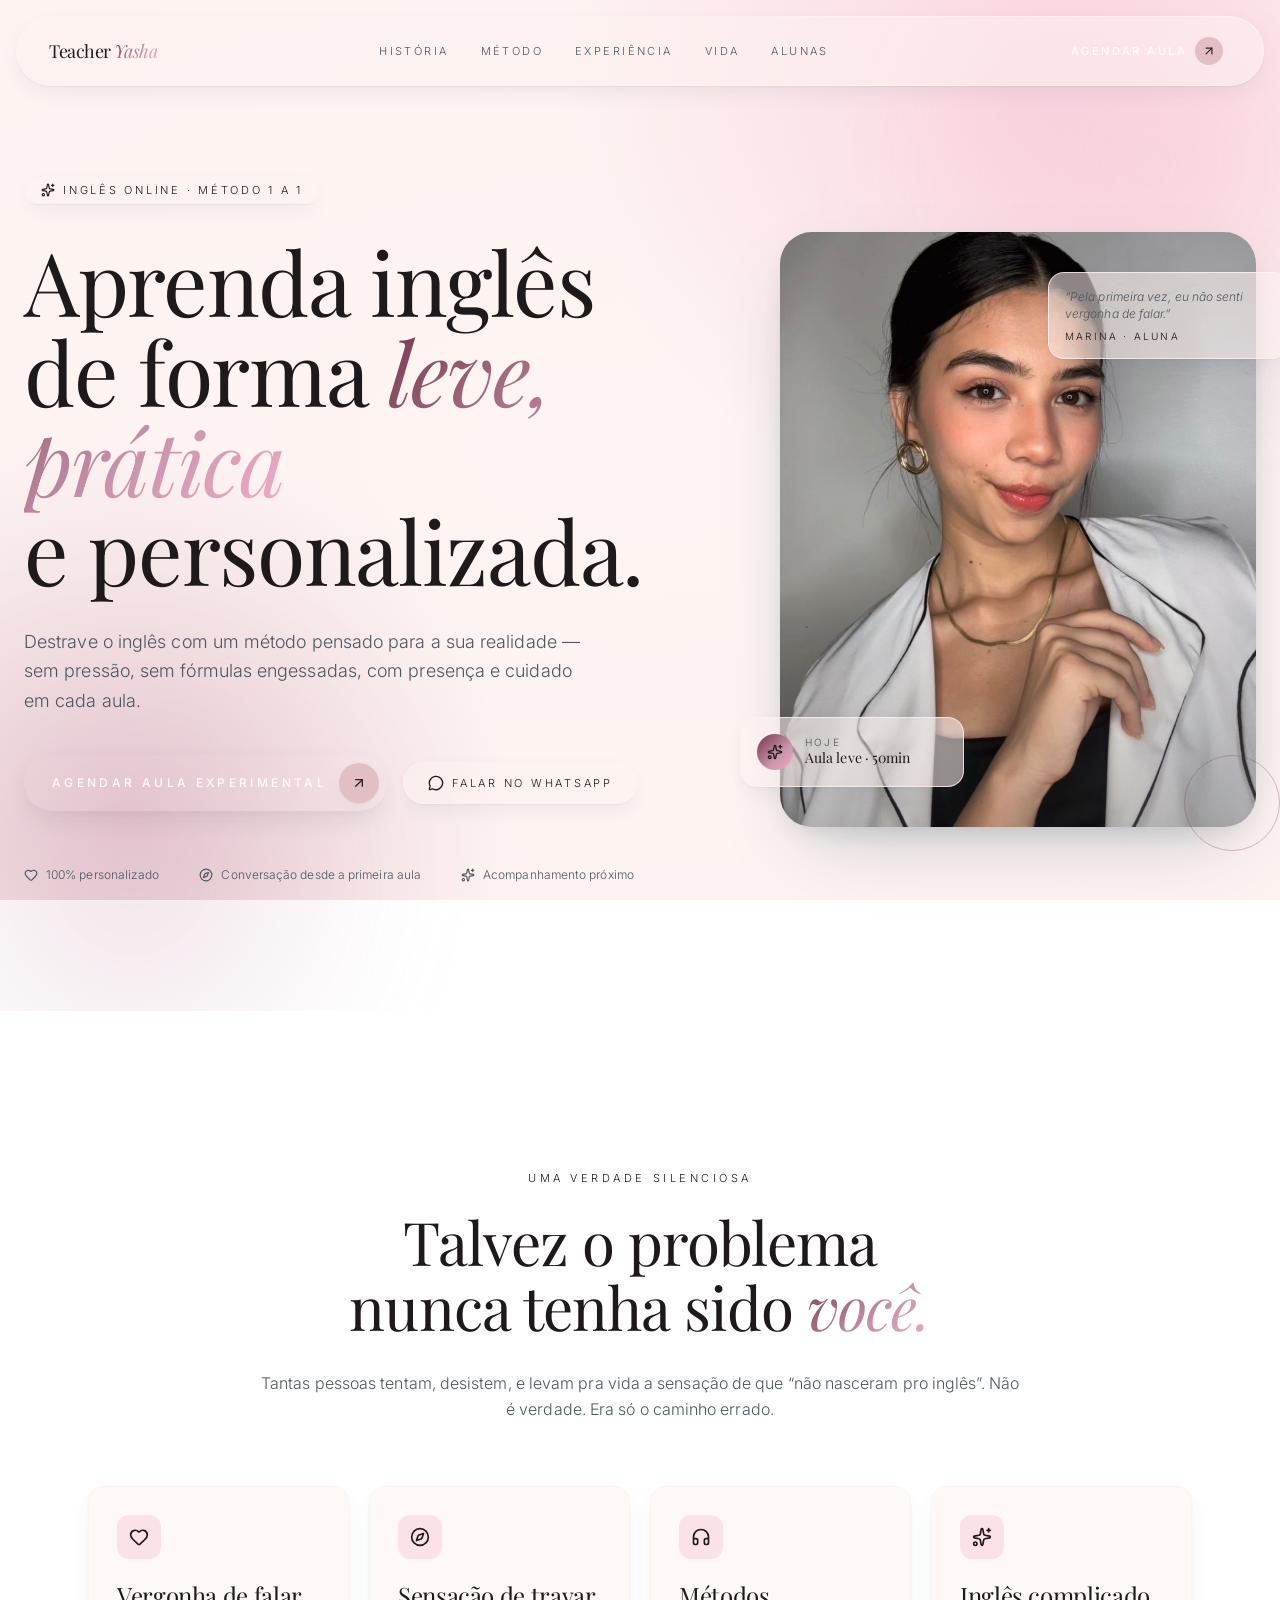
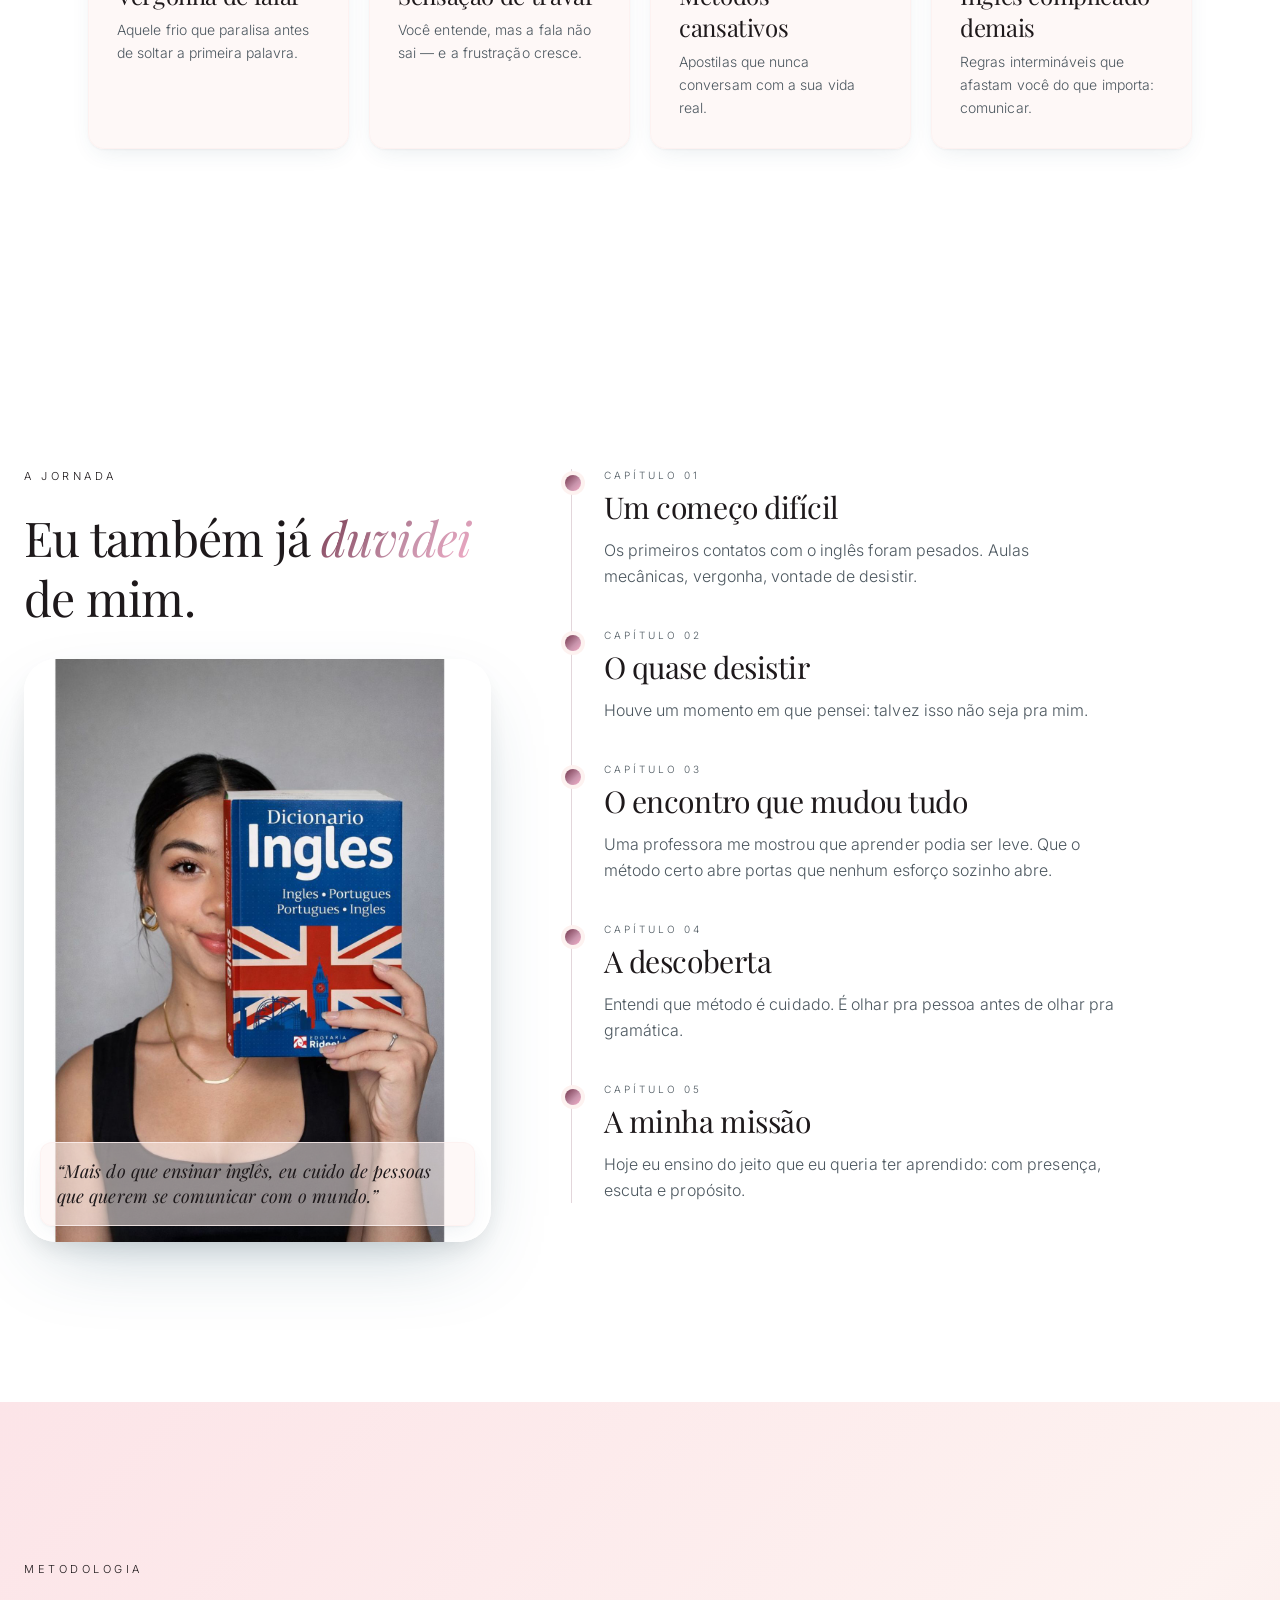
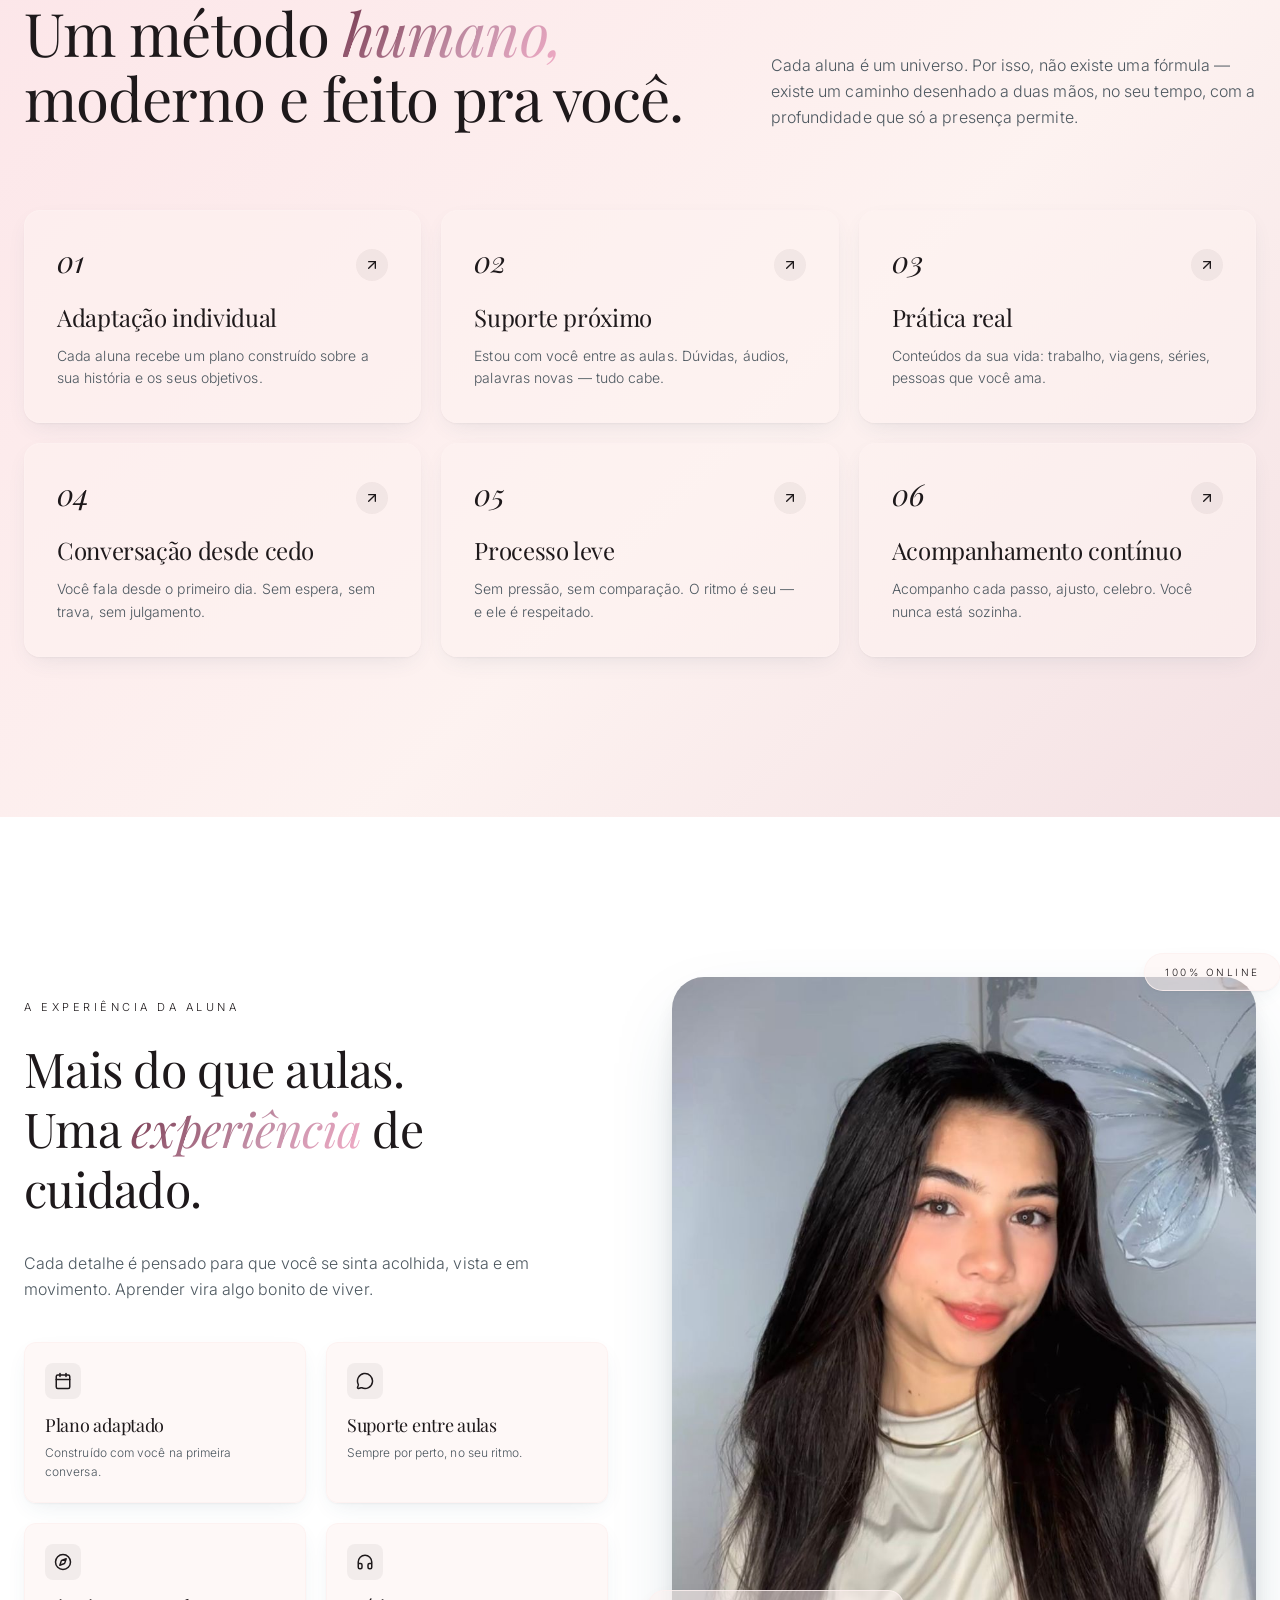
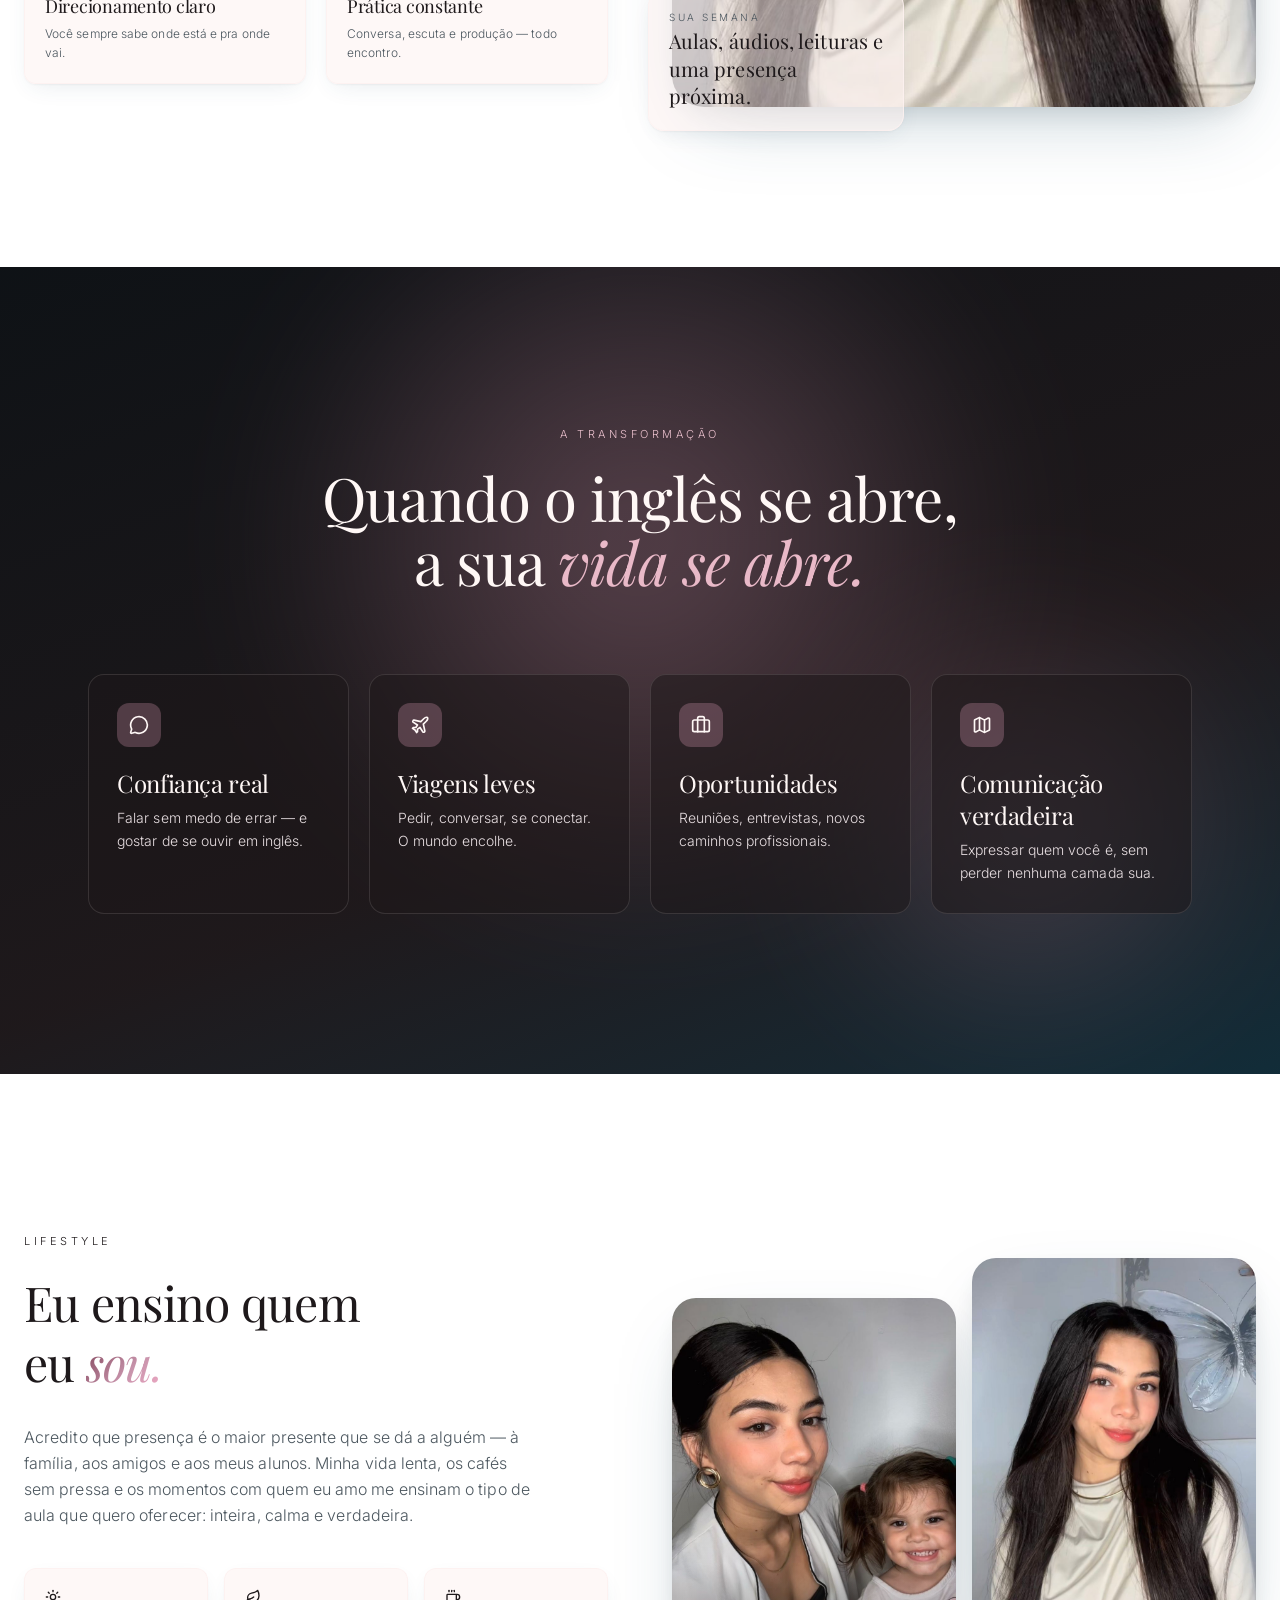
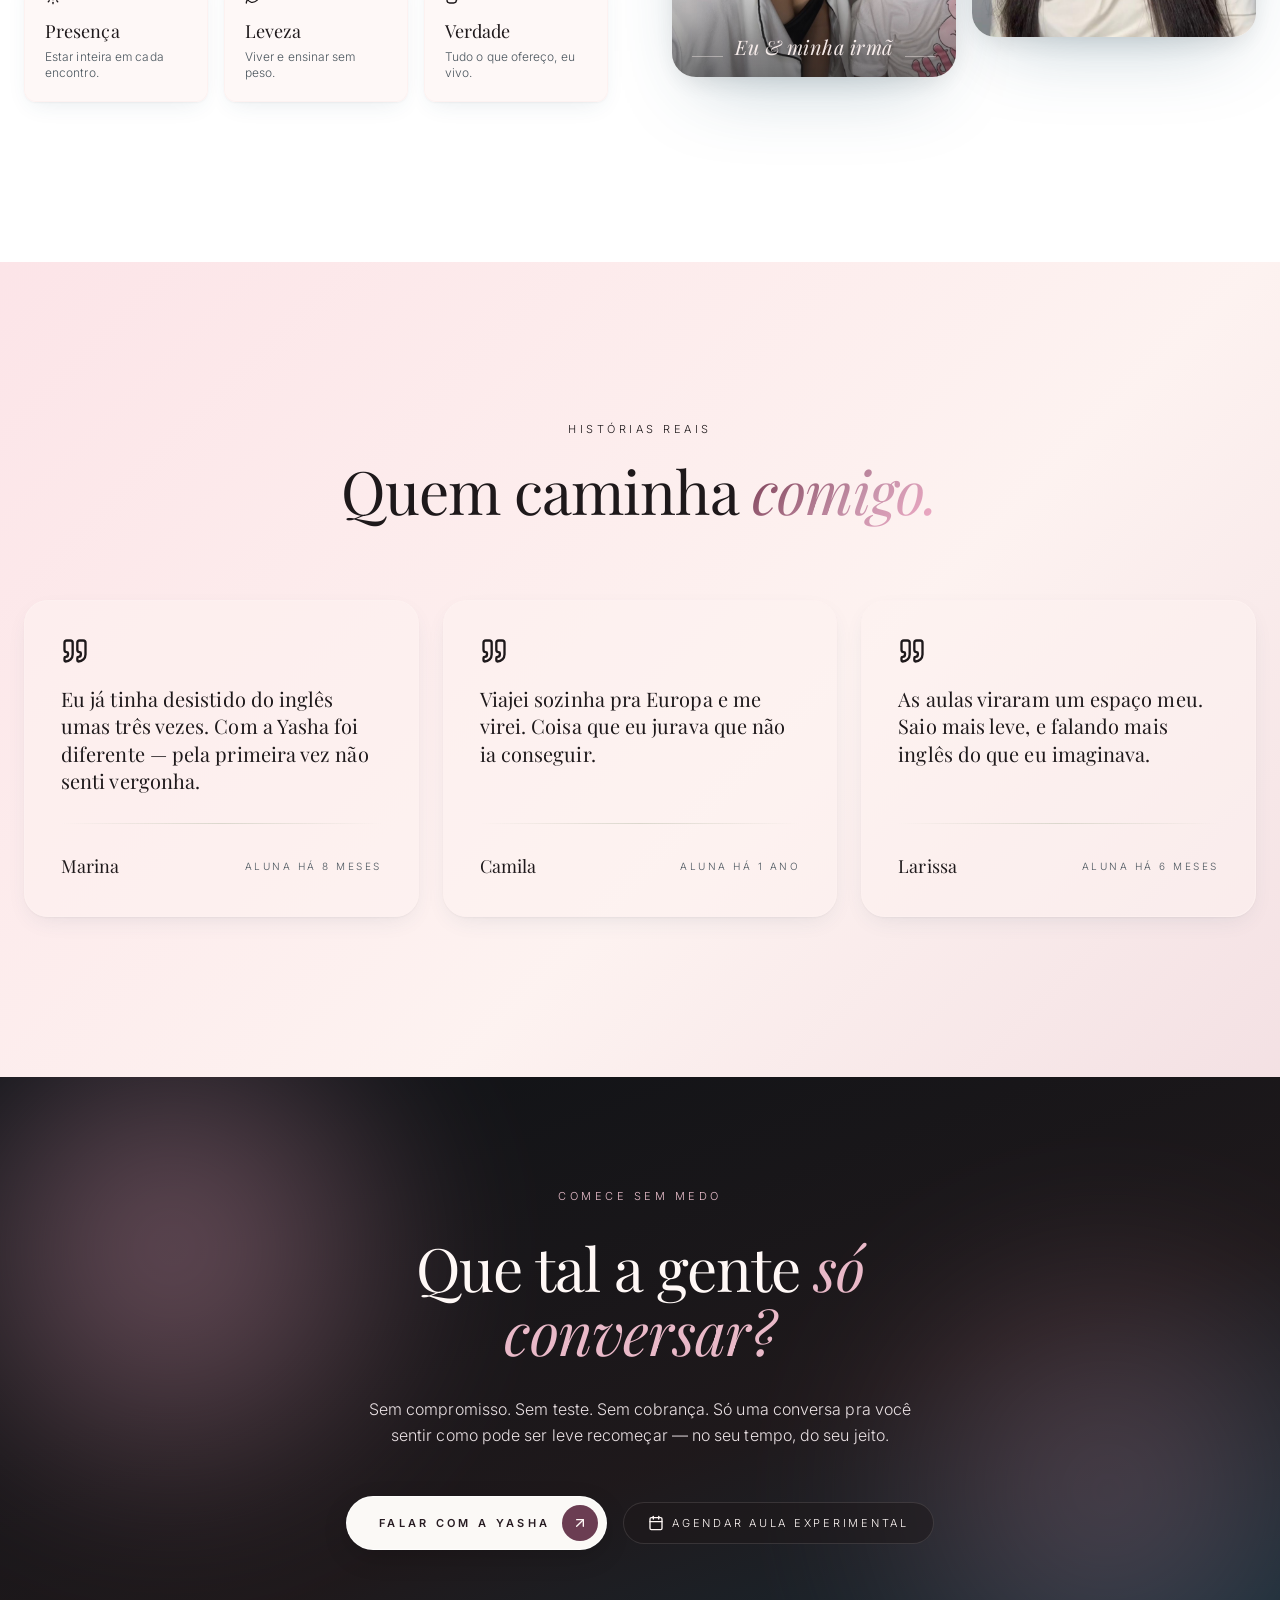
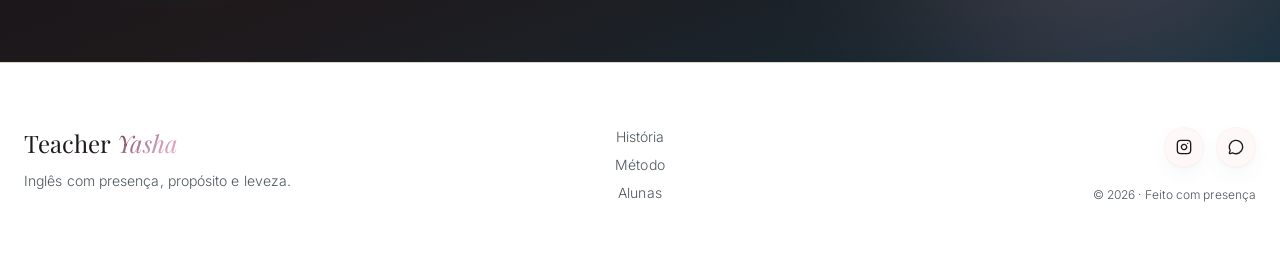
<file: index.html>
<!DOCTYPE html>
<html lang="pt-BR"><head>
<meta charset="utf-8"><meta name="viewport" content="width=device-width, initial-scale=1">
<title>Teacher Yasha — Inglês com leveza, presença e propósito</title>
<meta name="description" content="Aulas de inglês online personalizadas com a Teacher Yasha. Aprenda no seu ritmo, sem pressão, com conexão humana e acompanhamento individual.">
<meta property="og:title" content="Teacher Yasha — Inglês com leveza, presença e propósito">
<meta property="og:description" content="Aulas de inglês online personalizadas com a Teacher Yasha.">
<meta property="og:type" content="website">
<meta property="og:image" content="assets/yasha-portrait--EWad3Fw.jpg">
<meta name="theme-color" content="#fbf9f6"><meta name="yasha-build" content="2026-11-06-mobile-compacto-v11">
<link rel="preconnect" href="https://fonts.googleapis.com">
<link rel="preconnect" href="https://fonts.gstatic.com" crossorigin>
<link href="https://fonts.googleapis.com/css2?family=Cormorant+Garamond:ital,wght@0,300;0,400;0,500;1,400;1,600&family=Inter:wght@300;400;500;600&family=Playfair+Display:ital,wght@0,400;0,500;0,600;1,400;1,500&display=swap" rel="stylesheet">
<link rel="stylesheet" href="styles.css?v=yasha-v9">
<style>.yasha-menu-toggle{display:none;cursor:pointer;background:transparent;border:0;color:var(--foreground);font-size:22px;line-height:1;padding:10px 6px}
.yasha-mobile-menu[hidden]{display:none!important}
.yasha-mobile-menu{position:fixed;top:88px;left:16px;right:16px;z-index:49;border-radius:20px;padding:20px;background:rgba(255,255,255,.96);border:1px solid rgba(232,180,184,.32);box-shadow:0 18px 40px #0002;backdrop-filter:blur(18px);display:grid;gap:8px}
.yasha-mobile-menu a{display:block;font:500 12px/1.6 'Inter',sans-serif;letter-spacing:.2em;text-transform:uppercase;padding:9px;color:var(--foreground);text-decoration:none}
.yasha-mobile-menu a:hover{color:var(--harbor)}
@media(max-width:767px){.yasha-menu-toggle{display:block}}
@media(max-width:430px){nav>.max-w-7xl>a:last-of-type{display:none}}


/* V7: movimento dos balões 100% CSS — sem remover as classes por JavaScript. */
@keyframes yasha-float-gentle {
  0%, 100% { transform: translate3d(0,0,0); }
  50% { transform: translate3d(0,-11px,0); }
}
.float-soft {
  animation: yasha-float-gentle 9s ease-in-out infinite !important;
  will-change: transform;
}
.float-slow {
  animation: yasha-float-gentle 11s ease-in-out infinite !important;
  will-change: transform;
}
@media (prefers-reduced-motion: reduce) {
  .float-soft, .float-slow { animation: none !important; will-change: auto; }
}
/* Ativação explícita para usuários com movimento reduzido. */
html.yasha-motion-opt-in .float-soft {
  animation: yasha-float-gentle 9s ease-in-out infinite !important;
}
html.yasha-motion-opt-in .float-slow {
  animation: yasha-float-gentle 11s ease-in-out infinite !important;
}
/* A navegação por âncoras é animada pelo script, sem animação dupla do CSS. */
html.yasha-scroll-controlled { scroll-behavior: auto !important; }
@media(prefers-reduced-motion:reduce){html{scroll-behavior:auto!important}*,*::before,*::after{animation-duration:.01ms!important;transition-duration:.01ms!important}}
/* Correção de contraste V6 — somente nas duas seções escuras. */
.yasha-dark-panel h2,
.yasha-dark-panel .glass-dark h3 {
  color: #fff8f6 !important;
  -webkit-text-fill-color: #fff8f6 !important;
}
.yasha-dark-panel h2 em {
  color: #e9b9c8 !important;
  -webkit-text-fill-color: #e9b9c8 !important;
}
.yasha-dark-panel .glass-dark p {
  color: #e9e0e3 !important;
  -webkit-text-fill-color: #e9e0e3 !important;
}
.yasha-dark-panel .glass-dark {
  color: #fff8f6 !important;
}
.yasha-dark-panel .text-center > p:first-child {
  color: #eac0cd !important;
  -webkit-text-fill-color: #eac0cd !important;
}
.yasha-final-cta .yasha-final-content h2 {
  color: #fff8f6 !important;
  -webkit-text-fill-color: #fff8f6 !important;
}
.yasha-final-cta .yasha-final-content h2 em {
  color: #e9b9c8 !important;
  -webkit-text-fill-color: #e9b9c8 !important;
}
.yasha-final-cta .yasha-final-content > p:first-child {
  color: #eac0cd !important;
  -webkit-text-fill-color: #eac0cd !important;
}
.yasha-final-cta .yasha-final-content > p:nth-of-type(2) {
  color: #e9e0e3 !important;
  -webkit-text-fill-color: #e9e0e3 !important;
}
.yasha-final-cta .yasha-primary-cta,
.yasha-final-cta .yasha-primary-cta > span:first-child {
  color: #251b20 !important;
  -webkit-text-fill-color: #251b20 !important;
}
.yasha-final-cta .yasha-primary-cta > span:last-child {
  color: #fff8f6 !important;
  -webkit-text-fill-color: #fff8f6 !important;
}
.yasha-final-cta .yasha-secondary-cta {
  color: #fff8f6 !important;
  -webkit-text-fill-color: #fff8f6 !important;
}
.yasha-final-cta .yasha-secondary-cta:hover {
  color: #e9b9c8 !important;
  -webkit-text-fill-color: #e9b9c8 !important;
}

/* V8: o CTA claro não deve herdar o fundo escuro da seção. */
.yasha-final-cta .yasha-primary-cta {
  background: #fbf9f6 !important;
  background-color: #fbf9f6 !important;
  background-image: none !important;
  border: 1px solid rgba(255,255,255,.8) !important;
  box-shadow: 0 8px 25px rgba(0,0,0,.15) !important;
  color: #271c22 !important;
  -webkit-text-fill-color: #271c22 !important;
}
.yasha-final-cta .yasha-primary-cta > span:first-child {
  color: #271c22 !important;
  -webkit-text-fill-color: #271c22 !important;
  opacity: 1 !important;
  font-weight: 600;
}
.yasha-final-cta .yasha-primary-cta > span:last-child {
  background: #6b3d52 !important;
  background-color: #6b3d52 !important;
  color: #fff8f6 !important;
  -webkit-text-fill-color: #fff8f6 !important;
}
.yasha-final-cta .yasha-primary-cta svg {
  color: #fff8f6 !important;
  stroke: #fff8f6 !important;
}
.yasha-final-cta .yasha-primary-cta:hover,
.yasha-final-cta .yasha-primary-cta:focus-visible {
  background: #f3dce4 !important;
  background-color: #f3dce4 !important;
}

/* V9: preserva legibilidade dos CTAs escuros em hover e focus. */
.yasha-dark-cta,
.yasha-dark-cta:visited,
.yasha-dark-cta:hover,
.yasha-dark-cta:focus-visible {
  color: #fffaf8 !important;
  -webkit-text-fill-color: #fffaf8 !important;
  opacity: 1 !important;
}
.yasha-dark-cta > span:first-child,
.yasha-dark-cta:hover > span:first-child,
.yasha-dark-cta:focus-visible > span:first-child {
  color: #fffaf8 !important;
  -webkit-text-fill-color: #fffaf8 !important;
  opacity: 1 !important;
}
.yasha-dark-cta:hover,
.yasha-dark-cta:focus-visible {
  background-color: #2a2329 !important;
  background-image: none !important;
}
.yasha-dark-cta > span:last-child,
.yasha-dark-cta:hover > span:last-child,
.yasha-dark-cta:focus-visible > span:last-child {
  background: #e2bfc2 !important;
  color: #2a2329 !important;
  -webkit-text-fill-color: #2a2329 !important;
}
.yasha-dark-cta > span:last-child svg,
.yasha-dark-cta:hover > span:last-child svg {
  color: #2a2329 !important;
  stroke: #2a2329 !important;
}
/* V11: balões compactos reforçados exclusivamente no celular. */
@media (max-width: 767px) {
  .yasha-hero-quote {
    width: 156px !important;
    max-width: calc(100vw - 40px) !important;
    right: -5px !important;
    top: 14px !important;
    padding: 9px !important;
    border-radius: 16px !important;
  }
  .yasha-hero-quote p:first-child {
    font-size: 10px !important;
    line-height: 1.45 !important;
  }
  .yasha-hero-quote p:last-child {
    font-size: 8.5px !important;
    letter-spacing: .12em !important;
    margin-top: 6px !important;
  }
  .yasha-hero-today {
    width: 150px !important;
    max-width: calc(100vw - 40px) !important;
    left: -6px !important;
    bottom: 26px !important;
    padding: 9px !important;
    border-radius: 16px !important;
  }
  .yasha-hero-today > div { gap: 7px !important; }
  .yasha-hero-today .w-9 {
    width: 27px !important;
    height: 27px !important;
    flex-shrink: 0;
  }
  .yasha-hero-today .text-sm { font-size: 11px !important; }
  .yasha-hero-today p:first-child { font-size: 9px !important; letter-spacing: .13em !important; }
}
</style>
</head><body><main class="min-h-screen text-foreground"><nav class="fixed top-4 left-4 right-4 z-50 glass rounded-full"><div class="max-w-7xl mx-auto px-6 md:px-8 py-3 flex items-center justify-between"><a href="#top" class="font-display text-lg tracking-tight">Teacher <span class="italic text-gradient">Yasha</span></a><div class="hidden md:flex items-center gap-8 text-[11px] uppercase tracking-[0.22em] text-muted-foreground"><a href="#sobre" class="hover:text-foreground transition">História</a><a href="#metodo" class="hover:text-foreground transition">Método</a><a href="#experiencia" class="hover:text-foreground transition">Experiência</a><a href="#vida" class="hover:text-foreground transition">Vida</a><a href="#alunas" class="hover:text-foreground transition">Alunas</a></div><a href="https://wa.me/5597984433028?text=Oi%20Yasha!%20Quero%20saber%20mais%20sobre%20as%20aulas." target="_blank" rel="noreferrer" class="yasha-dark-cta group flex items-center gap-2 bg-[color:var(--harbor)] text-[color:var(--linen)] rounded-full pl-5 pr-2 py-2 text-[11px] font-medium uppercase tracking-[0.22em] hover:bg-foreground transition-colors shadow-sog">Agendar aula<span class="w-7 h-7 rounded-full bg-[color:var(--blush)] text-foreground grid place-items-center group-hover:rotate-45 transition-transform"><svg xmlns="http://www.w3.org/2000/svg" width="24" height="24" viewBox="0 0 24 24" fill="none" stroke="currentColor" stroke-width="2" stroke-linecap="round" stroke-linejoin="round" class="lucide lucide-arrow-up-right w-3.5 h-3.5" aria-hidden="true"><path d="M7 7h10v10"></path><path d="M7 17 17 7"></path></svg></span></a><button type="button" id="abrir-menu" class="yasha-menu-toggle" aria-label="Abrir menu" aria-expanded="false" aria-controls="menu-mobile">☰</button></div></nav><div id="menu-mobile" class="yasha-mobile-menu" hidden><a href="#sobre">História</a><a href="#metodo">Método</a><a href="#experiencia">Experiência</a><a href="#vida">Vida</a><a href="#alunas">Alunas</a><a href="https://wa.me/5597984433028?text=Oi%20Yasha!%20Quero%20saber%20mais%20sobre%20as%20aulas." target="_blank" rel="noreferrer">Agendar aula</a></div><section id="top" class="relative pt-36 md:pt-44 pb-24 md:pb-32 overflow-hidden"><div aria-hidden="true" class="pointer-events-none absolute -top-24 -right-32 w-[520px] h-[520px] rounded-full blur-3xl opacity-60" style="background:radial-gradient(closest-side, color-mix(in oklab, var(--blush) 55%, transparent), transparent)"></div><div aria-hidden="true" class="pointer-events-none absolute -bottom-32 -left-32 w-[520px] h-[520px] rounded-full blur-3xl opacity-50" style="background:radial-gradient(closest-side, color-mix(in oklab, var(--mist) 55%, transparent), transparent)"></div><div class="relative max-w-7xl mx-auto px-6 md:px-10 grid md:grid-cols-12 gap-12 md:gap-16 items-center"><div class="md:col-span-7 fade-up"><div class="inline-flex items-center gap-2 glass rounded-full px-4 py-1.5 text-[11px] uppercase tracking-[0.25em] text-[color:var(--harbor)] mb-8"><svg xmlns="http://www.w3.org/2000/svg" width="24" height="24" viewBox="0 0 24 24" fill="none" stroke="currentColor" stroke-width="2" stroke-linecap="round" stroke-linejoin="round" class="lucide lucide-sparkles w-3.5 h-3.5" aria-hidden="true"><path d="M11.017 2.814a1 1 0 0 1 1.966 0l1.051 5.558a2 2 0 0 0 1.594 1.594l5.558 1.051a1 1 0 0 1 0 1.966l-5.558 1.051a2 2 0 0 0-1.594 1.594l-1.051 5.558a1 1 0 0 1-1.966 0l-1.051-5.558a2 2 0 0 0-1.594-1.594l-5.558-1.051a1 1 0 0 1 0-1.966l5.558-1.051a2 2 0 0 0 1.594-1.594z"></path><path d="M20 2v4"></path><path d="M22 4h-4"></path><circle cx="4" cy="20" r="2"></circle></svg>Inglês online · método 1 a 1</div><h1 class="font-display text-[2.7rem] md:text-7xl lg:text-[5.5rem] leading-[1.02] text-foreground">Aprenda inglês <br/>de forma <em class="italic text-gradient">leve, prática</em> <br/>e personalizada.</h1><p class="mt-8 max-w-xl text-base md:text-lg text-muted-foreground leading-relaxed">Destrave o inglês com um método pensado para a sua realidade — sem pressão, sem fórmulas engessadas, com presença e cuidado em cada aula.</p><div class="mt-10 flex flex-wrap items-center gap-4"><a href="https://wa.me/5597984433028?text=Oi%20Yasha!%20Quero%20saber%20mais%20sobre%20as%20aulas." target="_blank" rel="noreferrer" class="yasha-dark-cta group inline-flex items-center gap-3 bg-[color:var(--harbor)] text-[color:var(--linen)] rounded-full pl-7 pr-2 py-2 hover:bg-foreground transition-all duration-300 shadow-float hover:scale-[1.02] ring-1 ring-[color:var(--harbor)]/20"><span class="text-[12px] font-medium uppercase tracking-[0.28em] py-1.5">Agendar aula experimental</span><span class="w-10 h-10 rounded-full bg-[color:var(--blush)] text-foreground grid place-items-center group-hover:rotate-45 transition-transform duration-300 shadow-soft"><svg xmlns="http://www.w3.org/2000/svg" width="24" height="24" viewBox="0 0 24 24" fill="none" stroke="currentColor" stroke-width="2" stroke-linecap="round" stroke-linejoin="round" class="lucide lucide-arrow-up-right w-4 h-4" aria-hidden="true"><path d="M7 7h10v10"></path><path d="M7 17 17 7"></path></svg></span></a><a href="https://wa.me/5597984433028?text=Oi%20Yasha!%20Quero%20saber%20mais%20sobre%20as%20aulas." target="_blank" rel="noreferrer" class="inline-flex items-center gap-2 glass rounded-full px-6 py-3 text-[11px] uppercase tracking-[0.25em] hover:text-[color:var(--harbor)] transition"><svg xmlns="http://www.w3.org/2000/svg" width="24" height="24" viewBox="0 0 24 24" fill="none" stroke="currentColor" stroke-width="2" stroke-linecap="round" stroke-linejoin="round" class="lucide lucide-message-circle w-4 h-4" aria-hidden="true"><path d="M2.992 16.342a2 2 0 0 1 .094 1.167l-1.065 3.29a1 1 0 0 0 1.236 1.168l3.413-.998a2 2 0 0 1 1.099.092 10 10 0 1 0-4.777-4.719"></path></svg>Falar no WhatsApp</a></div><div class="mt-14 flex flex-wrap items-center gap-x-10 gap-y-4 text-xs text-muted-foreground"><div class="flex items-center gap-2"><svg xmlns="http://www.w3.org/2000/svg" width="24" height="24" viewBox="0 0 24 24" fill="none" stroke="currentColor" stroke-width="2" stroke-linecap="round" stroke-linejoin="round" class="lucide lucide-heart w-3.5 h-3.5 text-[color:var(--blush)]" aria-hidden="true"><path d="M2 9.5a5.5 5.5 0 0 1 9.591-3.676.56.56 0 0 0 .818 0A5.49 5.49 0 0 1 22 9.5c0 2.29-1.5 4-3 5.5l-5.492 5.313a2 2 0 0 1-3 .019L5 15c-1.5-1.5-3-3.2-3-5.5"></path></svg> 100% personalizado</div><div class="flex items-center gap-2"><svg xmlns="http://www.w3.org/2000/svg" width="24" height="24" viewBox="0 0 24 24" fill="none" stroke="currentColor" stroke-width="2" stroke-linecap="round" stroke-linejoin="round" class="lucide lucide-compass w-3.5 h-3.5 text-[color:var(--harbor)]" aria-hidden="true"><circle cx="12" cy="12" r="10"></circle><path d="m16.24 7.76-1.804 5.411a2 2 0 0 1-1.265 1.265L7.76 16.24l1.804-5.411a2 2 0 0 1 1.265-1.265z"></path></svg> Conversação desde a primeira aula</div><div class="flex items-center gap-2"><svg xmlns="http://www.w3.org/2000/svg" width="24" height="24" viewBox="0 0 24 24" fill="none" stroke="currentColor" stroke-width="2" stroke-linecap="round" stroke-linejoin="round" class="lucide lucide-sparkles w-3.5 h-3.5 text-[color:var(--mist)]" aria-hidden="true"><path d="M11.017 2.814a1 1 0 0 1 1.966 0l1.051 5.558a2 2 0 0 0 1.594 1.594l5.558 1.051a1 1 0 0 1 0 1.966l-5.558 1.051a2 2 0 0 0-1.594 1.594l-1.051 5.558a1 1 0 0 1-1.966 0l-1.051-5.558a2 2 0 0 0-1.594-1.594l-5.558-1.051a1 1 0 0 1 0-1.966l5.558-1.051a2 2 0 0 0 1.594-1.594z"></path><path d="M20 2v4"></path><path d="M22 4h-4"></path><circle cx="4" cy="20" r="2"></circle></svg> Acompanhamento próximo</div></div></div><div class="md:col-span-5 fade-up delay-2"><div class="relative"><div class="relative aspect-[4/5] overflow-hidden rounded-[2rem] shadow-float"><img src="assets/yasha-portrait--EWad3Fw.jpg" alt="Teacher Yasha" class="w-full h-full object-cover"/><div class="absolute inset-0" style="background:linear-gradient(180deg, transparent 60%, rgba(26,26,26,0.25))"></div></div><div class="yasha-hero-today absolute -left-6 md:-left-10 bottom-10 glass rounded-2xl p-4 w-56 float-slow"><div class="flex items-center gap-3"><div class="w-9 h-9 rounded-full grid place-items-center" style="background:var(--gradient-text)"><svg xmlns="http://www.w3.org/2000/svg" width="24" height="24" viewBox="0 0 24 24" fill="none" stroke="currentColor" stroke-width="2" stroke-linecap="round" stroke-linejoin="round" class="lucide lucide-sparkles w-4 h-4 text-[color:var(--linen)]" aria-hidden="true"><path d="M11.017 2.814a1 1 0 0 1 1.966 0l1.051 5.558a2 2 0 0 0 1.594 1.594l5.558 1.051a1 1 0 0 1 0 1.966l-5.558 1.051a2 2 0 0 0-1.594 1.594l-1.051 5.558a1 1 0 0 1-1.966 0l-1.051-5.558a2 2 0 0 0-1.594-1.594l-5.558-1.051a1 1 0 0 1 0-1.966l5.558-1.051a2 2 0 0 0 1.594-1.594z"></path><path d="M20 2v4"></path><path d="M22 4h-4"></path><circle cx="4" cy="20" r="2"></circle></svg></div><div><p class="text-[10px] uppercase tracking-[0.22em] text-muted-foreground">Hoje</p><p class="text-sm font-display">Aula leve · 50min</p></div></div></div><div class="yasha-hero-quote absolute -right-3 md:-right-8 top-10 glass rounded-2xl p-4 w-60 float-soft"><p class="text-xs italic text-muted-foreground leading-snug">“Pela primeira vez, eu não senti vergonha de falar.”</p><p class="mt-2 text-[10px] uppercase tracking-[0.22em] text-[color:var(--harbor)]">Marina · aluna</p></div><div aria-hidden="true" class="absolute -bottom-6 -right-6 w-24 h-24 rounded-full border border-[color:var(--harbor)]/30"></div></div></div></div></section><section class="relative py-28 md:py-40"><div class="max-w-6xl mx-auto px-6 md:px-10"><div class="text-center max-w-3xl mx-auto mb-16 fade-up"><p class="text-[11px] uppercase tracking-[0.32em] text-[color:var(--harbor)] mb-6">Uma verdade silenciosa</p><h2 class="font-display text-4xl md:text-6xl leading-[1.08]">Talvez o problema <br/> nunca tenha sido <em class="text-gradient">você.</em></h2><p class="mt-8 text-muted-foreground leading-relaxed">Tantas pessoas tentam, desistem, e levam pra vida a sensação de que “não nasceram pro inglês”. Não é verdade. Era só o caminho errado.</p></div><div class="grid sm:grid-cols-2 lg:grid-cols-4 gap-5"><div class="group relative glass rounded-2xl p-7 fade-up hover:-translate-y-1 transition-all duration-500" style="animation-delay:0s"><div class="w-11 h-11 rounded-xl grid place-items-center mb-5" style="background:color-mix(in oklab, var(--blush) 30%, transparent)"><svg xmlns="http://www.w3.org/2000/svg" width="24" height="24" viewBox="0 0 24 24" fill="none" stroke="currentColor" stroke-width="2" stroke-linecap="round" stroke-linejoin="round" class="lucide lucide-heart w-5 h-5 text-[color:var(--harbor)]" aria-hidden="true"><path d="M2 9.5a5.5 5.5 0 0 1 9.591-3.676.56.56 0 0 0 .818 0A5.49 5.49 0 0 1 22 9.5c0 2.29-1.5 4-3 5.5l-5.492 5.313a2 2 0 0 1-3 .019L5 15c-1.5-1.5-3-3.2-3-5.5"></path></svg></div><h3 class="font-display text-2xl mb-2">Vergonha de falar</h3><p class="text-sm text-muted-foreground leading-relaxed">Aquele frio que paralisa antes de soltar a primeira palavra.</p><div aria-hidden="true" class="absolute inset-x-7 bottom-3 h-px bg-gradient-to-r from-transparent via-[color:var(--blush)]/40 to-transparent opacity-0 group-hover:opacity-100 transition"></div></div><div class="group relative glass rounded-2xl p-7 fade-up hover:-translate-y-1 transition-all duration-500" style="animation-delay:0.08s"><div class="w-11 h-11 rounded-xl grid place-items-center mb-5" style="background:color-mix(in oklab, var(--blush) 30%, transparent)"><svg xmlns="http://www.w3.org/2000/svg" width="24" height="24" viewBox="0 0 24 24" fill="none" stroke="currentColor" stroke-width="2" stroke-linecap="round" stroke-linejoin="round" class="lucide lucide-compass w-5 h-5 text-[color:var(--harbor)]" aria-hidden="true"><circle cx="12" cy="12" r="10"></circle><path d="m16.24 7.76-1.804 5.411a2 2 0 0 1-1.265 1.265L7.76 16.24l1.804-5.411a2 2 0 0 1 1.265-1.265z"></path></svg></div><h3 class="font-display text-2xl mb-2">Sensação de travar</h3><p class="text-sm text-muted-foreground leading-relaxed">Você entende, mas a fala não sai — e a frustração cresce.</p><div aria-hidden="true" class="absolute inset-x-7 bottom-3 h-px bg-gradient-to-r from-transparent via-[color:var(--blush)]/40 to-transparent opacity-0 group-hover:opacity-100 transition"></div></div><div class="group relative glass rounded-2xl p-7 fade-up hover:-translate-y-1 transition-all duration-500" style="animation-delay:0.16s"><div class="w-11 h-11 rounded-xl grid place-items-center mb-5" style="background:color-mix(in oklab, var(--blush) 30%, transparent)"><svg xmlns="http://www.w3.org/2000/svg" width="24" height="24" viewBox="0 0 24 24" fill="none" stroke="currentColor" stroke-width="2" stroke-linecap="round" stroke-linejoin="round" class="lucide lucide-headphones w-5 h-5 text-[color:var(--harbor)]" aria-hidden="true"><path d="M3 14h3a2 2 0 0 1 2 2v3a2 2 0 0 1-2 2H5a2 2 0 0 1-2-2v-7a9 9 0 0 1 18 0v7a2 2 0 0 1-2 2h-1a2 2 0 0 1-2-2v-3a2 2 0 0 1 2-2h3"></path></svg></div><h3 class="font-display text-2xl mb-2">Métodos cansativos</h3><p class="text-sm text-muted-foreground leading-relaxed">Apostilas que nunca conversam com a sua vida real.</p><div aria-hidden="true" class="absolute inset-x-7 bottom-3 h-px bg-gradient-to-r from-transparent via-[color:var(--blush)]/40 to-transparent opacity-0 group-hover:opacity-100 transition"></div></div><div class="group relative glass rounded-2xl p-7 fade-up hover:-translate-y-1 transition-all duration-500" style="animation-delay:0.24s"><div class="w-11 h-11 rounded-xl grid place-items-center mb-5" style="background:color-mix(in oklab, var(--blush) 30%, transparent)"><svg xmlns="http://www.w3.org/2000/svg" width="24" height="24" viewBox="0 0 24 24" fill="none" stroke="currentColor" stroke-width="2" stroke-linecap="round" stroke-linejoin="round" class="lucide lucide-sparkles w-5 h-5 text-[color:var(--harbor)]" aria-hidden="true"><path d="M11.017 2.814a1 1 0 0 1 1.966 0l1.051 5.558a2 2 0 0 0 1.594 1.594l5.558 1.051a1 1 0 0 1 0 1.966l-5.558 1.051a2 2 0 0 0-1.594 1.594l-1.051 5.558a1 1 0 0 1-1.966 0l-1.051-5.558a2 2 0 0 0-1.594-1.594l-5.558-1.051a1 1 0 0 1 0-1.966l5.558-1.051a2 2 0 0 0 1.594-1.594z"></path><path d="M20 2v4"></path><path d="M22 4h-4"></path><circle cx="4" cy="20" r="2"></circle></svg></div><h3 class="font-display text-2xl mb-2">Inglês complicado demais</h3><p class="text-sm text-muted-foreground leading-relaxed">Regras intermináveis que afastam você do que importa: comunicar.</p><div aria-hidden="true" class="absolute inset-x-7 bottom-3 h-px bg-gradient-to-r from-transparent via-[color:var(--blush)]/40 to-transparent opacity-0 group-hover:opacity-100 transition"></div></div></div></div></section><section id="sobre" class="relative py-28 md:py-40"><div class="max-w-7xl mx-auto px-6 md:px-10 grid md:grid-cols-12 gap-12 md:gap-20 items-start"><div class="md:col-span-5 md:sticky md:top-32 fade-up"><p class="text-[11px] uppercase tracking-[0.32em] text-[color:var(--harbor)] mb-6">A jornada</p><h2 class="font-display text-4xl md:text-5xl leading-tight mb-8">Eu também já <em class="text-gradient">duvidei</em> de mim.</h2><div class="relative aspect-[4/5] overflow-hidden rounded-[2rem] shadow-float"><img src="assets/yasha-book-FJUB7qEd.jpg" alt="Yasha" class="w-full h-full object-cover"/><div class="absolute bottom-4 left-4 right-4 glass rounded-xl p-4"><p class="font-display italic text-lg leading-snug">“Mais do que ensinar inglês, eu cuido de pessoas que querem se comunicar com o mundo.”</p></div></div></div><div class="md:col-span-7 fade-up delay-2"><ol class="relative border-l border-[color:var(--harbor)]/20 pl-8 space-y-10"><li class="relative"><span class="absolute -left-[39px] top-1.5 w-4 h-4 rounded-full" style="background:var(--gradient-text);box-shadow:0 0 0 4px var(--linen)"></span><p class="text-[10px] uppercase tracking-[0.3em] text-muted-foreground mb-2">Capítulo <!-- -->01</p><h3 class="font-display text-2xl md:text-3xl mb-3">Um começo difícil</h3><p class="text-muted-foreground leading-relaxed max-w-lg">Os primeiros contatos com o inglês foram pesados. Aulas mecânicas, vergonha, vontade de desistir.</p></li><li class="relative"><span class="absolute -left-[39px] top-1.5 w-4 h-4 rounded-full" style="background:var(--gradient-text);box-shadow:0 0 0 4px var(--linen)"></span><p class="text-[10px] uppercase tracking-[0.3em] text-muted-foreground mb-2">Capítulo <!-- -->02</p><h3 class="font-display text-2xl md:text-3xl mb-3">O quase desistir</h3><p class="text-muted-foreground leading-relaxed max-w-lg">Houve um momento em que pensei: talvez isso não seja pra mim.</p></li><li class="relative"><span class="absolute -left-[39px] top-1.5 w-4 h-4 rounded-full" style="background:var(--gradient-text);box-shadow:0 0 0 4px var(--linen)"></span><p class="text-[10px] uppercase tracking-[0.3em] text-muted-foreground mb-2">Capítulo <!-- -->03</p><h3 class="font-display text-2xl md:text-3xl mb-3">O encontro que mudou tudo</h3><p class="text-muted-foreground leading-relaxed max-w-lg">Uma professora me mostrou que aprender podia ser leve. Que o método certo abre portas que nenhum esforço sozinho abre.</p></li><li class="relative"><span class="absolute -left-[39px] top-1.5 w-4 h-4 rounded-full" style="background:var(--gradient-text);box-shadow:0 0 0 4px var(--linen)"></span><p class="text-[10px] uppercase tracking-[0.3em] text-muted-foreground mb-2">Capítulo <!-- -->04</p><h3 class="font-display text-2xl md:text-3xl mb-3">A descoberta</h3><p class="text-muted-foreground leading-relaxed max-w-lg">Entendi que método é cuidado. É olhar pra pessoa antes de olhar pra gramática.</p></li><li class="relative"><span class="absolute -left-[39px] top-1.5 w-4 h-4 rounded-full" style="background:var(--gradient-text);box-shadow:0 0 0 4px var(--linen)"></span><p class="text-[10px] uppercase tracking-[0.3em] text-muted-foreground mb-2">Capítulo <!-- -->05</p><h3 class="font-display text-2xl md:text-3xl mb-3">A minha missão</h3><p class="text-muted-foreground leading-relaxed max-w-lg">Hoje eu ensino do jeito que eu queria ter aprendido: com presença, escuta e propósito.</p></li></ol></div></div></section><section id="metodo" class="relative py-28 md:py-40 bg-soft"><div class="max-w-7xl mx-auto px-6 md:px-10"><div class="grid md:grid-cols-12 gap-12 mb-20"><div class="md:col-span-7 fade-up"><p class="text-[11px] uppercase tracking-[0.32em] text-[color:var(--harbor)] mb-6">Metodologia</p><h2 class="font-display text-4xl md:text-6xl leading-[1.08]">Um método <em class="text-gradient">humano,</em> <br/>moderno e feito pra você.</h2></div><div class="md:col-span-5 fade-up delay-2 flex items-end"><p class="text-muted-foreground leading-relaxed">Cada aluna é um universo. Por isso, não existe uma fórmula — existe um caminho desenhado a duas mãos, no seu tempo, com a profundidade que só a presença permite.</p></div></div><div class="grid md:grid-cols-2 lg:grid-cols-3 gap-5"><div class="group relative glass rounded-2xl p-8 hover:-translate-y-1 transition-all duration-500 fade-up" style="animation-delay:0s"><div class="flex items-baseline justify-between mb-5"><span class="font-display italic text-3xl text-[color:var(--mist)]">01</span><span class="w-8 h-8 rounded-full grid place-items-center bg-foreground/5 group-hover:bg-[color:var(--blush)]/40 transition"><svg xmlns="http://www.w3.org/2000/svg" width="24" height="24" viewBox="0 0 24 24" fill="none" stroke="currentColor" stroke-width="2" stroke-linecap="round" stroke-linejoin="round" class="lucide lucide-arrow-up-right w-4 h-4" aria-hidden="true"><path d="M7 7h10v10"></path><path d="M7 17 17 7"></path></svg></span></div><h3 class="font-display text-2xl mb-3">Adaptação individual</h3><p class="text-sm text-muted-foreground leading-relaxed">Cada aluna recebe um plano construído sobre a sua história e os seus objetivos.</p></div><div class="group relative glass rounded-2xl p-8 hover:-translate-y-1 transition-all duration-500 fade-up" style="animation-delay:0.07s"><div class="flex items-baseline justify-between mb-5"><span class="font-display italic text-3xl text-[color:var(--mist)]">02</span><span class="w-8 h-8 rounded-full grid place-items-center bg-foreground/5 group-hover:bg-[color:var(--blush)]/40 transition"><svg xmlns="http://www.w3.org/2000/svg" width="24" height="24" viewBox="0 0 24 24" fill="none" stroke="currentColor" stroke-width="2" stroke-linecap="round" stroke-linejoin="round" class="lucide lucide-arrow-up-right w-4 h-4" aria-hidden="true"><path d="M7 7h10v10"></path><path d="M7 17 17 7"></path></svg></span></div><h3 class="font-display text-2xl mb-3">Suporte próximo</h3><p class="text-sm text-muted-foreground leading-relaxed">Estou com você entre as aulas. Dúvidas, áudios, palavras novas — tudo cabe.</p></div><div class="group relative glass rounded-2xl p-8 hover:-translate-y-1 transition-all duration-500 fade-up" style="animation-delay:0.14s"><div class="flex items-baseline justify-between mb-5"><span class="font-display italic text-3xl text-[color:var(--mist)]">03</span><span class="w-8 h-8 rounded-full grid place-items-center bg-foreground/5 group-hover:bg-[color:var(--blush)]/40 transition"><svg xmlns="http://www.w3.org/2000/svg" width="24" height="24" viewBox="0 0 24 24" fill="none" stroke="currentColor" stroke-width="2" stroke-linecap="round" stroke-linejoin="round" class="lucide lucide-arrow-up-right w-4 h-4" aria-hidden="true"><path d="M7 7h10v10"></path><path d="M7 17 17 7"></path></svg></span></div><h3 class="font-display text-2xl mb-3">Prática real</h3><p class="text-sm text-muted-foreground leading-relaxed">Conteúdos da sua vida: trabalho, viagens, séries, pessoas que você ama.</p></div><div class="group relative glass rounded-2xl p-8 hover:-translate-y-1 transition-all duration-500 fade-up" style="animation-delay:0.21000000000000002s"><div class="flex items-baseline justify-between mb-5"><span class="font-display italic text-3xl text-[color:var(--mist)]">04</span><span class="w-8 h-8 rounded-full grid place-items-center bg-foreground/5 group-hover:bg-[color:var(--blush)]/40 transition"><svg xmlns="http://www.w3.org/2000/svg" width="24" height="24" viewBox="0 0 24 24" fill="none" stroke="currentColor" stroke-width="2" stroke-linecap="round" stroke-linejoin="round" class="lucide lucide-arrow-up-right w-4 h-4" aria-hidden="true"><path d="M7 7h10v10"></path><path d="M7 17 17 7"></path></svg></span></div><h3 class="font-display text-2xl mb-3">Conversação desde cedo</h3><p class="text-sm text-muted-foreground leading-relaxed">Você fala desde o primeiro dia. Sem espera, sem trava, sem julgamento.</p></div><div class="group relative glass rounded-2xl p-8 hover:-translate-y-1 transition-all duration-500 fade-up" style="animation-delay:0.28s"><div class="flex items-baseline justify-between mb-5"><span class="font-display italic text-3xl text-[color:var(--mist)]">05</span><span class="w-8 h-8 rounded-full grid place-items-center bg-foreground/5 group-hover:bg-[color:var(--blush)]/40 transition"><svg xmlns="http://www.w3.org/2000/svg" width="24" height="24" viewBox="0 0 24 24" fill="none" stroke="currentColor" stroke-width="2" stroke-linecap="round" stroke-linejoin="round" class="lucide lucide-arrow-up-right w-4 h-4" aria-hidden="true"><path d="M7 7h10v10"></path><path d="M7 17 17 7"></path></svg></span></div><h3 class="font-display text-2xl mb-3">Processo leve</h3><p class="text-sm text-muted-foreground leading-relaxed">Sem pressão, sem comparação. O ritmo é seu — e ele é respeitado.</p></div><div class="group relative glass rounded-2xl p-8 hover:-translate-y-1 transition-all duration-500 fade-up" style="animation-delay:0.35000000000000003s"><div class="flex items-baseline justify-between mb-5"><span class="font-display italic text-3xl text-[color:var(--mist)]">06</span><span class="w-8 h-8 rounded-full grid place-items-center bg-foreground/5 group-hover:bg-[color:var(--blush)]/40 transition"><svg xmlns="http://www.w3.org/2000/svg" width="24" height="24" viewBox="0 0 24 24" fill="none" stroke="currentColor" stroke-width="2" stroke-linecap="round" stroke-linejoin="round" class="lucide lucide-arrow-up-right w-4 h-4" aria-hidden="true"><path d="M7 7h10v10"></path><path d="M7 17 17 7"></path></svg></span></div><h3 class="font-display text-2xl mb-3">Acompanhamento contínuo</h3><p class="text-sm text-muted-foreground leading-relaxed">Acompanho cada passo, ajusto, celebro. Você nunca está sozinha.</p></div></div></div></section><section id="experiencia" class="relative py-28 md:py-40"><div class="max-w-7xl mx-auto px-6 md:px-10 grid md:grid-cols-12 gap-12 md:gap-16 items-center"><div class="md:col-span-6 fade-up"><p class="text-[11px] uppercase tracking-[0.32em] text-[color:var(--harbor)] mb-6">A experiência da aluna</p><h2 class="font-display text-4xl md:text-5xl leading-tight mb-8">Mais do que aulas. <br/> Uma <em class="text-gradient">experiência</em> de cuidado.</h2><p class="text-muted-foreground leading-relaxed mb-10 max-w-lg">Cada detalhe é pensado para que você se sinta acolhida, vista e em movimento. Aprender vira algo bonito de viver.</p><div class="grid sm:grid-cols-2 gap-5"><div class="glass rounded-xl p-5"><div class="w-9 h-9 rounded-lg grid place-items-center mb-3 bg-foreground/5"><svg xmlns="http://www.w3.org/2000/svg" width="24" height="24" viewBox="0 0 24 24" fill="none" stroke="currentColor" stroke-width="2" stroke-linecap="round" stroke-linejoin="round" class="lucide lucide-calendar w-4.5 h-4.5 text-[color:var(--harbor)]" aria-hidden="true"><path d="M8 2v4"></path><path d="M16 2v4"></path><rect width="18" height="18" x="3" y="4" rx="2"></rect><path d="M3 10h18"></path></svg></div><h4 class="font-display text-lg mb-1">Plano adaptado</h4><p class="text-xs text-muted-foreground leading-relaxed">Construído com você na primeira conversa.</p></div><div class="glass rounded-xl p-5"><div class="w-9 h-9 rounded-lg grid place-items-center mb-3 bg-foreground/5"><svg xmlns="http://www.w3.org/2000/svg" width="24" height="24" viewBox="0 0 24 24" fill="none" stroke="currentColor" stroke-width="2" stroke-linecap="round" stroke-linejoin="round" class="lucide lucide-message-circle w-4.5 h-4.5 text-[color:var(--harbor)]" aria-hidden="true"><path d="M2.992 16.342a2 2 0 0 1 .094 1.167l-1.065 3.29a1 1 0 0 0 1.236 1.168l3.413-.998a2 2 0 0 1 1.099.092 10 10 0 1 0-4.777-4.719"></path></svg></div><h4 class="font-display text-lg mb-1">Suporte entre aulas</h4><p class="text-xs text-muted-foreground leading-relaxed">Sempre por perto, no seu ritmo.</p></div><div class="glass rounded-xl p-5"><div class="w-9 h-9 rounded-lg grid place-items-center mb-3 bg-foreground/5"><svg xmlns="http://www.w3.org/2000/svg" width="24" height="24" viewBox="0 0 24 24" fill="none" stroke="currentColor" stroke-width="2" stroke-linecap="round" stroke-linejoin="round" class="lucide lucide-compass w-4.5 h-4.5 text-[color:var(--harbor)]" aria-hidden="true"><circle cx="12" cy="12" r="10"></circle><path d="m16.24 7.76-1.804 5.411a2 2 0 0 1-1.265 1.265L7.76 16.24l1.804-5.411a2 2 0 0 1 1.265-1.265z"></path></svg></div><h4 class="font-display text-lg mb-1">Direcionamento claro</h4><p class="text-xs text-muted-foreground leading-relaxed">Você sempre sabe onde está e pra onde vai.</p></div><div class="glass rounded-xl p-5"><div class="w-9 h-9 rounded-lg grid place-items-center mb-3 bg-foreground/5"><svg xmlns="http://www.w3.org/2000/svg" width="24" height="24" viewBox="0 0 24 24" fill="none" stroke="currentColor" stroke-width="2" stroke-linecap="round" stroke-linejoin="round" class="lucide lucide-headphones w-4.5 h-4.5 text-[color:var(--harbor)]" aria-hidden="true"><path d="M3 14h3a2 2 0 0 1 2 2v3a2 2 0 0 1-2 2H5a2 2 0 0 1-2-2v-7a9 9 0 0 1 18 0v7a2 2 0 0 1-2 2h-1a2 2 0 0 1-2-2v-3a2 2 0 0 1 2-2h3"></path></svg></div><h4 class="font-display text-lg mb-1">Prática constante</h4><p class="text-xs text-muted-foreground leading-relaxed">Conversa, escuta e produção — todo encontro.</p></div></div></div><div class="md:col-span-6 fade-up delay-2"><div class="relative"><div class="aspect-[4/5] overflow-hidden rounded-[2rem] shadow-float"><img src="assets/yasha-lifestyle-ir5b4ZoR.jpg" alt="Experiência" class="w-full h-full object-cover"/></div><div class="absolute -bottom-6 -left-6 glass rounded-2xl p-5 w-64 float-soft"><p class="text-[10px] uppercase tracking-[0.25em] text-muted-foreground mb-1">Sua semana</p><p class="font-display text-xl leading-snug">Aulas, áudios, leituras e uma presença próxima.</p></div><div class="absolute -top-6 -right-6 glass rounded-full px-5 py-3 shadow-soft float-slow"><p class="text-[10px] uppercase tracking-[0.25em] text-[color:var(--harbor)]">100% online</p></div></div></div></div></section><section class="relative py-28 md:py-40 bg-night text-[color:var(--linen)] yasha-dark-panel overflow-hidden"><div aria-hidden="true" class="absolute -top-32 left-1/2 -translate-x-1/2 w-[800px] h-[800px] rounded-full blur-3xl opacity-30" style="background:radial-gradient(closest-side, var(--blush), transparent)"></div><div aria-hidden="true" class="absolute bottom-0 right-0 w-[500px] h-[500px] rounded-full blur-3xl opacity-25" style="background:radial-gradient(closest-side, var(--mist), transparent)"></div><div class="relative max-w-6xl mx-auto px-6 md:px-10"><div class="text-center max-w-3xl mx-auto mb-20 fade-up"><p class="text-[11px] uppercase tracking-[0.32em] text-[color:var(--blush)] mb-6">A transformação</p><h2 class="font-display text-4xl md:text-6xl leading-[1.08]">Quando o inglês se abre, <br/> a sua <em class="italic text-[color:var(--blush)]">vida se abre.</em></h2></div><div class="grid sm:grid-cols-2 lg:grid-cols-4 gap-5"><div class="glass-dark rounded-2xl p-7 fade-up hover:-translate-y-1 transition-all duration-500" style="animation-delay:0s"><div class="w-11 h-11 rounded-xl grid place-items-center mb-5" style="background:color-mix(in oklab, var(--blush) 25%, transparent)"><svg xmlns="http://www.w3.org/2000/svg" width="24" height="24" viewBox="0 0 24 24" fill="none" stroke="currentColor" stroke-width="2" stroke-linecap="round" stroke-linejoin="round" class="lucide lucide-message-circle w-5 h-5 text-[color:var(--blush)]" aria-hidden="true"><path d="M2.992 16.342a2 2 0 0 1 .094 1.167l-1.065 3.29a1 1 0 0 0 1.236 1.168l3.413-.998a2 2 0 0 1 1.099.092 10 10 0 1 0-4.777-4.719"></path></svg></div><h3 class="font-display text-2xl mb-2 text-[color:var(--linen)]">Confiança real</h3><p class="text-sm text-[color:var(--linen)]/70 leading-relaxed">Falar sem medo de errar — e gostar de se ouvir em inglês.</p></div><div class="glass-dark rounded-2xl p-7 fade-up hover:-translate-y-1 transition-all duration-500" style="animation-delay:0.08s"><div class="w-11 h-11 rounded-xl grid place-items-center mb-5" style="background:color-mix(in oklab, var(--blush) 25%, transparent)"><svg xmlns="http://www.w3.org/2000/svg" width="24" height="24" viewBox="0 0 24 24" fill="none" stroke="currentColor" stroke-width="2" stroke-linecap="round" stroke-linejoin="round" class="lucide lucide-plane w-5 h-5 text-[color:var(--blush)]" aria-hidden="true"><path d="M17.8 19.2 16 11l3.5-3.5C21 6 21.5 4 21 3c-1-.5-3 0-4.5 1.5L13 8 4.8 6.2c-.5-.1-.9.1-1.1.5l-.3.5c-.2.5-.1 1 .3 1.3L9 12l-2 3H4l-1 1 3 2 2 3 1-1v-3l3-2 3.5 5.3c.3.4.8.5 1.3.3l.5-.2c.4-.3.6-.7.5-1.2z"></path></svg></div><h3 class="font-display text-2xl mb-2 text-[color:var(--linen)]">Viagens leves</h3><p class="text-sm text-[color:var(--linen)]/70 leading-relaxed">Pedir, conversar, se conectar. O mundo encolhe.</p></div><div class="glass-dark rounded-2xl p-7 fade-up hover:-translate-y-1 transition-all duration-500" style="animation-delay:0.16s"><div class="w-11 h-11 rounded-xl grid place-items-center mb-5" style="background:color-mix(in oklab, var(--blush) 25%, transparent)"><svg xmlns="http://www.w3.org/2000/svg" width="24" height="24" viewBox="0 0 24 24" fill="none" stroke="currentColor" stroke-width="2" stroke-linecap="round" stroke-linejoin="round" class="lucide lucide-briefcase w-5 h-5 text-[color:var(--blush)]" aria-hidden="true"><path d="M16 20V4a2 2 0 0 0-2-2h-4a2 2 0 0 0-2 2v16"></path><rect width="20" height="14" x="2" y="6" rx="2"></rect></svg></div><h3 class="font-display text-2xl mb-2 text-[color:var(--linen)]">Oportunidades</h3><p class="text-sm text-[color:var(--linen)]/70 leading-relaxed">Reuniões, entrevistas, novos caminhos profissionais.</p></div><div class="glass-dark rounded-2xl p-7 fade-up hover:-translate-y-1 transition-all duration-500" style="animation-delay:0.24s"><div class="w-11 h-11 rounded-xl grid place-items-center mb-5" style="background:color-mix(in oklab, var(--blush) 25%, transparent)"><svg xmlns="http://www.w3.org/2000/svg" width="24" height="24" viewBox="0 0 24 24" fill="none" stroke="currentColor" stroke-width="2" stroke-linecap="round" stroke-linejoin="round" class="lucide lucide-map w-5 h-5 text-[color:var(--blush)]" aria-hidden="true"><path d="M14.106 5.553a2 2 0 0 0 1.788 0l3.659-1.83A1 1 0 0 1 21 4.619v12.764a1 1 0 0 1-.553.894l-4.553 2.277a2 2 0 0 1-1.788 0l-4.212-2.106a2 2 0 0 0-1.788 0l-3.659 1.83A1 1 0 0 1 3 19.381V6.618a1 1 0 0 1 .553-.894l4.553-2.277a2 2 0 0 1 1.788 0z"></path><path d="M15 5.764v15"></path><path d="M9 3.236v15"></path></svg></div><h3 class="font-display text-2xl mb-2 text-[color:var(--linen)]">Comunicação verdadeira</h3><p class="text-sm text-[color:var(--linen)]/70 leading-relaxed">Expressar quem você é, sem perder nenhuma camada sua.</p></div></div></div></section><section id="vida" class="relative py-28 md:py-40"><div class="max-w-7xl mx-auto px-6 md:px-10 grid md:grid-cols-12 gap-12 md:gap-16 items-center"><div class="md:col-span-6 order-2 md:order-1 fade-up"><p class="text-[11px] uppercase tracking-[0.32em] text-[color:var(--harbor)] mb-6">Lifestyle</p><h2 class="font-display text-4xl md:text-5xl leading-tight mb-8">Eu ensino quem <br/> eu <em class="text-gradient">sou.</em></h2><p class="text-muted-foreground leading-relaxed max-w-lg mb-10">Acredito que presença é o maior presente que se dá a alguém — à família, aos amigos e aos meus alunos. Minha vida lenta, os cafés sem pressa e os momentos com quem eu amo me ensinam o tipo de aula que quero oferecer: inteira, calma e verdadeira.</p><div class="grid sm:grid-cols-3 gap-4"><div class="glass rounded-xl p-5"><svg xmlns="http://www.w3.org/2000/svg" width="24" height="24" viewBox="0 0 24 24" fill="none" stroke="currentColor" stroke-width="2" stroke-linecap="round" stroke-linejoin="round" class="lucide lucide-sun w-4 h-4 text-[color:var(--harbor)] mb-3" aria-hidden="true"><circle cx="12" cy="12" r="4"></circle><path d="M12 2v2"></path><path d="M12 20v2"></path><path d="m4.93 4.93 1.41 1.41"></path><path d="m17.66 17.66 1.41 1.41"></path><path d="M2 12h2"></path><path d="M20 12h2"></path><path d="m6.34 17.66-1.41 1.41"></path><path d="m19.07 4.93-1.41 1.41"></path></svg><p class="font-display text-lg">Presença</p><p class="text-xs text-muted-foreground mt-1">Estar inteira em cada encontro.</p></div><div class="glass rounded-xl p-5"><svg xmlns="http://www.w3.org/2000/svg" width="24" height="24" viewBox="0 0 24 24" fill="none" stroke="currentColor" stroke-width="2" stroke-linecap="round" stroke-linejoin="round" class="lucide lucide-leaf w-4 h-4 text-[color:var(--harbor)] mb-3" aria-hidden="true"><path d="M11 20A7 7 0 0 1 9.8 6.1C15.5 5 17 4.48 19 2c1 2 2 4.18 2 8 0 5.5-4.78 10-10 10Z"></path><path d="M2 21c0-3 1.85-5.36 5.08-6C9.5 14.52 12 13 13 12"></path></svg><p class="font-display text-lg">Leveza</p><p class="text-xs text-muted-foreground mt-1">Viver e ensinar sem peso.</p></div><div class="glass rounded-xl p-5"><svg xmlns="http://www.w3.org/2000/svg" width="24" height="24" viewBox="0 0 24 24" fill="none" stroke="currentColor" stroke-width="2" stroke-linecap="round" stroke-linejoin="round" class="lucide lucide-coffee w-4 h-4 text-[color:var(--harbor)] mb-3" aria-hidden="true"><path d="M10 2v2"></path><path d="M14 2v2"></path><path d="M16 8a1 1 0 0 1 1 1v8a4 4 0 0 1-4 4H7a4 4 0 0 1-4-4V9a1 1 0 0 1 1-1h14a4 4 0 1 1 0 8h-1"></path><path d="M6 2v2"></path></svg><p class="font-display text-lg">Verdade</p><p class="text-xs text-muted-foreground mt-1">Tudo o que ofereço, eu vivo.</p></div></div></div><div class="md:col-span-6 order-1 md:order-2 fade-up delay-2"><div class="grid grid-cols-2 gap-4"><div class="relative aspect-[3/4] overflow-hidden rounded-[1.5rem] mt-10 shadow-float group"><img src="assets/yasha-sister-D5FQzyzQ.jpg" alt="Yasha com a irmã" class="w-full h-full object-cover"/><div aria-hidden="true" class="absolute inset-x-0 bottom-0 h-1/2 pointer-events-none" style="background:linear-gradient(180deg, transparent 0%, rgba(26,26,26,0.05) 40%, rgba(26,26,26,0.55) 100%)"></div><div class="absolute left-5 right-5 bottom-5 flex items-end gap-3"><span aria-hidden="true" class="h-px flex-1 bg-[color:var(--linen)]/40"></span><p class="font-display italic text-[color:var(--linen)]/95 text-lg md:text-xl leading-none tracking-wide drop-shadow-[0_2px_8px_rgba(0,0,0,0.35)]">Eu &amp; minha irmã</p><span aria-hidden="true" class="h-px flex-1 bg-[color:var(--linen)]/40"></span></div></div><div class="aspect-[3/4] overflow-hidden rounded-[1.5rem] shadow-float"><img src="assets/yasha-lifestyle-ir5b4ZoR.jpg" alt="Lifestyle" class="w-full h-full object-cover"/></div></div></div></div></section><section id="alunas" class="relative py-28 md:py-40 bg-soft"><div class="max-w-7xl mx-auto px-6 md:px-10"><div class="text-center mb-20 fade-up"><p class="text-[11px] uppercase tracking-[0.32em] text-[color:var(--harbor)] mb-6">Histórias reais</p><h2 class="font-display text-4xl md:text-6xl">Quem caminha <em class="text-gradient">comigo.</em></h2></div><div class="grid md:grid-cols-3 gap-6"><div class="glass rounded-3xl p-9 flex flex-col fade-up shadow-soft hover:-translate-y-1 transition-all duration-500" style="animation-delay:0s"><svg xmlns="http://www.w3.org/2000/svg" width="24" height="24" viewBox="0 0 24 24" fill="none" stroke="currentColor" stroke-width="2" stroke-linecap="round" stroke-linejoin="round" class="lucide lucide-quote w-7 h-7 text-[color:var(--blush)] mb-5" aria-hidden="true"><path d="M16 3a2 2 0 0 0-2 2v6a2 2 0 0 0 2 2 1 1 0 0 1 1 1v1a2 2 0 0 1-2 2 1 1 0 0 0-1 1v2a1 1 0 0 0 1 1 6 6 0 0 0 6-6V5a2 2 0 0 0-2-2z"></path><path d="M5 3a2 2 0 0 0-2 2v6a2 2 0 0 0 2 2 1 1 0 0 1 1 1v1a2 2 0 0 1-2 2 1 1 0 0 0-1 1v2a1 1 0 0 0 1 1 6 6 0 0 0 6-6V5a2 2 0 0 0-2-2z"></path></svg><p class="font-display text-xl leading-snug text-foreground flex-1">Eu já tinha desistido do inglês umas três vezes. Com a Yasha foi diferente — pela primeira vez não senti vergonha.</p><div class="hairline my-7"></div><div class="flex items-center justify-between"><p class="font-display text-lg">Marina</p><p class="text-[10px] uppercase tracking-[0.25em] text-muted-foreground">Aluna há 8 meses</p></div></div><div class="glass rounded-3xl p-9 flex flex-col fade-up shadow-soft hover:-translate-y-1 transition-all duration-500" style="animation-delay:0.1s"><svg xmlns="http://www.w3.org/2000/svg" width="24" height="24" viewBox="0 0 24 24" fill="none" stroke="currentColor" stroke-width="2" stroke-linecap="round" stroke-linejoin="round" class="lucide lucide-quote w-7 h-7 text-[color:var(--blush)] mb-5" aria-hidden="true"><path d="M16 3a2 2 0 0 0-2 2v6a2 2 0 0 0 2 2 1 1 0 0 1 1 1v1a2 2 0 0 1-2 2 1 1 0 0 0-1 1v2a1 1 0 0 0 1 1 6 6 0 0 0 6-6V5a2 2 0 0 0-2-2z"></path><path d="M5 3a2 2 0 0 0-2 2v6a2 2 0 0 0 2 2 1 1 0 0 1 1 1v1a2 2 0 0 1-2 2 1 1 0 0 0-1 1v2a1 1 0 0 0 1 1 6 6 0 0 0 6-6V5a2 2 0 0 0-2-2z"></path></svg><p class="font-display text-xl leading-snug text-foreground flex-1">Viajei sozinha pra Europa e me virei. Coisa que eu jurava que não ia conseguir.</p><div class="hairline my-7"></div><div class="flex items-center justify-between"><p class="font-display text-lg">Camila</p><p class="text-[10px] uppercase tracking-[0.25em] text-muted-foreground">Aluna há 1 ano</p></div></div><div class="glass rounded-3xl p-9 flex flex-col fade-up shadow-soft hover:-translate-y-1 transition-all duration-500" style="animation-delay:0.2s"><svg xmlns="http://www.w3.org/2000/svg" width="24" height="24" viewBox="0 0 24 24" fill="none" stroke="currentColor" stroke-width="2" stroke-linecap="round" stroke-linejoin="round" class="lucide lucide-quote w-7 h-7 text-[color:var(--blush)] mb-5" aria-hidden="true"><path d="M16 3a2 2 0 0 0-2 2v6a2 2 0 0 0 2 2 1 1 0 0 1 1 1v1a2 2 0 0 1-2 2 1 1 0 0 0-1 1v2a1 1 0 0 0 1 1 6 6 0 0 0 6-6V5a2 2 0 0 0-2-2z"></path><path d="M5 3a2 2 0 0 0-2 2v6a2 2 0 0 0 2 2 1 1 0 0 1 1 1v1a2 2 0 0 1-2 2 1 1 0 0 0-1 1v2a1 1 0 0 0 1 1 6 6 0 0 0 6-6V5a2 2 0 0 0-2-2z"></path></svg><p class="font-display text-xl leading-snug text-foreground flex-1">As aulas viraram um espaço meu. Saio mais leve, e falando mais inglês do que eu imaginava.</p><div class="hairline my-7"></div><div class="flex items-center justify-between"><p class="font-display text-lg">Larissa</p><p class="text-[10px] uppercase tracking-[0.25em] text-muted-foreground">Aluna há 6 meses</p></div></div></div></div></section><section class="relative py-28 md:py-44 overflow-hidden yasha-final-cta"><div aria-hidden="true" class="absolute inset-0 bg-night"></div><div aria-hidden="true" class="absolute -top-32 -left-32 w-[600px] h-[600px] rounded-full blur-3xl opacity-40" style="background:radial-gradient(closest-side, var(--blush), transparent)"></div><div aria-hidden="true" class="absolute -bottom-32 -right-32 w-[600px] h-[600px] rounded-full blur-3xl opacity-30" style="background:radial-gradient(closest-side, var(--mist), transparent)"></div><div class="relative max-w-3xl mx-auto px-6 md:px-10 text-center fade-up text-[color:var(--linen)] yasha-final-content"><p class="text-[11px] uppercase tracking-[0.32em] text-[color:var(--blush)] mb-8">Comece sem medo</p><h2 class="font-display text-4xl md:text-6xl leading-[1.08] mb-8">Que tal a gente <em class="italic text-[color:var(--blush)]">só conversar?</em></h2><p class="text-[color:var(--linen)]/75 max-w-xl mx-auto mb-12 leading-relaxed">Sem compromisso. Sem teste. Sem cobrança. Só uma conversa pra você sentir como pode ser leve recomeçar — no seu tempo, do seu jeito.</p><div class="flex flex-wrap items-center justify-center gap-4"><a href="https://wa.me/5597984433028?text=Oi%20Yasha!%20Quero%20saber%20mais%20sobre%20as%20aulas." target="_blank" rel="noreferrer" class="group inline-flex items-center gap-3 bg-[color:var(--linen)] text-foreground yasha-primary-cta rounded-full pl-8 pr-2 py-2 hover:bg-[color:var(--blush)] transition-colors shadow-float"><span class="text-[11px] uppercase tracking-[0.3em] py-1.5">Falar com a Yasha</span><span class="w-9 h-9 rounded-full bg-foreground text-[color:var(--linen)] grid place-items-center group-hover:rotate-45 transition"><svg xmlns="http://www.w3.org/2000/svg" width="24" height="24" viewBox="0 0 24 24" fill="none" stroke="currentColor" stroke-width="2" stroke-linecap="round" stroke-linejoin="round" class="lucide lucide-arrow-up-right w-4 h-4" aria-hidden="true"><path d="M7 7h10v10"></path><path d="M7 17 17 7"></path></svg></span></a><a href="https://wa.me/5597984433028?text=Oi%20Yasha!%20Quero%20saber%20mais%20sobre%20as%20aulas." target="_blank" rel="noreferrer" class="inline-flex items-center gap-2 glass-dark yasha-secondary-cta rounded-full px-6 py-3 text-[11px] uppercase tracking-[0.25em] text-[color:var(--linen)] hover:text-[color:var(--blush)] transition"><svg xmlns="http://www.w3.org/2000/svg" width="24" height="24" viewBox="0 0 24 24" fill="none" stroke="currentColor" stroke-width="2" stroke-linecap="round" stroke-linejoin="round" class="lucide lucide-calendar w-4 h-4" aria-hidden="true"><path d="M8 2v4"></path><path d="M16 2v4"></path><rect width="18" height="18" x="3" y="4" rx="2"></rect><path d="M3 10h18"></path></svg>Agendar aula experimental</a></div></div></section><footer class="py-16 border-t border-border"><div class="max-w-7xl mx-auto px-6 md:px-10 grid md:grid-cols-3 gap-10 items-start"><div><p class="font-display text-2xl">Teacher <span class="italic text-gradient">Yasha</span></p><p class="mt-3 text-sm text-muted-foreground max-w-xs">Inglês com presença, propósito e leveza.</p></div><div class="text-sm text-muted-foreground space-y-2 md:text-center"><a href="#sobre" class="block hover:text-foreground transition">História</a><a href="#metodo" class="block hover:text-foreground transition">Método</a><a href="#alunas" class="block hover:text-foreground transition">Alunas</a></div><div class="md:text-right"><div class="flex md:justify-end items-center gap-3"><a href="https://www.instagram.com/teacher_yasha/" target="_blank" rel="noreferrer" class="w-10 h-10 rounded-full glass grid place-items-center hover:text-[color:var(--harbor)] transition"><svg xmlns="http://www.w3.org/2000/svg" width="24" height="24" viewBox="0 0 24 24" fill="none" stroke="currentColor" stroke-width="2" stroke-linecap="round" stroke-linejoin="round" class="lucide lucide-instagram w-4 h-4" aria-hidden="true"><rect width="20" height="20" x="2" y="2" rx="5" ry="5"></rect><path d="M16 11.37A4 4 0 1 1 12.63 8 4 4 0 0 1 16 11.37z"></path><line x1="17.5" x2="17.51" y1="6.5" y2="6.5"></line></svg></a><a href="https://wa.me/5597984433028?text=Oi%20Yasha!%20Quero%20saber%20mais%20sobre%20as%20aulas." target="_blank" rel="noreferrer" class="w-10 h-10 rounded-full glass grid place-items-center hover:text-[color:var(--harbor)] transition"><svg xmlns="http://www.w3.org/2000/svg" width="24" height="24" viewBox="0 0 24 24" fill="none" stroke="currentColor" stroke-width="2" stroke-linecap="round" stroke-linejoin="round" class="lucide lucide-message-circle w-4 h-4" aria-hidden="true"><path d="M2.992 16.342a2 2 0 0 1 .094 1.167l-1.065 3.29a1 1 0 0 0 1.236 1.168l3.413-.998a2 2 0 0 1 1.099.092 10 10 0 1 0-4.777-4.719"></path></svg></a></div><p class="mt-5 text-xs text-muted-foreground">© <!-- -->2026<!-- --> · Feito com presença</p></div></div></footer></main><script>(function(){
 const button=document.querySelector('#abrir-menu');const menu=document.querySelector('#menu-mobile');
 if(!button||!menu)return;
 const close=()=>{menu.hidden=true;button.setAttribute('aria-expanded','false');button.setAttribute('aria-label','Abrir menu')};
 button.addEventListener('click',()=>{const open=menu.hidden;menu.hidden=!open;button.setAttribute('aria-expanded',String(open));button.setAttribute('aria-label',open?'Fechar menu':'Abrir menu')});
 menu.querySelectorAll('a').forEach(a=>a.addEventListener('click',close));
 document.addEventListener('keydown',e=>{if(e.key==='Escape')close()});
 window.addEventListener('resize',()=>{if(window.innerWidth>=768)close()});
})();
(function(){
  const root=document.documentElement;
  const reducedMotion=window.matchMedia('(prefers-reduced-motion: reduce)');
  let frame=null;

  const cancel=()=>{
    if(frame!==null){window.cancelAnimationFrame(frame);frame=null;}
  };
  ['wheel','touchstart'].forEach(type=>{
    window.addEventListener(type,cancel,{passive:true});
  });

  function goTo(hash,updateHistory){
    const id=decodeURIComponent(hash.slice(1));
    const target=id?document.getElementById(id):document.getElementById('top');
    if(!target)return false;
    cancel();
    const nav=document.querySelector('nav.fixed');
    const clearance=nav?nav.getBoundingClientRect().height+28:24;
    const start=window.scrollY;
    const destination=Math.max(0,Math.round(start+target.getBoundingClientRect().top-clearance));
    if(updateHistory&&location.hash!==hash)history.pushState(null,'',hash);
    if(Math.abs(destination-start)<2){
      window.scrollTo({top:destination,behavior:'instant'});
      return true;
    }
    const distance=Math.abs(destination-start);
    const duration=Math.min(1250,Math.max(700,700+distance*.11));
    let startTime=null;
    const step=(time)=>{
      if(startTime===null)startTime=time;
      const progress=Math.min(1,(time-startTime)/duration);
      const easing=(1-Math.cos(Math.PI*progress))/2;
      window.scrollTo(0,start+(destination-start)*easing);
      if(progress<1){frame=window.requestAnimationFrame(step);}
      else{frame=null;}
    };
    frame=window.requestAnimationFrame(step);
    return true;
  }

  document.addEventListener('click',event=>{
    const link=event.target.closest('a[href^="#"]');
    if(!link)return;
    const hash=link.getAttribute('href');
    if(!hash||hash==='#')return;
    if(!document.getElementById(decodeURIComponent(hash.slice(1))))return;
    event.preventDefault();
    goTo(hash,true);
  });
  window.addEventListener('popstate',()=>{
    if(location.hash){goTo(location.hash,false);}
    else{cancel();window.scrollTo({top:0,behavior:'smooth'});}
  });
  root.classList.add('yasha-scroll-controlled');
})();


/* Diagnóstico de animação CSS — não altera nem interrompe movimentos. */
(function(){
 const motionQuery=window.matchMedia('(prefers-reduced-motion: reduce)');
 const balloons=Array.from(document.querySelectorAll('.float-soft, .float-slow'));
 window.yashaMotionStatus=function(){
   const styles=balloons.map(el=>{
     const computed=getComputedStyle(el);
     return {name:computed.animationName,duration:computed.animationDuration,playState:computed.animationPlayState};
   });
   return {reduced:motionQuery.matches,balloons:balloons.length,styles,active:styles.some(x=>x.name!=='none')};
 };
 window.yashaStartBalloonMotion=function(){
   document.documentElement.classList.add('yasha-motion-opt-in');
   return window.yashaMotionStatus();
 };
})();
</script></body></html>
</file>
<file: styles.css>
@layer properties {
    @supports (((-webkit-hyphens: none)) and (not (margin-trim:inline))) or ((-moz-orient:inline) and (not (color:rgb(from red r g b)))) {
        *,:before,:after,::backdrop {
            --tw-translate-x:0;
            --tw-translate-y: 0;
            --tw-translate-z: 0;
            --tw-rotate-x: initial;
            --tw-rotate-y: initial;
            --tw-rotate-z: initial;
            --tw-skew-x: initial;
            --tw-skew-y: initial;
            --tw-space-y-reverse: 0;
            --tw-space-x-reverse: 0;
            --tw-border-style: solid;
            --tw-gradient-position: initial;
            --tw-gradient-from: #0000;
            --tw-gradient-via: #0000;
            --tw-gradient-to: #0000;
            --tw-gradient-stops: initial;
            --tw-gradient-via-stops: initial;
            --tw-gradient-from-position: 0%;
            --tw-gradient-via-position: 50%;
            --tw-gradient-to-position: 100%;
            --tw-leading: initial;
            --tw-font-weight: initial;
            --tw-tracking: initial;
            --tw-ordinal: initial;
            --tw-slashed-zero: initial;
            --tw-numeric-figure: initial;
            --tw-numeric-spacing: initial;
            --tw-numeric-fraction: initial;
            --tw-shadow: 0 0 #0000;
            --tw-shadow-color: initial;
            --tw-shadow-alpha: 100%;
            --tw-inset-shadow: 0 0 #0000;
            --tw-inset-shadow-color: initial;
            --tw-inset-shadow-alpha: 100%;
            --tw-ring-color: initial;
            --tw-ring-shadow: 0 0 #0000;
            --tw-inset-ring-color: initial;
            --tw-inset-ring-shadow: 0 0 #0000;
            --tw-ring-inset: initial;
            --tw-ring-offset-width: 0px;
            --tw-ring-offset-color: #fff;
            --tw-ring-offset-shadow: 0 0 #0000;
            --tw-outline-style: solid;
            --tw-blur: initial;
            --tw-brightness: initial;
            --tw-contrast: initial;
            --tw-grayscale: initial;
            --tw-hue-rotate: initial;
            --tw-invert: initial;
            --tw-opacity: initial;
            --tw-saturate: initial;
            --tw-sepia: initial;
            --tw-drop-shadow: initial;
            --tw-drop-shadow-color: initial;
            --tw-drop-shadow-alpha: 100%;
            --tw-drop-shadow-size: initial;
            --tw-duration: initial;
            --tw-ease: initial;
            --tw-content: "";
            --tw-animation-delay: 0s;
            --tw-animation-direction: normal;
            --tw-animation-duration: initial;
            --tw-animation-fill-mode: none;
            --tw-animation-iteration-count: 1;
            --tw-enter-blur: 0;
            --tw-enter-opacity: 1;
            --tw-enter-rotate: 0;
            --tw-enter-scale: 1;
            --tw-enter-translate-x: 0;
            --tw-enter-translate-y: 0;
            --tw-exit-blur: 0;
            --tw-exit-opacity: 1;
            --tw-exit-rotate: 0;
            --tw-exit-scale: 1;
            --tw-exit-translate-x: 0;
            --tw-exit-translate-y: 0
        }
    }
}

@layer theme {
    :root,:host {
        --font-sans: ui-sans-serif, system-ui, sans-serif, "Apple Color Emoji", "Segoe UI Emoji", "Segoe UI Symbol", "Noto Color Emoji";
        --font-serif: "Cormorant Garamond", serif;
        --font-mono: ui-monospace, SFMono-Regular, Menlo, Monaco, Consolas, "Liberation Mono", "Courier New", monospace;
        --color-black: #000;
        --spacing: .25rem;
        --container-xs: 20rem;
        --container-sm: 24rem;
        --container-md: 28rem;
        --container-lg: 32rem;
        --container-xl: 36rem;
        --container-3xl: 48rem;
        --container-6xl: 72rem;
        --container-7xl: 80rem;
        --text-xs: .75rem;
        --text-xs--line-height: calc(1 / .75);
        --text-sm: .875rem;
        --text-sm--line-height: calc(1.25 / .875);
        --text-base: 1rem;
        --text-base--line-height: 1.5 ;
        --text-lg: 1.125rem;
        --text-lg--line-height: calc(1.75 / 1.125);
        --text-xl: 1.25rem;
        --text-xl--line-height: calc(1.75 / 1.25);
        --text-2xl: 1.5rem;
        --text-2xl--line-height: calc(2 / 1.5);
        --text-3xl: 1.875rem;
        --text-3xl--line-height: 1.2 ;
        --text-4xl: 2.25rem;
        --text-4xl--line-height: calc(2.5 / 2.25);
        --text-5xl: 3rem;
        --text-5xl--line-height: 1;
        --text-6xl: 3.75rem;
        --text-6xl--line-height: 1;
        --text-7xl: 4.5rem;
        --text-7xl--line-height: 1;
        --font-weight-normal: 400;
        --font-weight-medium: 500;
        --font-weight-semibold: 600;
        --font-weight-bold: 700;
        --tracking-tight: -.025em;
        --tracking-wide: .025em;
        --tracking-widest: .1em;
        --leading-tight: 1.25;
        --leading-snug: 1.375;
        --leading-relaxed: 1.625;
        --radius-2xl: 1rem;
        --radius-3xl: 1.5rem;
        --ease-in-out: cubic-bezier(.4, 0, .2, 1);
        --animate-pulse: pulse 2s cubic-bezier(.4, 0, .6, 1) infinite;
        --blur-3xl: 64px;
        --aspect-video: 16 / 9;
        --default-transition-duration: .15s;
        --default-transition-timing-function: cubic-bezier(.4, 0, .2, 1);
        --default-font-family: var(--font-sans);
        --default-mono-font-family: var(--font-mono);
        --font-display: "Playfair Display", "Cormorant Garamond", serif;
        --font-body: "Inter", "Poppins", sans-serif;
        --color-foreground: var(--foreground);
        --color-border: var(--border)
    }
}

@layer base {
    *,:after,:before,::backdrop {
        box-sizing: border-box;
        border: 0 solid;
        margin: 0;
        padding: 0
    }

    ::file-selector-button {
        box-sizing: border-box;
        border: 0 solid;
        margin: 0;
        padding: 0
    }

    html,: host {
        -webkit-text-size-adjust:100%;
        tab-size: 4;
        line-height: 1.5;
        font-family: var(--default-font-family,ui-sans-serif, system-ui, sans-serif, "Apple Color Emoji", "Segoe UI Emoji", "Segoe UI Symbol", "Noto Color Emoji");
        font-feature-settings: var(--default-font-feature-settings,normal);
        font-variation-settings: var(--default-font-variation-settings,normal);
        -webkit-tap-highlight-color: transparent
    }

    hr {
        height: 0;
        color: inherit;
        border-top-width: 1px
    }

    abbr: where([title]) {
        -webkit-text-decoration:underline dotted;
        text-decoration: underline dotted
    }

    h1,h2,h3,h4,h5,h6 {
        font-size: inherit;
        font-weight: inherit
    }

    a {
        color: inherit;
        -webkit-text-decoration: inherit;
        text-decoration: inherit
    }

    b,strong {
        font-weight: bolder
    }

    code,kbd,samp,pre {
        font-family: var(--default-mono-font-family,ui-monospace, SFMono-Regular, Menlo, Monaco, Consolas, "Liberation Mono", "Courier New", monospace);
        font-feature-settings: var(--default-mono-font-feature-settings,normal);
        font-variation-settings: var(--default-mono-font-variation-settings,normal);
        font-size: 1em
    }

    small {
        font-size: 80%
    }

    sub,sup {
        vertical-align: baseline;
        font-size: 75%;
        line-height: 0;
        position: relative
    }

    sub {
        bottom: -.25em
    }

    sup {
        top: -.5em
    }

    table {
        text-indent: 0;
        border-color: inherit;
        border-collapse: collapse
    }

    :-moz-focusring {
        outline: auto
    }

    progress {
        vertical-align: baseline
    }

    summary {
        display: list-item
    }

    ol,ul,menu {
        list-style: none
    }

    img,svg,video,canvas,audio,iframe,embed,object {
        vertical-align: middle;
        display: block
    }

    img,video {
        max-width: 100%;
        height: auto
    }

    button,input,select,optgroup,textarea {
        font: inherit;
        font-feature-settings: inherit;
        font-variation-settings: inherit;
        letter-spacing: inherit;
        color: inherit;
        opacity: 1;
        background-color: #0000;
        border-radius: 0
    }

    ::file-selector-button {
        font: inherit;
        font-feature-settings: inherit;
        font-variation-settings: inherit;
        letter-spacing: inherit;
        color: inherit;
        opacity: 1;
        background-color: #0000;
        border-radius: 0
    }

    :where(select: is([multiple],[size])) optgroup {
        font-weight:bolder
    }

    :where(select: is([multiple],[size])) optgroup option {
        padding-inline-start:20px
    }

    ::file-selector-button {
        margin-inline-end:4px}

    ::placeholder {
        opacity: 1
    }

    @supports (not ((-webkit-appearance: -apple-pay-button))) or (contain-intrinsic-size:1px) {
        ::placeholder {
            color:currentColor
        }

        @supports (color: color-mix(in lab,red,red)) {
            ::placeholder {
                color:color-mix(in oklab,currentcolor 50%,transparent)
            }
        }
    }

    textarea {
        resize: vertical
    }

    ::-webkit-search-decoration {
        -webkit-appearance: none
    }

    ::-webkit-date-and-time-value {
        min-height: 1lh;
        text-align: inherit
    }

    ::-webkit-datetime-edit {
        display: inline-flex
    }

    ::-webkit-datetime-edit-fields-wrapper {
        padding: 0
    }

    ::-webkit-datetime-edit {
        padding-block:0}

    ::-webkit-datetime-edit-year-field {
        padding-block:0}

    ::-webkit-datetime-edit-month-field {
        padding-block:0}

    ::-webkit-datetime-edit-day-field {
        padding-block:0}

    ::-webkit-datetime-edit-hour-field {
        padding-block:0}

    ::-webkit-datetime-edit-minute-field {
        padding-block:0}

    ::-webkit-datetime-edit-second-field {
        padding-block:0}

    ::-webkit-datetime-edit-millisecond-field {
        padding-block:0}

    ::-webkit-datetime-edit-meridiem-field {
        padding-block:0}

    ::-webkit-calendar-picker-indicator {
        line-height: 1
    }

    :-moz-ui-invalid {
        box-shadow: none
    }

    button,input: where([type=button],[type=reset],[type=submit]) {
        appearance:button
    }

    ::file-selector-button {
        appearance: button
    }

    ::-webkit-inner-spin-button {
        height: auto
    }

    ::-webkit-outer-spin-button {
        height: auto
    }

    [hidden]: where(:not([hidden=until-found])) {
        display:none!important
    }

    * {
        border-color: var(--color-border)
    }

    html {
        scroll-behavior: smooth
    }

    body {
        background: var(--gradient-aurora);
        color: var(--color-foreground);
        font-family: var(--font-body);
        -webkit-font-smoothing: antialiased;
        letter-spacing: .005em;
        background-attachment: fixed;
        font-weight: 300
    }

    h1,h2,h3,h4,h5 {
        font-family: var(--font-display);
        letter-spacing: -.015em;
        font-weight: 400
    }

    ::selection {
        background: var(--blush)
    }

    @supports (color: color-mix(in lab,red,red)) {
        ::selection {
            background:color-mix(in oklab,var(--blush) 60%,transparent)
        }
    }

    ::selection {
        color: var(--obsidian)
    }
}

@layer components;@layer utilities {
    .pointer-events-none {
        pointer-events: none
    }

    .invisible {
        visibility: hidden
    }

    .sr-only {
        clip-path: inset(50%);
        white-space: nowrap;
        border-width: 0;
        width: 1px;
        height: 1px;
        margin: -1px;
        padding: 0;
        position: absolute;
        overflow: hidden
    }

    .absolute {
        position: absolute
    }

    .fixed {
        position: fixed
    }

    .relative {
        position: relative
    }

    .inset-0 {
        inset: calc(var(--spacing) * 0)
    }

    .inset-x-0 {
        inset-inline: calc(var(--spacing) * 0)
    }

    .inset-x-7 {
        inset-inline: calc(var(--spacing) * 7)
    }

    .inset-y-0 {
        inset-block: calc(var(--spacing) * 0)
    }

    .start {
        inset-inline-start: var(--spacing)
    }

    .-top-6 {
        top: calc(var(--spacing) * -6)
    }

    .-top-12 {
        top: calc(var(--spacing) * -12)
    }

    .-top-24 {
        top: calc(var(--spacing) * -24)
    }

    .-top-32 {
        top: calc(var(--spacing) * -32)
    }

    .top-0 {
        top: calc(var(--spacing) * 0)
    }

    .top-1\.5 {
        top: calc(var(--spacing) * 1.5)
    }

    .top-1\/2 {
        top: 50%
    }

    .top-3\.5 {
        top: calc(var(--spacing) * 3.5)
    }

    .top-4 {
        top: calc(var(--spacing) * 4)
    }

    .top-10 {
        top: calc(var(--spacing) * 10)
    }

    .top-\[1px\] {
        top: 1px
    }

    .top-\[50\%\] {
        top: 50%
    }

    .top-\[60\%\] {
        top: 60%
    }

    .top-full {
        top: 100%
    }

    .-right-3 {
        right: calc(var(--spacing) * -3)
    }

    .-right-6 {
        right: calc(var(--spacing) * -6)
    }

    .-right-12 {
        right: calc(var(--spacing) * -12)
    }

    .-right-32 {
        right: calc(var(--spacing) * -32)
    }

    .right-0 {
        right: calc(var(--spacing) * 0)
    }

    .right-1 {
        right: calc(var(--spacing) * 1)
    }

    .right-2 {
        right: calc(var(--spacing) * 2)
    }

    .right-3 {
        right: calc(var(--spacing) * 3)
    }

    .right-4 {
        right: calc(var(--spacing) * 4)
    }

    .right-5 {
        right: calc(var(--spacing) * 5)
    }

    .-bottom-6 {
        bottom: calc(var(--spacing) * -6)
    }

    .-bottom-12 {
        bottom: calc(var(--spacing) * -12)
    }

    .-bottom-32 {
        bottom: calc(var(--spacing) * -32)
    }

    .bottom-0 {
        bottom: calc(var(--spacing) * 0)
    }

    .bottom-3 {
        bottom: calc(var(--spacing) * 3)
    }

    .bottom-4 {
        bottom: calc(var(--spacing) * 4)
    }

    .bottom-5 {
        bottom: calc(var(--spacing) * 5)
    }

    .bottom-10 {
        bottom: calc(var(--spacing) * 10)
    }

    .-left-6 {
        left: calc(var(--spacing) * -6)
    }

    .-left-12 {
        left: calc(var(--spacing) * -12)
    }

    .-left-32 {
        left: calc(var(--spacing) * -32)
    }

    .-left-\[39px\] {
        left: -39px
    }

    .left-0 {
        left: calc(var(--spacing) * 0)
    }

    .left-1\/2 {
        left: 50%
    }

    .left-2 {
        left: calc(var(--spacing) * 2)
    }

    .left-4 {
        left: calc(var(--spacing) * 4)
    }

    .left-5 {
        left: calc(var(--spacing) * 5)
    }

    .left-\[50\%\] {
        left: 50%
    }

    .z-10 {
        z-index: 10
    }

    .z-20 {
        z-index: 20
    }

    .z-50 {
        z-index: 50
    }

    .z-\[1\] {
        z-index: 1
    }

    .order-1 {
        order: 1
    }

    .order-2 {
        order: 2
    }

    .-mx-1 {
        margin-inline:calc(var(--spacing) * -1)}

    .mx-2 {
        margin-inline: calc(var(--spacing) * 2)
    }

    .mx-3\.5 {
        margin-inline: calc(var(--spacing) * 3.5)
    }

    .mx-auto {
        margin-inline:auto}

    .my-0\.5 {
        margin-block: calc(var(--spacing) * .5)
    }

    .my-1 {
        margin-block:calc(var(--spacing) * 1)}

    .my-7 {
        margin-block: calc(var(--spacing) * 7)
    }

    .-mt-4 {
        margin-top: calc(var(--spacing) * -4)
    }

    .mt-1 {
        margin-top: calc(var(--spacing) * 1)
    }

    .mt-1\.5 {
        margin-top: calc(var(--spacing) * 1.5)
    }

    .mt-2 {
        margin-top: calc(var(--spacing) * 2)
    }

    .mt-3 {
        margin-top: calc(var(--spacing) * 3)
    }

    .mt-4 {
        margin-top: calc(var(--spacing) * 4)
    }

    .mt-5 {
        margin-top: calc(var(--spacing) * 5)
    }

    .mt-6 {
        margin-top: calc(var(--spacing) * 6)
    }

    .mt-8 {
        margin-top: calc(var(--spacing) * 8)
    }

    .mt-10 {
        margin-top: calc(var(--spacing) * 10)
    }

    .mt-14 {
        margin-top: calc(var(--spacing) * 14)
    }

    .mt-24 {
        margin-top: calc(var(--spacing) * 24)
    }

    .mt-auto {
        margin-top: auto
    }

    .mr-2 {
        margin-right: calc(var(--spacing) * 2)
    }

    .mb-1 {
        margin-bottom: calc(var(--spacing) * 1)
    }

    .mb-2 {
        margin-bottom: calc(var(--spacing) * 2)
    }

    .mb-3 {
        margin-bottom: calc(var(--spacing) * 3)
    }

    .mb-5 {
        margin-bottom: calc(var(--spacing) * 5)
    }

    .mb-6 {
        margin-bottom: calc(var(--spacing) * 6)
    }

    .mb-8 {
        margin-bottom: calc(var(--spacing) * 8)
    }

    .mb-10 {
        margin-bottom: calc(var(--spacing) * 10)
    }

    .mb-12 {
        margin-bottom: calc(var(--spacing) * 12)
    }

    .mb-16 {
        margin-bottom: calc(var(--spacing) * 16)
    }

    .mb-20 {
        margin-bottom: calc(var(--spacing) * 20)
    }

    .-ml-4 {
        margin-left: calc(var(--spacing) * -4)
    }

    .ml-1 {
        margin-left: calc(var(--spacing) * 1)
    }

    .ml-auto {
        margin-left: auto
    }

    .block {
        display: block
    }

    .flex {
        display: flex
    }

    .grid {
        display: grid
    }

    .hidden {
        display: none
    }

    .inline-flex {
        display: inline-flex
    }

    .table {
        display: table
    }

    .aspect-\[3\/4\] {
        aspect-ratio: 3/4
    }

    .aspect-\[4\/5\] {
        aspect-ratio: 4/5
    }

    .aspect-square {
        aspect-ratio: 1
    }

    .aspect-video {
        aspect-ratio: var(--aspect-video)
    }

    .size-\(--cell-size\) {
        width: var(--cell-size);
        height: var(--cell-size)
    }

    .size-4 {
        width: calc(var(--spacing) * 4);
        height: calc(var(--spacing) * 4)
    }

    .h-\(--cell-size\) {
        height: var(--cell-size)
    }

    .h-1\.5 {
        height: calc(var(--spacing) * 1.5)
    }

    .h-1\/2 {
        height: 50%
    }

    .h-2 {
        height: calc(var(--spacing) * 2)
    }

    .h-2\.5 {
        height: calc(var(--spacing) * 2.5)
    }

    .h-3 {
        height: calc(var(--spacing) * 3)
    }

    .h-3\.5 {
        height: calc(var(--spacing) * 3.5)
    }

    .h-4 {
        height: calc(var(--spacing) * 4)
    }

    .h-4\.5 {
        height: calc(var(--spacing) * 4.5)
    }

    .h-5 {
        height: calc(var(--spacing) * 5)
    }

    .h-7 {
        height: calc(var(--spacing) * 7)
    }

    .h-8 {
        height: calc(var(--spacing) * 8)
    }

    .h-9 {
        height: calc(var(--spacing) * 9)
    }

    .h-10 {
        height: calc(var(--spacing) * 10)
    }

    .h-11 {
        height: calc(var(--spacing) * 11)
    }

    .h-12 {
        height: calc(var(--spacing) * 12)
    }

    .h-24 {
        height: calc(var(--spacing) * 24)
    }

    .h-\[1px\] {
        height: 1px
    }

    .h-\[500px\] {
        height: 500px
    }

    .h-\[520px\] {
        height: 520px
    }

    .h-\[600px\] {
        height: 600px
    }

    .h-\[800px\] {
        height: 800px
    }

    .h-\[var\(--radix-navigation-menu-viewport-height\)\] {
        height: var(--radix-navigation-menu-viewport-height)
    }

    .h-\[var\(--radix-select-trigger-height\)\] {
        height: var(--radix-select-trigger-height)
    }

    .h-auto {
        height: auto
    }

    .h-full {
        height: 100%
    }

    .h-px {
        height: 1px
    }

    .h-svh {
        height: 100svh
    }

    .max-h-\(--radix-context-menu-content-available-height\) {
        max-height: var(--radix-context-menu-content-available-height)
    }

    .max-h-\(--radix-select-content-available-height\) {
        max-height: var(--radix-select-content-available-height)
    }

    .max-h-\[300px\] {
        max-height: 300px
    }

    .max-h-\[var\(--radix-dropdown-menu-content-available-height\)\] {
        max-height: var(--radix-dropdown-menu-content-available-height)
    }

    .min-h-0 {
        min-height: calc(var(--spacing) * 0)
    }

    .min-h-\[60px\] {
        min-height: 60px
    }

    .min-h-screen {
        min-height: 100vh
    }

    .min-h-svh {
        min-height: 100svh
    }

    .w-\(--cell-size\) {
        width: var(--cell-size)
    }

    .w-\(--sidebar-width\) {
        width: var(--sidebar-width)
    }

    .w-0 {
        width: calc(var(--spacing) * 0)
    }

    .w-1 {
        width: calc(var(--spacing) * 1)
    }

    .w-2 {
        width: calc(var(--spacing) * 2)
    }

    .w-2\.5 {
        width: calc(var(--spacing) * 2.5)
    }

    .w-3 {
        width: calc(var(--spacing) * 3)
    }

    .w-3\.5 {
        width: calc(var(--spacing) * 3.5)
    }

    .w-3\/4 {
        width: 75%
    }

    .w-4 {
        width: calc(var(--spacing) * 4)
    }

    .w-4\.5 {
        width: calc(var(--spacing) * 4.5)
    }

    .w-5 {
        width: calc(var(--spacing) * 5)
    }

    .w-7 {
        width: calc(var(--spacing) * 7)
    }

    .w-8 {
        width: calc(var(--spacing) * 8)
    }

    .w-9 {
        width: calc(var(--spacing) * 9)
    }

    .w-10 {
        width: calc(var(--spacing) * 10)
    }

    .w-11 {
        width: calc(var(--spacing) * 11)
    }

    .w-24 {
        width: calc(var(--spacing) * 24)
    }

    .w-56 {
        width: calc(var(--spacing) * 56)
    }

    .w-60 {
        width: calc(var(--spacing) * 60)
    }

    .w-64 {
        width: calc(var(--spacing) * 64)
    }

    .w-72 {
        width: calc(var(--spacing) * 72)
    }

    .w-\[1px\] {
        width: 1px
    }

    .w-\[100px\] {
        width: 100px
    }

    .w-\[500px\] {
        width: 500px
    }

    .w-\[520px\] {
        width: 520px
    }

    .w-\[600px\] {
        width: 600px
    }

    .w-\[800px\] {
        width: 800px
    }

    .w-auto {
        width: auto
    }

    .w-fit {
        width: fit-content
    }

    .w-full {
        width: 100%
    }

    .w-max {
        width: max-content
    }

    .w-px {
        width: 1px
    }

    .max-w-\(--skeleton-width\) {
        max-width: var(--skeleton-width)
    }

    .max-w-3xl {
        max-width: var(--container-3xl)
    }

    .max-w-6xl {
        max-width: var(--container-6xl)
    }

    .max-w-7xl {
        max-width: var(--container-7xl)
    }

    .max-w-lg {
        max-width: var(--container-lg)
    }

    .max-w-max {
        max-width: max-content
    }

    .max-w-md {
        max-width: var(--container-md)
    }

    .max-w-xl {
        max-width: var(--container-xl)
    }

    .max-w-xs {
        max-width: var(--container-xs)
    }

    .min-w-\(--cell-size\) {
        min-width: var(--cell-size)
    }

    .min-w-0 {
        min-width: calc(var(--spacing) * 0)
    }

    .min-w-5 {
        min-width: calc(var(--spacing) * 5)
    }

    .min-w-8 {
        min-width: calc(var(--spacing) * 8)
    }

    .min-w-9 {
        min-width: calc(var(--spacing) * 9)
    }

    .min-w-10 {
        min-width: calc(var(--spacing) * 10)
    }

    .min-w-\[8rem\] {
        min-width: 8rem
    }

    .min-w-\[12rem\] {
        min-width: 12rem
    }

    .min-w-\[var\(--radix-select-trigger-width\)\] {
        min-width: var(--radix-select-trigger-width)
    }

    .flex-1 {
        flex: 1
    }

    .shrink-0 {
        flex-shrink: 0
    }

    .grow {
        flex-grow: 1
    }

    .grow-0 {
        flex-grow: 0
    }

    .basis-full {
        flex-basis: 100%
    }

    .caption-bottom {
        caption-side: bottom
    }

    .border-collapse {
        border-collapse: collapse
    }

    .origin-\(--radix-context-menu-content-transform-origin\) {
        transform-origin: var(--radix-context-menu-content-transform-origin)
    }

    .origin-\(--radix-dropdown-menu-content-transform-origin\) {
        transform-origin: var(--radix-dropdown-menu-content-transform-origin)
    }

    .origin-\(--radix-hover-card-content-transform-origin\) {
        transform-origin: var(--radix-hover-card-content-transform-origin)
    }

    .origin-\(--radix-menubar-content-transform-origin\) {
        transform-origin: var(--radix-menubar-content-transform-origin)
    }

    .origin-\(--radix-popover-content-transform-origin\) {
        transform-origin: var(--radix-popover-content-transform-origin)
    }

    .origin-\(--radix-select-content-transform-origin\) {
        transform-origin: var(--radix-select-content-transform-origin)
    }

    .origin-\(--radix-tooltip-content-transform-origin\) {
        transform-origin: var(--radix-tooltip-content-transform-origin)
    }

    .-translate-x-1\/2 {
        --tw-translate-x: -50% ;
        translate: var(--tw-translate-x) var(--tw-translate-y)
    }

    .-translate-x-px {
        --tw-translate-x: -1px;
        translate: var(--tw-translate-x) var(--tw-translate-y)
    }

    .translate-x-\[-50\%\] {
        --tw-translate-x: -50%;
        translate: var(--tw-translate-x) var(--tw-translate-y)
    }

    .translate-x-px {
        --tw-translate-x: 1px;
        translate: var(--tw-translate-x) var(--tw-translate-y)
    }

    .-translate-y-1\/2 {
        --tw-translate-y: -50% ;
        translate: var(--tw-translate-x) var(--tw-translate-y)
    }

    .translate-y-\[-50\%\] {
        --tw-translate-y: -50%;
        translate: var(--tw-translate-x) var(--tw-translate-y)
    }

    .rotate-45 {
        rotate: 45deg
    }

    .rotate-90 {
        rotate: 90deg
    }

    .transform {
        transform: var(--tw-rotate-x,) var(--tw-rotate-y,) var(--tw-rotate-z,) var(--tw-skew-x,) var(--tw-skew-y,)
    }

    .animate-caret-blink {
        animation: 1.25s ease-out infinite caret-blink
    }

    .animate-in {
        animation: enter var(--tw-animation-duration,var(--tw-duration,.15s))var(--tw-ease,ease)var(--tw-animation-delay,0s)var(--tw-animation-iteration-count,1)var(--tw-animation-direction,normal)var(--tw-animation-fill-mode,none)
    }

    .animate-pulse {
        animation: var(--animate-pulse)
    }

    .cursor-default {
        cursor: default
    }

    .cursor-pointer {
        cursor: pointer
    }

    .touch-none {
        touch-action: none
    }

    .list-none {
        list-style-type: none
    }

    .grid-cols-2 {
        grid-template-columns: repeat(2,minmax(0,1fr))
    }

    .flex-col {
        flex-direction: column
    }

    .flex-col-reverse {
        flex-direction: column-reverse
    }

    .flex-row {
        flex-direction: row
    }

    .flex-wrap {
        flex-wrap: wrap
    }

    .place-content-center {
        place-content: center
    }

    .place-items-center {
        place-items: center
    }

    .items-baseline {
        align-items: baseline
    }

    .items-center {
        align-items: center
    }

    .items-end {
        align-items: flex-end
    }

    .items-start {
        align-items: flex-start
    }

    .items-stretch {
        align-items: stretch
    }

    .justify-between {
        justify-content: space-between
    }

    .justify-center {
        justify-content: center
    }

    .gap-1 {
        gap: calc(var(--spacing) * 1)
    }

    .gap-1\.5 {
        gap: calc(var(--spacing) * 1.5)
    }

    .gap-2 {
        gap: calc(var(--spacing) * 2)
    }

    .gap-3 {
        gap: calc(var(--spacing) * 3)
    }

    .gap-4 {
        gap: calc(var(--spacing) * 4)
    }

    .gap-5 {
        gap: calc(var(--spacing) * 5)
    }

    .gap-6 {
        gap: calc(var(--spacing) * 6)
    }

    .gap-8 {
        gap: calc(var(--spacing) * 8)
    }

    .gap-10 {
        gap: calc(var(--spacing) * 10)
    }

    .gap-12 {
        gap: calc(var(--spacing) * 12)
    }

    :where(.space-y-1\.5>: not(:last-child)) {
        --tw-space-y-reverse:0;
        margin-block-start:calc(calc(var(--spacing) * 1.5) * var(--tw-space-y-reverse));margin-block-end: calc(calc(var(--spacing) * 1.5) * calc(1 - var(--tw-space-y-reverse)))
    }

    :where(.space-y-2>:not(:last-child)) {
        --tw-space-y-reverse: 0;
        margin-block-start:calc(calc(var(--spacing) * 2) * var(--tw-space-y-reverse));margin-block-end: calc(calc(var(--spacing) * 2) * calc(1 - var(--tw-space-y-reverse)))
    }

    :where(.space-y-10>:not(:last-child)) {
        --tw-space-y-reverse: 0;
        margin-block-start:calc(calc(var(--spacing) * 10) * var(--tw-space-y-reverse));margin-block-end: calc(calc(var(--spacing) * 10) * calc(1 - var(--tw-space-y-reverse)))
    }

    .gap-x-10 {
        column-gap: calc(var(--spacing) * 10)
    }

    :where(.space-x-1>:not(:last-child)) {
        --tw-space-x-reverse: 0;
        margin-inline-start:calc(calc(var(--spacing) * 1) * var(--tw-space-x-reverse));margin-inline-end: calc(calc(var(--spacing) * 1) * calc(1 - var(--tw-space-x-reverse)))
    }

    .gap-y-4 {
        row-gap: calc(var(--spacing) * 4)
    }

    .overflow-auto {
        overflow: auto
    }

    .overflow-hidden {
        overflow: hidden
    }

    .overflow-x-hidden {
        overflow-x: hidden
    }

    .overflow-y-auto {
        overflow-y: auto
    }

    .rounded-2xl {
        border-radius: var(--radius-2xl)
    }

    .rounded-3xl {
        border-radius: var(--radius-3xl)
    }

    .rounded-\[1\.5rem\] {
        border-radius: 1.5rem
    }

    .rounded-\[2px\] {
        border-radius: 2px
    }

    .rounded-\[2rem\] {
        border-radius: 2rem
    }

    .rounded-\[inherit\] {
        border-radius: inherit
    }

    .rounded-full {
        border-radius: 3.40282e38px
    }

    .rounded-lg {
        border-radius: var(--radius)
    }

    .rounded-md {
        border-radius: calc(var(--radius) - 2px)
    }

    .rounded-none {
        border-radius: 0
    }

    .rounded-sm {
        border-radius: calc(var(--radius) - 4px)
    }

    .rounded-xl {
        border-radius: calc(var(--radius) + 4px)
    }

    .rounded-t-\[10px\] {
        border-top-left-radius: 10px;
        border-top-right-radius: 10px
    }

    .rounded-l-md {
        border-top-left-radius: calc(var(--radius) - 2px);
        border-bottom-left-radius: calc(var(--radius) - 2px)
    }

    .rounded-tl-sm {
        border-top-left-radius: calc(var(--radius) - 4px)
    }

    .rounded-r-md {
        border-top-right-radius: calc(var(--radius) - 2px);
        border-bottom-right-radius: calc(var(--radius) - 2px)
    }

    .border {
        border-style: var(--tw-border-style);
        border-width: 1px
    }

    .border-2 {
        border-style: var(--tw-border-style);
        border-width: 2px
    }

    .border-\[1\.5px\] {
        border-style: var(--tw-border-style);
        border-width: 1.5px
    }

    .border-y {
        border-block-style:var(--tw-border-style);border-block-width: 1px
    }

    .border-t {
        border-top-style: var(--tw-border-style);
        border-top-width: 1px
    }

    .border-r {
        border-right-style: var(--tw-border-style);
        border-right-width: 1px
    }

    .border-b {
        border-bottom-style: var(--tw-border-style);
        border-bottom-width: 1px
    }

    .border-l {
        border-left-style: var(--tw-border-style);
        border-left-width: 1px
    }

    .border-dashed {
        --tw-border-style: dashed;
        border-style: dashed
    }

    .border-\(--color-border\) {
        border-color: var(--color-border)
    }

    .border-\[color\: var\(--harbor\)\]\/20 {
        border-color:var(--harbor)
    }

    @supports (color: color-mix(in lab,red,red)) {
        .border-\[color\:var\(--harbor\)\]\/20 {
            border-color:color-mix(in oklab,var(--harbor) 20%,transparent)
        }
    }

    .border-\[color\: var\(--harbor\)\]\/30 {
        border-color:var(--harbor)
    }

    @supports (color: color-mix(in lab,red,red)) {
        .border-\[color\:var\(--harbor\)\]\/30 {
            border-color:color-mix(in oklab,var(--harbor) 30%,transparent)
        }
    }

    .border-border,.border-border\/50 {
        border-color: var(--border)
    }

    @supports (color: color-mix(in lab,red,red)) {
        .border-border\/50 {
            border-color:color-mix(in oklab,var(--border) 50%,transparent)
        }
    }

    .border-destructive\/50 {
        border-color: var(--destructive)
    }

    @supports (color: color-mix(in lab,red,red)) {
        .border-destructive\/50 {
            border-color:color-mix(in oklab,var(--destructive) 50%,transparent)
        }
    }

    .border-input {
        border-color: var(--input)
    }

    .border-primary,.border-primary\/50 {
        border-color: var(--primary)
    }

    @supports (color: color-mix(in lab,red,red)) {
        .border-primary\/50 {
            border-color:color-mix(in oklab,var(--primary) 50%,transparent)
        }
    }

    .border-transparent {
        border-color: #0000
    }

    .border-t-transparent {
        border-top-color: #0000
    }

    .border-l-transparent {
        border-left-color: #0000
    }

    .bg-\(--color-bg\) {
        background-color: var(--color-bg)
    }

    .bg-\[color\: var\(--blush\)\] {
        background-color:var(--blush)
    }

    .bg-\[color\: var\(--harbor\)\] {
        background-color:var(--harbor)
    }

    .bg-\[color\: var\(--linen\)\],.bg-\[color\:var\(--linen\)\]\/40 {
        background-color:var(--linen)
    }

    @supports (color: color-mix(in lab,red,red)) {
        .bg-\[color\:var\(--linen\)\]\/40 {
            background-color:color-mix(in oklab,var(--linen) 40%,transparent)
        }
    }

    .bg-accent {
        background-color: var(--accent)
    }

    .bg-background {
        background-color: var(--background)
    }

    .bg-black\/80 {
        background-color: #000c
    }

    @supports (color: color-mix(in lab,red,red)) {
        .bg-black\/80 {
            background-color:color-mix(in oklab,var(--color-black) 80%,transparent)
        }
    }

    .bg-border {
        background-color: var(--border)
    }

    .bg-card {
        background-color: var(--card)
    }

    .bg-destructive {
        background-color: var(--destructive)
    }

    .bg-foreground,.bg-foreground\/5 {
        background-color: var(--foreground)
    }

    @supports (color: color-mix(in lab,red,red)) {
        .bg-foreground\/5 {
            background-color:color-mix(in oklab,var(--foreground) 5%,transparent)
        }
    }

    .bg-muted,.bg-muted\/50 {
        background-color: var(--muted)
    }

    @supports (color: color-mix(in lab,red,red)) {
        .bg-muted\/50 {
            background-color:color-mix(in oklab,var(--muted) 50%,transparent)
        }
    }

    .bg-popover {
        background-color: var(--popover)
    }

    .bg-primary,.bg-primary\/10 {
        background-color: var(--primary)
    }

    @supports (color: color-mix(in lab,red,red)) {
        .bg-primary\/10 {
            background-color:color-mix(in oklab,var(--primary) 10%,transparent)
        }
    }

    .bg-primary\/20 {
        background-color: var(--primary)
    }

    @supports (color: color-mix(in lab,red,red)) {
        .bg-primary\/20 {
            background-color:color-mix(in oklab,var(--primary) 20%,transparent)
        }
    }

    .bg-secondary {
        background-color: var(--secondary)
    }

    .bg-transparent {
        background-color: #0000
    }

    .bg-gradient-to-r {
        --tw-gradient-position: to right in oklab;
        background-image: linear-gradient(var(--tw-gradient-stops))
    }

    .from-transparent {
        --tw-gradient-from: transparent;
        --tw-gradient-stops: var(--tw-gradient-via-stops,var(--tw-gradient-position), var(--tw-gradient-from) var(--tw-gradient-from-position), var(--tw-gradient-to) var(--tw-gradient-to-position))
    }

    .via-\[color\: var\(--blush\)\]\/40 {
        --tw-gradient-via:var(--blush)
    }

    @supports (color: color-mix(in lab,red,red)) {
        .via-\[color\:var\(--blush\)\]\/40 {
            --tw-gradient-via:color-mix(in oklab, var(--blush) 40%, transparent)
        }
    }

    .via-\[color\: var\(--blush\)\]\/40 {
        --tw-gradient-via-stops:var(--tw-gradient-position), var(--tw-gradient-from) var(--tw-gradient-from-position), var(--tw-gradient-via) var(--tw-gradient-via-position), var(--tw-gradient-to) var(--tw-gradient-to-position);
        --tw-gradient-stops: var(--tw-gradient-via-stops)
    }

    .to-transparent {
        --tw-gradient-to: transparent;
        --tw-gradient-stops: var(--tw-gradient-via-stops,var(--tw-gradient-position), var(--tw-gradient-from) var(--tw-gradient-from-position), var(--tw-gradient-to) var(--tw-gradient-to-position))
    }

    .fill-current {
        fill: currentColor
    }

    .fill-primary {
        fill: var(--primary)
    }

    .object-cover {
        object-fit: cover
    }

    .p-0 {
        padding: calc(var(--spacing) * 0)
    }

    .p-1 {
        padding: calc(var(--spacing) * 1)
    }

    .p-2 {
        padding: calc(var(--spacing) * 2)
    }

    .p-3 {
        padding: calc(var(--spacing) * 3)
    }

    .p-4 {
        padding: calc(var(--spacing) * 4)
    }

    .p-5 {
        padding: calc(var(--spacing) * 5)
    }

    .p-6 {
        padding: calc(var(--spacing) * 6)
    }

    .p-7 {
        padding: calc(var(--spacing) * 7)
    }

    .p-8 {
        padding: calc(var(--spacing) * 8)
    }

    .p-9 {
        padding: calc(var(--spacing) * 9)
    }

    .p-\[1px\] {
        padding: 1px
    }

    .px-\(--cell-size\) {
        padding-inline: var(--cell-size)
    }

    .px-1 {
        padding-inline:calc(var(--spacing) * 1)}

    .px-1\.5 {
        padding-inline: calc(var(--spacing) * 1.5)
    }

    .px-2 {
        padding-inline:calc(var(--spacing) * 2)}

    .px-2\.5 {
        padding-inline: calc(var(--spacing) * 2.5)
    }

    .px-3 {
        padding-inline:calc(var(--spacing) * 3)}

    .px-4 {
        padding-inline: calc(var(--spacing) * 4)
    }

    .px-5 {
        padding-inline:calc(var(--spacing) * 5)}

    .px-6 {
        padding-inline: calc(var(--spacing) * 6)
    }

    .px-8 {
        padding-inline:calc(var(--spacing) * 8)}

    .py-0\.5 {
        padding-block: calc(var(--spacing) * .5)
    }

    .py-1 {
        padding-block:calc(var(--spacing) * 1)}

    .py-1\.5 {
        padding-block: calc(var(--spacing) * 1.5)
    }

    .py-2 {
        padding-block:calc(var(--spacing) * 2)}

    .py-3 {
        padding-block: calc(var(--spacing) * 3)
    }

    .py-4 {
        padding-block:calc(var(--spacing) * 4)}

    .py-6 {
        padding-block: calc(var(--spacing) * 6)
    }

    .py-16 {
        padding-block:calc(var(--spacing) * 16)}

    .py-28 {
        padding-block: calc(var(--spacing) * 28)
    }

    .pt-0 {
        padding-top: calc(var(--spacing) * 0)
    }

    .pt-3 {
        padding-top: calc(var(--spacing) * 3)
    }

    .pt-4 {
        padding-top: calc(var(--spacing) * 4)
    }

    .pt-36 {
        padding-top: calc(var(--spacing) * 36)
    }

    .pr-1 {
        padding-right: calc(var(--spacing) * 1)
    }

    .pr-2 {
        padding-right: calc(var(--spacing) * 2)
    }

    .pr-2\.5 {
        padding-right: calc(var(--spacing) * 2.5)
    }

    .pr-8 {
        padding-right: calc(var(--spacing) * 8)
    }

    .pb-3 {
        padding-bottom: calc(var(--spacing) * 3)
    }

    .pb-4 {
        padding-bottom: calc(var(--spacing) * 4)
    }

    .pb-24 {
        padding-bottom: calc(var(--spacing) * 24)
    }

    .pl-2 {
        padding-left: calc(var(--spacing) * 2)
    }

    .pl-2\.5 {
        padding-left: calc(var(--spacing) * 2.5)
    }

    .pl-4 {
        padding-left: calc(var(--spacing) * 4)
    }

    .pl-5 {
        padding-left: calc(var(--spacing) * 5)
    }

    .pl-7 {
        padding-left: calc(var(--spacing) * 7)
    }

    .pl-8 {
        padding-left: calc(var(--spacing) * 8)
    }

    .text-center {
        text-align: center
    }

    .text-left {
        text-align: left
    }

    .align-middle {
        vertical-align: middle
    }

    .font-mono {
        font-family: var(--font-mono)
    }

    .text-2xl {
        font-size: var(--text-2xl);
        line-height: var(--tw-leading,var(--text-2xl--line-height))
    }

    .text-3xl {
        font-size: var(--text-3xl);
        line-height: var(--tw-leading,var(--text-3xl--line-height))
    }

    .text-4xl {
        font-size: var(--text-4xl);
        line-height: var(--tw-leading,var(--text-4xl--line-height))
    }

    .text-7xl {
        font-size: var(--text-7xl);
        line-height: var(--tw-leading,var(--text-7xl--line-height))
    }

    .text-base {
        font-size: var(--text-base);
        line-height: var(--tw-leading,var(--text-base--line-height))
    }

    .text-lg {
        font-size: var(--text-lg);
        line-height: var(--tw-leading,var(--text-lg--line-height))
    }

    .text-sm {
        font-size: var(--text-sm);
        line-height: var(--tw-leading,var(--text-sm--line-height))
    }

    .text-xl {
        font-size: var(--text-xl);
        line-height: var(--tw-leading,var(--text-xl--line-height))
    }

    .text-xs {
        font-size: var(--text-xs);
        line-height: var(--tw-leading,var(--text-xs--line-height))
    }

    .text-\[0\.8rem\] {
        font-size: .8rem
    }

    .text-\[2\.7rem\] {
        font-size: 2.7rem
    }

    .text-\[10px\] {
        font-size: 10px
    }

    .text-\[11px\] {
        font-size: 11px
    }

    .text-\[12px\] {
        font-size: 12px
    }

    .leading-\[1\.02\] {
        --tw-leading: 1.02;
        line-height: 1.02
    }

    .leading-\[1\.08\] {
        --tw-leading: 1.08;
        line-height: 1.08
    }

    .leading-none {
        --tw-leading: 1;
        line-height: 1
    }

    .leading-relaxed {
        --tw-leading: var(--leading-relaxed);
        line-height: var(--leading-relaxed)
    }

    .leading-snug {
        --tw-leading: var(--leading-snug);
        line-height: var(--leading-snug)
    }

    .leading-tight {
        --tw-leading: var(--leading-tight);
        line-height: var(--leading-tight)
    }

    .font-bold {
        --tw-font-weight: var(--font-weight-bold);
        font-weight: var(--font-weight-bold)
    }

    .font-medium {
        --tw-font-weight: var(--font-weight-medium);
        font-weight: var(--font-weight-medium)
    }

    .font-normal {
        --tw-font-weight: var(--font-weight-normal);
        font-weight: var(--font-weight-normal)
    }

    .font-semibold {
        --tw-font-weight: var(--font-weight-semibold);
        font-weight: var(--font-weight-semibold)
    }

    .tracking-\[0\.3em\] {
        --tw-tracking: .3em;
        letter-spacing: .3em
    }

    .tracking-\[0\.22em\] {
        --tw-tracking: .22em;
        letter-spacing: .22em
    }

    .tracking-\[0\.25em\] {
        --tw-tracking: .25em;
        letter-spacing: .25em
    }

    .tracking-\[0\.28em\] {
        --tw-tracking: .28em;
        letter-spacing: .28em
    }

    .tracking-\[0\.32em\] {
        --tw-tracking: .32em;
        letter-spacing: .32em
    }

    .tracking-tight {
        --tw-tracking: var(--tracking-tight);
        letter-spacing: var(--tracking-tight)
    }

    .tracking-wide {
        --tw-tracking: var(--tracking-wide);
        letter-spacing: var(--tracking-wide)
    }

    .tracking-widest {
        --tw-tracking: var(--tracking-widest);
        letter-spacing: var(--tracking-widest)
    }

    .break-words {
        overflow-wrap: break-word
    }

    .whitespace-nowrap {
        white-space: nowrap
    }

    .text-\[color\: var\(--blush\)\] {
        color:var(--blush)
    }

    .text-\[color\: var\(--harbor\)\] {
        color:var(--harbor)
    }

    .text-\[color\: var\(--linen\)\],.text-\[color\:var\(--linen\)\]\/70 {
        color:var(--linen)
    }

    @supports (color: color-mix(in lab,red,red)) {
        .text-\[color\:var\(--linen\)\]\/70 {
            color:color-mix(in oklab,var(--linen) 70%,transparent)
        }
    }

    .text-\[color\: var\(--linen\)\]\/75 {
        color:var(--linen)
    }

    @supports (color: color-mix(in lab,red,red)) {
        .text-\[color\:var\(--linen\)\]\/75 {
            color:color-mix(in oklab,var(--linen) 75%,transparent)
        }
    }

    .text-\[color\: var\(--linen\)\]\/95 {
        color:var(--linen)
    }

    @supports (color: color-mix(in lab,red,red)) {
        .text-\[color\:var\(--linen\)\]\/95 {
            color:color-mix(in oklab,var(--linen) 95%,transparent)
        }
    }

    .text-\[color\: var\(--mist\)\] {
        color:var(--mist)
    }

    .text-accent-foreground {
        color: var(--accent-foreground)
    }

    .text-card-foreground {
        color: var(--card-foreground)
    }

    .text-current {
        color: currentColor
    }

    .text-destructive {
        color: var(--destructive)
    }

    .text-destructive-foreground {
        color: var(--destructive-foreground)
    }

    .text-foreground {
        color: var(--foreground)
    }

    .text-muted-foreground {
        color: var(--muted-foreground)
    }

    .text-popover-foreground {
        color: var(--popover-foreground)
    }

    .text-primary {
        color: var(--primary)
    }

    .text-primary-foreground {
        color: var(--primary-foreground)
    }

    .text-secondary-foreground {
        color: var(--secondary-foreground)
    }

    .uppercase {
        text-transform: uppercase
    }

    .italic {
        font-style: italic
    }

    .tabular-nums {
        --tw-numeric-spacing: tabular-nums;
        font-variant-numeric: var(--tw-ordinal,) var(--tw-slashed-zero,) var(--tw-numeric-figure,) var(--tw-numeric-spacing,) var(--tw-numeric-fraction,)
    }

    .underline-offset-4 {
        text-underline-offset: 4px
    }

    .opacity-0 {
        opacity: 0
    }

    .opacity-25 {
        opacity: .25
    }

    .opacity-30 {
        opacity: .3
    }

    .opacity-40 {
        opacity: .4
    }

    .opacity-50 {
        opacity: .5
    }

    .opacity-60 {
        opacity: .6
    }

    .opacity-70 {
        opacity: .7
    }

    .shadow {
        --tw-shadow: 0 1px 3px 0 var(--tw-shadow-color,#0000001a), 0 1px 2px -1px var(--tw-shadow-color,#0000001a);
        box-shadow: var(--tw-inset-shadow),var(--tw-inset-ring-shadow),var(--tw-ring-offset-shadow),var(--tw-ring-shadow),var(--tw-shadow)
    }

    .shadow-\[0_0_0_1px_var\(--sidebar-border\)\] {
        --tw-shadow: 0 0 0 1px var(--tw-shadow-color,var(--sidebar-border));
        box-shadow: var(--tw-inset-shadow),var(--tw-inset-ring-shadow),var(--tw-ring-offset-shadow),var(--tw-ring-shadow),var(--tw-shadow)
    }

    .shadow-lg {
        --tw-shadow: 0 10px 15px -3px var(--tw-shadow-color,#0000001a), 0 4px 6px -4px var(--tw-shadow-color,#0000001a);
        box-shadow: var(--tw-inset-shadow),var(--tw-inset-ring-shadow),var(--tw-ring-offset-shadow),var(--tw-ring-shadow),var(--tw-shadow)
    }

    .shadow-md {
        --tw-shadow: 0 4px 6px -1px var(--tw-shadow-color,#0000001a), 0 2px 4px -2px var(--tw-shadow-color,#0000001a);
        box-shadow: var(--tw-inset-shadow),var(--tw-inset-ring-shadow),var(--tw-ring-offset-shadow),var(--tw-ring-shadow),var(--tw-shadow)
    }

    .shadow-none {
        --tw-shadow: 0 0 #0000;
        box-shadow: var(--tw-inset-shadow),var(--tw-inset-ring-shadow),var(--tw-ring-offset-shadow),var(--tw-ring-shadow),var(--tw-shadow)
    }

    .shadow-sm {
        --tw-shadow: 0 1px 3px 0 var(--tw-shadow-color,#0000001a), 0 1px 2px -1px var(--tw-shadow-color,#0000001a);
        box-shadow: var(--tw-inset-shadow),var(--tw-inset-ring-shadow),var(--tw-ring-offset-shadow),var(--tw-ring-shadow),var(--tw-shadow)
    }

    .shadow-xl {
        --tw-shadow: 0 20px 25px -5px var(--tw-shadow-color,#0000001a), 0 8px 10px -6px var(--tw-shadow-color,#0000001a);
        box-shadow: var(--tw-inset-shadow),var(--tw-inset-ring-shadow),var(--tw-ring-offset-shadow),var(--tw-ring-shadow),var(--tw-shadow)
    }

    .shadow-xs {
        --tw-shadow: 0 1px 2px 0 var(--tw-shadow-color,#0000000d);
        box-shadow: var(--tw-inset-shadow),var(--tw-inset-ring-shadow),var(--tw-ring-offset-shadow),var(--tw-ring-shadow),var(--tw-shadow)
    }

    .ring {
        --tw-ring-shadow: var(--tw-ring-inset,) 0 0 0 calc(1px + var(--tw-ring-offset-width)) var(--tw-ring-color,currentcolor);
        box-shadow: var(--tw-inset-shadow),var(--tw-inset-ring-shadow),var(--tw-ring-offset-shadow),var(--tw-ring-shadow),var(--tw-shadow)
    }

    .ring-0 {
        --tw-ring-shadow: var(--tw-ring-inset,) 0 0 0 calc(0px + var(--tw-ring-offset-width)) var(--tw-ring-color,currentcolor);
        box-shadow: var(--tw-inset-shadow),var(--tw-inset-ring-shadow),var(--tw-ring-offset-shadow),var(--tw-ring-shadow),var(--tw-shadow)
    }

    .ring-1 {
        --tw-ring-shadow: var(--tw-ring-inset,) 0 0 0 calc(1px + var(--tw-ring-offset-width)) var(--tw-ring-color,currentcolor);
        box-shadow: var(--tw-inset-shadow),var(--tw-inset-ring-shadow),var(--tw-ring-offset-shadow),var(--tw-ring-shadow),var(--tw-shadow)
    }

    .ring-\[color\: var\(--harbor\)\]\/20 {
        --tw-ring-color:var(--harbor)
    }

    @supports (color: color-mix(in lab,red,red)) {
        .ring-\[color\:var\(--harbor\)\]\/20 {
            --tw-ring-color:color-mix(in oklab, var(--harbor) 20%, transparent)
        }
    }

    .ring-ring {
        --tw-ring-color: var(--ring)
    }

    .ring-offset-background {
        --tw-ring-offset-color: var(--background)
    }

    .outline {
        outline-style: var(--tw-outline-style);
        outline-width: 1px
    }

    .blur-3xl {
        --tw-blur: blur(var(--blur-3xl));
        filter: var(--tw-blur,) var(--tw-brightness,) var(--tw-contrast,) var(--tw-grayscale,) var(--tw-hue-rotate,) var(--tw-invert,) var(--tw-saturate,) var(--tw-sepia,) var(--tw-drop-shadow,)
    }

    .drop-shadow-\[0_2px_8px_rgba\(0\,0\,0\,0\.35\)\] {
        --tw-drop-shadow-size: drop-shadow(0 2px 8px var(--tw-drop-shadow-color,#00000059));
        --tw-drop-shadow: var(--tw-drop-shadow-size);
        filter: var(--tw-blur,) var(--tw-brightness,) var(--tw-contrast,) var(--tw-grayscale,) var(--tw-hue-rotate,) var(--tw-invert,) var(--tw-saturate,) var(--tw-sepia,) var(--tw-drop-shadow,)
    }

    .transition {
        transition-property: color,background-color,border-color,outline-color,text-decoration-color,fill,stroke,--tw-gradient-from,--tw-gradient-via,--tw-gradient-to,opacity,box-shadow,transform,translate,scale,rotate,filter,-webkit-backdrop-filter,backdrop-filter,display,content-visibility,overlay,pointer-events;
        transition-timing-function: var(--tw-ease,var(--default-transition-timing-function));
        transition-duration: var(--tw-duration,var(--default-transition-duration))
    }

    .transition-\[left\,right\,width\] {
        transition-property: left,right,width;
        transition-timing-function: var(--tw-ease,var(--default-transition-timing-function));
        transition-duration: var(--tw-duration,var(--default-transition-duration))
    }

    .transition-\[margin\,opacity\] {
        transition-property: margin,opacity;
        transition-timing-function: var(--tw-ease,var(--default-transition-timing-function));
        transition-duration: var(--tw-duration,var(--default-transition-duration))
    }

    .transition-\[width\,height\,padding\] {
        transition-property: width,height,padding;
        transition-timing-function: var(--tw-ease,var(--default-transition-timing-function));
        transition-duration: var(--tw-duration,var(--default-transition-duration))
    }

    .transition-\[width\] {
        transition-property: width;
        transition-timing-function: var(--tw-ease,var(--default-transition-timing-function));
        transition-duration: var(--tw-duration,var(--default-transition-duration))
    }

    .transition-all {
        transition-property: all;
        transition-timing-function: var(--tw-ease,var(--default-transition-timing-function));
        transition-duration: var(--tw-duration,var(--default-transition-duration))
    }

    .transition-colors {
        transition-property: color,background-color,border-color,outline-color,text-decoration-color,fill,stroke,--tw-gradient-from,--tw-gradient-via,--tw-gradient-to;
        transition-timing-function: var(--tw-ease,var(--default-transition-timing-function));
        transition-duration: var(--tw-duration,var(--default-transition-duration))
    }

    .transition-opacity {
        transition-property: opacity;
        transition-timing-function: var(--tw-ease,var(--default-transition-timing-function));
        transition-duration: var(--tw-duration,var(--default-transition-duration))
    }

    .transition-transform {
        transition-property: transform,translate,scale,rotate;
        transition-timing-function: var(--tw-ease,var(--default-transition-timing-function));
        transition-duration: var(--tw-duration,var(--default-transition-duration))
    }

    .delay-2 {
        transition-delay: 2ms
    }

    .duration-200 {
        --tw-duration: .2s;
        transition-duration: .2s
    }

    .duration-300 {
        --tw-duration: .3s;
        transition-duration: .3s
    }

    .duration-500 {
        --tw-duration: .5s;
        transition-duration: .5s
    }

    .duration-1000 {
        --tw-duration: 1s;
        transition-duration: 1s
    }

    .ease-in-out {
        --tw-ease: var(--ease-in-out);
        transition-timing-function: var(--ease-in-out)
    }

    .ease-linear {
        --tw-ease: linear;
        transition-timing-function: linear
    }

    .delay-2 {
        --tw-animation-delay: 2ms ;
        animation-delay: 2ms
    }

    .fade-in-0 {
        --tw-enter-opacity: 0
    }

    .outline-none {
        --tw-outline-style: none;
        outline-style: none
    }

    .select-none {
        -webkit-user-select: none;
        user-select: none
    }

    .zoom-in-95 {
        --tw-enter-scale: .95
    }

    .\[--cell-size\: 2rem\] {
        --cell-size:2rem
    }

    .group-focus-within\/menu-item\: opacity-100:is(:where(.group\/menu-item):focus-within *) {
        opacity:1
    }

    @media(hover: hover) {
        .group-hover\:rotate-45:is(:where(.group):hover *) {
            rotate:45deg
        }

        .group-hover\:bg-\[color\:var\(--blush\)\]\/40: is(:where(.group):hover *) {
            background-color:var(--blush)
        }

        @supports (color: color-mix(in lab,red,red)) {
            .group-hover\:bg-\[color\:var\(--blush\)\]\/40:is(:where(.group):hover *) {
                background-color:color-mix(in oklab,var(--blush) 40%,transparent)
            }
        }

        .group-hover\:opacity-100:is(:where(.group):hover *),.group-hover\/menu-item\:opacity-100:is(:where(.group\/menu-item):hover *) {
            opacity: 1
        }
    }

    .group-has-\[\[data-sidebar\=menu-action\]\]\/menu-item\: pr-8:is(:where(.group\/menu-item):has([data-sidebar=menu-action]) *) {
        padding-right:calc(var(--spacing) * 8)
    }

    .group-data-\[collapsible\=icon\]\: -mt-8:is(:where(.group)[data-collapsible=icon] *) {
        margin-top:calc(var(--spacing) * -8)
    }

    .group-data-\[collapsible\=icon\]\: hidden:is(:where(.group)[data-collapsible=icon] *) {
        display:none
    }

    .group-data-\[collapsible\=icon\]\: \!size-8:is(:where(.group)[data-collapsible=icon] *) {
        width:calc(var(--spacing) * 8)!important;
        height: calc(var(--spacing) * 8)!important
    }

    .group-data-\[collapsible\=icon\]\: w-\(--sidebar-width-icon\):is(:where(.group)[data-collapsible=icon] *) {
        width:var(--sidebar-width-icon)
    }

    .group-data-\[collapsible\=icon\]\: w-\[calc\(var\(--sidebar-width-icon\)_\+_theme\(spacing\.4\)\)\]:is(:where(.group)[data-collapsible=icon] *) {
        width:calc(var(--sidebar-width-icon) + 1rem)
    }

    .group-data-\[collapsible\=icon\]\: w-\[calc\(var\(--sidebar-width-icon\)_\+_theme\(spacing\.4\)_\+2px\)\]:is(:where(.group)[data-collapsible=icon] *) {
        width:calc(var(--sidebar-width-icon) + 1rem + 2px)
    }

    .group-data-\[collapsible\=icon\]\: overflow-hidden:is(:where(.group)[data-collapsible=icon] *) {
        overflow:hidden
    }

    .group-data-\[collapsible\=icon\]\: \!p-0:is(:where(.group)[data-collapsible=icon] *) {
        padding:calc(var(--spacing) * 0)!important
    }

    .group-data-\[collapsible\=icon\]\: \!p-2:is(:where(.group)[data-collapsible=icon] *) {
        padding:calc(var(--spacing) * 2)!important
    }

    .group-data-\[collapsible\=icon\]\: opacity-0:is(:where(.group)[data-collapsible=icon] *) {
        opacity:0
    }

    .group-data-\[collapsible\=offcanvas\]\: right-\[calc\(var\(--sidebar-width\)\*-1\)\]:is(:where(.group)[data-collapsible=offcanvas] *) {
        right:calc(var(--sidebar-width) * -1)
    }

    .group-data-\[collapsible\=offcanvas\]\: left-\[calc\(var\(--sidebar-width\)\*-1\)\]:is(:where(.group)[data-collapsible=offcanvas] *) {
        left:calc(var(--sidebar-width) * -1)
    }

    .group-data-\[collapsible\=offcanvas\]\: w-0:is(:where(.group)[data-collapsible=offcanvas] *) {
        width:calc(var(--spacing) * 0)
    }

    .group-data-\[collapsible\=offcanvas\]\: translate-x-0:is(:where(.group)[data-collapsible=offcanvas] *) {
        --tw-translate-x:calc(var(--spacing) * 0);
        translate: var(--tw-translate-x) var(--tw-translate-y)
    }

    .group-data-\[focused\=true\]\/day\: relative:is(:where(.group\/day)[data-focused=true] *) {
        position:relative
    }

    .group-data-\[focused\=true\]\/day\: z-10:is(:where(.group\/day)[data-focused=true] *) {
        z-index:10
    }

    .group-data-\[focused\=true\]\/day\: border-ring:is(:where(.group\/day)[data-focused=true] *) {
        border-color:var(--ring)
    }

    .group-data-\[focused\=true\]\/day\: ring-\[3px\]:is(:where(.group\/day)[data-focused=true] *) {
        --tw-ring-shadow:var(--tw-ring-inset,) 0 0 0 calc(3px + var(--tw-ring-offset-width)) var(--tw-ring-color,currentcolor);
        box-shadow: var(--tw-inset-shadow),var(--tw-inset-ring-shadow),var(--tw-ring-offset-shadow),var(--tw-ring-shadow),var(--tw-shadow)
    }

    .group-data-\[focused\=true\]\/day\: ring-ring\/50:is(:where(.group\/day)[data-focused=true] *) {
        --tw-ring-color:var(--ring)
    }

    @supports (color: color-mix(in lab,red,red)) {
        .group-data-\[focused\=true\]\/day\:ring-ring\/50:is(:where(.group\/day)[data-focused=true] *) {
            --tw-ring-color:color-mix(in oklab, var(--ring) 50%, transparent)
        }
    }

    .group-data-\[side\=left\]\: -right-4:is(:where(.group)[data-side=left] *) {
        right:calc(var(--spacing) * -4)
    }

    .group-data-\[side\=left\]\: border-r:is(:where(.group)[data-side=left] *) {
        border-right-style:var(--tw-border-style);
        border-right-width: 1px
    }

    .group-data-\[side\=right\]\: left-0:is(:where(.group)[data-side=right] *) {
        left:calc(var(--spacing) * 0)
    }

    .group-data-\[side\=right\]\: rotate-180:is(:where(.group)[data-side=right] *) {
        rotate:180deg
    }

    .group-data-\[side\=right\]\: border-l:is(:where(.group)[data-side=right] *) {
        border-left-style:var(--tw-border-style);
        border-left-width: 1px
    }

    .group-data-\[state\=open\]\: rotate-180:is(:where(.group)[data-state=open] *) {
        rotate:180deg
    }

    .group-data-\[variant\=floating\]\: rounded-lg:is(:where(.group)[data-variant=floating] *) {
        border-radius:var(--radius)
    }

    .group-data-\[variant\=floating\]\: border:is(:where(.group)[data-variant=floating] *) {
        border-style:var(--tw-border-style);
        border-width: 1px
    }

    .group-data-\[variant\=floating\]\: shadow:is(:where(.group)[data-variant=floating] *) {
        --tw-shadow:0 1px 3px 0 var(--tw-shadow-color,#0000001a), 0 1px 2px -1px var(--tw-shadow-color,#0000001a);
        box-shadow: var(--tw-inset-shadow),var(--tw-inset-ring-shadow),var(--tw-ring-offset-shadow),var(--tw-ring-shadow),var(--tw-shadow)
    }

    .group-\[\.toast\]\: bg-muted:is(:where(.group).toast *) {
        background-color:var(--muted)
    }

    .group-\[\.toast\]\: bg-primary:is(:where(.group).toast *) {
        background-color:var(--primary)
    }

    .group-\[\.toast\]\: text-muted-foreground:is(:where(.group).toast *) {
        color:var(--muted-foreground)
    }

    .group-\[\.toast\]\: text-primary-foreground:is(:where(.group).toast *) {
        color:var(--primary-foreground)
    }

    .group-\[\.toaster\]\: border-border:is(:where(.group).toaster *) {
        border-color:var(--border)
    }

    .group-\[\.toaster\]\: bg-background:is(:where(.group).toaster *) {
        background-color:var(--background)
    }

    .group-\[\.toaster\]\: text-foreground:is(:where(.group).toaster *) {
        color:var(--foreground)
    }

    .group-\[\.toaster\]\: shadow-lg:is(:where(.group).toaster *) {
        --tw-shadow:0 10px 15px -3px var(--tw-shadow-color,#0000001a), 0 4px 6px -4px var(--tw-shadow-color,#0000001a);
        box-shadow: var(--tw-inset-shadow),var(--tw-inset-ring-shadow),var(--tw-ring-offset-shadow),var(--tw-ring-shadow),var(--tw-shadow)
    }

    .peer-disabled\: cursor-not-allowed:is(:where(.peer):disabled~*) {
        cursor:not-allowed
    }

    .peer-disabled\: opacity-70:is(:where(.peer):disabled~*) {
        opacity:.7
    }

    .peer-data-\[size\=default\]\/menu-button\: top-1\.5:is(:where(.peer\/menu-button)[data-size=default]~*) {
        top:calc(var(--spacing) * 1.5)
    }

    .peer-data-\[size\=lg\]\/menu-button\: top-2\.5:is(:where(.peer\/menu-button)[data-size=lg]~*) {
        top:calc(var(--spacing) * 2.5)
    }

    .peer-data-\[size\=sm\]\/menu-button\: top-1:is(:where(.peer\/menu-button)[data-size=sm]~*) {
        top:calc(var(--spacing) * 1)
    }

    .file\: border-0::file-selector-button {
        border-style:var(--tw-border-style);
        border-width: 0
    }

    .file\: bg-transparent::file-selector-button {
        background-color:#0000
    }

    .file\: text-sm::file-selector-button {
        font-size:var(--text-sm);
        line-height: var(--tw-leading,var(--text-sm--line-height))
    }

    .file\: font-medium::file-selector-button {
        --tw-font-weight:var(--font-weight-medium);
        font-weight: var(--font-weight-medium)
    }

    .file\: text-foreground::file-selector-button {
        color:var(--foreground)
    }

    .placeholder\: text-muted-foreground::placeholder {
        color:var(--muted-foreground)
    }

    .after\: absolute:after {
        content:var(--tw-content);
        position: absolute
    }

    .after\: -inset-2:after {
        content:var(--tw-content);
        inset: calc(var(--spacing) * -2)
    }

    .after\: inset-y-0:after {
        content:var(--tw-content);
        inset-block: calc(var(--spacing) * 0)
    }

    .after\: left-1\/2:after {
        content:var(--tw-content);
        left: 50%
    }

    .after\: w-1:after {
        content:var(--tw-content);
        width: calc(var(--spacing) * 1)
    }

    .after\: w-\[2px\]:after {
        content:var(--tw-content);
        width: 2px
    }

    .after\: -translate-x-1\/2:after {
        content:var(--tw-content);
        --tw-translate-x: -50% ;
        translate: var(--tw-translate-x) var(--tw-translate-y)
    }

    .group-data-\[collapsible\=offcanvas\]\: after\:left-full:is(:where(.group)[data-collapsible=offcanvas] *):after {
        content:var(--tw-content);
        left: 100%
    }

    .first\: rounded-l-md:first-child {
        border-top-left-radius:calc(var(--radius) - 2px);
        border-bottom-left-radius: calc(var(--radius) - 2px)
    }

    .first\: border-l:first-child {
        border-left-style:var(--tw-border-style);
        border-left-width: 1px
    }

    .last\: rounded-r-md:last-child {
        border-top-right-radius:calc(var(--radius) - 2px);
        border-bottom-right-radius: calc(var(--radius) - 2px)
    }

    @media(hover: hover) {
        .hover\:-translate-y-1:hover {
            --tw-translate-y:calc(var(--spacing) * -1);
            translate: var(--tw-translate-x) var(--tw-translate-y)
        }

        .hover\:scale-\[1\.02\]:hover {
            scale: 1.02
        }

        .hover\:bg-\[color\:var\(--blush\)\]: hover {
            background-color:var(--blush)
        }

        .hover\:bg-accent:hover {
            background-color: var(--accent)
        }

        .hover\:bg-destructive\/80:hover {
            background-color: var(--destructive)
        }

        @supports (color: color-mix(in lab,red,red)) {
            .hover\:bg-destructive\/80:hover {
                background-color:color-mix(in oklab,var(--destructive) 80%,transparent)
            }
        }

        .hover\:bg-destructive\/90:hover {
            background-color: var(--destructive)
        }

        @supports (color: color-mix(in lab,red,red)) {
            .hover\:bg-destructive\/90:hover {
                background-color:color-mix(in oklab,var(--destructive) 90%,transparent)
            }
        }

        .hover\:bg-foreground:hover {
            background-color: var(--foreground)
        }

        .hover\:bg-muted:hover,.hover\:bg-muted\/50:hover {
            background-color: var(--muted)
        }

        @supports (color: color-mix(in lab,red,red)) {
            .hover\:bg-muted\/50:hover {
                background-color:color-mix(in oklab,var(--muted) 50%,transparent)
            }
        }

        .hover\:bg-primary\/80:hover {
            background-color: var(--primary)
        }

        @supports (color: color-mix(in lab,red,red)) {
            .hover\:bg-primary\/80:hover {
                background-color:color-mix(in oklab,var(--primary) 80%,transparent)
            }
        }

        .hover\:bg-primary\/90:hover {
            background-color: var(--primary)
        }

        @supports (color: color-mix(in lab,red,red)) {
            .hover\:bg-primary\/90:hover {
                background-color:color-mix(in oklab,var(--primary) 90%,transparent)
            }
        }

        .hover\:bg-secondary\/80:hover {
            background-color: var(--secondary)
        }

        @supports (color: color-mix(in lab,red,red)) {
            .hover\:bg-secondary\/80:hover {
                background-color:color-mix(in oklab,var(--secondary) 80%,transparent)
            }
        }

        .hover\:text-\[color\:var\(--blush\)\]: hover {
            color:var(--blush)
        }

        .hover\:text-\[color\:var\(--harbor\)\]: hover {
            color:var(--harbor)
        }

        .hover\:text-accent-foreground:hover {
            color: var(--accent-foreground)
        }

        .hover\:text-foreground:hover {
            color: var(--foreground)
        }

        .hover\:text-muted-foreground:hover {
            color: var(--muted-foreground)
        }

        .hover\:underline:hover {
            text-decoration-line: underline
        }

        .hover\:opacity-100:hover {
            opacity: 1
        }

        .hover\:shadow-\[0_0_0_1px_var\(--sidebar-accent\)\]: hover {
            --tw-shadow:0 0 0 1px var(--tw-shadow-color,var(--sidebar-accent));
            box-shadow: var(--tw-inset-shadow),var(--tw-inset-ring-shadow),var(--tw-ring-offset-shadow),var(--tw-ring-shadow),var(--tw-shadow)
        }
    }

    .focus\: bg-accent:focus {
        background-color:var(--accent)
    }

    .focus\: text-accent-foreground:focus {
        color:var(--accent-foreground)
    }

    .focus\: ring-1:focus {
        --tw-ring-shadow:var(--tw-ring-inset,) 0 0 0 calc(1px + var(--tw-ring-offset-width)) var(--tw-ring-color,currentcolor);
        box-shadow: var(--tw-inset-shadow),var(--tw-inset-ring-shadow),var(--tw-ring-offset-shadow),var(--tw-ring-shadow),var(--tw-shadow)
    }

    .focus\: ring-2:focus {
        --tw-ring-shadow:var(--tw-ring-inset,) 0 0 0 calc(2px + var(--tw-ring-offset-width)) var(--tw-ring-color,currentcolor);
        box-shadow: var(--tw-inset-shadow),var(--tw-inset-ring-shadow),var(--tw-ring-offset-shadow),var(--tw-ring-shadow),var(--tw-shadow)
    }

    .focus\: ring-ring:focus {
        --tw-ring-color:var(--ring)
    }

    .focus\: ring-offset-2:focus {
        --tw-ring-offset-width:2px;
        --tw-ring-offset-shadow: var(--tw-ring-inset,) 0 0 0 var(--tw-ring-offset-width) var(--tw-ring-offset-color)
    }

    .focus\: outline-none:focus {
        --tw-outline-style:none;
        outline-style: none
    }

    .focus-visible\: ring-1:focus-visible {
        --tw-ring-shadow:var(--tw-ring-inset,) 0 0 0 calc(1px + var(--tw-ring-offset-width)) var(--tw-ring-color,currentcolor);
        box-shadow: var(--tw-inset-shadow),var(--tw-inset-ring-shadow),var(--tw-ring-offset-shadow),var(--tw-ring-shadow),var(--tw-shadow)
    }

    .focus-visible\: ring-2:focus-visible {
        --tw-ring-shadow:var(--tw-ring-inset,) 0 0 0 calc(2px + var(--tw-ring-offset-width)) var(--tw-ring-color,currentcolor);
        box-shadow: var(--tw-inset-shadow),var(--tw-inset-ring-shadow),var(--tw-ring-offset-shadow),var(--tw-ring-shadow),var(--tw-shadow)
    }

    .focus-visible\: ring-ring:focus-visible {
        --tw-ring-color:var(--ring)
    }

    .focus-visible\: ring-offset-1:focus-visible {
        --tw-ring-offset-width:1px;
        --tw-ring-offset-shadow: var(--tw-ring-inset,) 0 0 0 var(--tw-ring-offset-width) var(--tw-ring-offset-color)
    }

    .focus-visible\: ring-offset-2:focus-visible {
        --tw-ring-offset-width:2px;
        --tw-ring-offset-shadow: var(--tw-ring-inset,) 0 0 0 var(--tw-ring-offset-width) var(--tw-ring-offset-color)
    }

    .focus-visible\: ring-offset-background:focus-visible {
        --tw-ring-offset-color:var(--background)
    }

    .focus-visible\: outline-none:focus-visible {
        --tw-outline-style:none;
        outline-style: none
    }

    .disabled\: pointer-events-none:disabled {
        pointer-events:none
    }

    .disabled\: cursor-not-allowed:disabled {
        cursor:not-allowed
    }

    .disabled\: opacity-50:disabled {
        opacity:.5
    }

    .has-focus\: border-ring:has(:focus) {
        border-color:var(--ring)
    }

    .has-focus\: ring-\[3px\]:has(:focus) {
        --tw-ring-shadow:var(--tw-ring-inset,) 0 0 0 calc(3px + var(--tw-ring-offset-width)) var(--tw-ring-color,currentcolor);
        box-shadow: var(--tw-inset-shadow),var(--tw-inset-ring-shadow),var(--tw-ring-offset-shadow),var(--tw-ring-shadow),var(--tw-shadow)
    }

    .has-focus\: ring-ring\/50:has(:focus) {
        --tw-ring-color:var(--ring)
    }

    @supports (color: color-mix(in lab,red,red)) {
        .has-focus\:ring-ring\/50:has(:focus) {
            --tw-ring-color:color-mix(in oklab, var(--ring) 50%, transparent)
        }
    }

    .has-\[\: disabled\]\:opacity-50:has(:disabled) {
        opacity:.5
    }

    .aria-disabled\: pointer-events-none[aria-disabled=true] {
        pointer-events:none
    }

    .aria-disabled\: opacity-50[aria-disabled=true] {
        opacity:.5
    }

    .aria-selected\: text-muted-foreground[aria-selected=true] {
        color:var(--muted-foreground)
    }

    .data-\[active\=true\]\: font-medium[data-active=true] {
        --tw-font-weight:var(--font-weight-medium);
        font-weight: var(--font-weight-medium)
    }

    .data-\[disabled\]\: pointer-events-none[data-disabled] {
        pointer-events:none
    }

    .data-\[disabled\]\: opacity-50[data-disabled] {
        opacity:.5
    }

    .data-\[disabled\=true\]\: pointer-events-none[data-disabled=true] {
        pointer-events:none
    }

    .data-\[disabled\=true\]\: opacity-50[data-disabled=true] {
        opacity:.5
    }

    .data-\[motion\=from-end\]\: slide-in-from-right-52[data-motion=from-end] {
        --tw-enter-translate-x:calc(52*var(--spacing))
    }

    .data-\[motion\=from-start\]\: slide-in-from-left-52[data-motion=from-start] {
        --tw-enter-translate-x:calc(52*var(--spacing)*-1)
    }

    .data-\[motion\=to-end\]\: slide-out-to-right-52[data-motion=to-end] {
        --tw-exit-translate-x:calc(52*var(--spacing))
    }

    .data-\[motion\=to-start\]\: slide-out-to-left-52[data-motion=to-start] {
        --tw-exit-translate-x:calc(52*var(--spacing)*-1)
    }

    .data-\[motion\^\=from-\]\: animate-in[data-motion^=from-] {
        animation:enter var(--tw-animation-duration,var(--tw-duration,.15s))var(--tw-ease,ease)var(--tw-animation-delay,0s)var(--tw-animation-iteration-count,1)var(--tw-animation-direction,normal)var(--tw-animation-fill-mode,none)
    }

    .data-\[motion\^\=from-\]\: fade-in[data-motion^=from-] {
        --tw-enter-opacity:0
    }

    .data-\[motion\^\=to-\]\: animate-out[data-motion^=to-] {
        animation:exit var(--tw-animation-duration,var(--tw-duration,.15s))var(--tw-ease,ease)var(--tw-animation-delay,0s)var(--tw-animation-iteration-count,1)var(--tw-animation-direction,normal)var(--tw-animation-fill-mode,none)
    }

    .data-\[motion\^\=to-\]\: fade-out[data-motion^=to-] {
        --tw-exit-opacity:0
    }

    .data-\[panel-group-direction\=vertical\]\: h-px[data-panel-group-direction=vertical] {
        height:1px
    }

    .data-\[panel-group-direction\=vertical\]\: w-full[data-panel-group-direction=vertical] {
        width:100%
    }

    .data-\[panel-group-direction\=vertical\]\: flex-col[data-panel-group-direction=vertical] {
        flex-direction:column
    }

    .data-\[panel-group-direction\=vertical\]\: after\:left-0[data-panel-group-direction=vertical]:after {
        content:var(--tw-content);
        left: calc(var(--spacing) * 0)
    }

    .data-\[panel-group-direction\=vertical\]\: after\:h-1[data-panel-group-direction=vertical]:after {
        content:var(--tw-content);
        height: calc(var(--spacing) * 1)
    }

    .data-\[panel-group-direction\=vertical\]\: after\:w-full[data-panel-group-direction=vertical]:after {
        content:var(--tw-content);
        width: 100%
    }

    .data-\[panel-group-direction\=vertical\]\: after\:translate-x-0[data-panel-group-direction=vertical]:after {
        content:var(--tw-content);
        --tw-translate-x: calc(var(--spacing) * 0);
        translate: var(--tw-translate-x) var(--tw-translate-y)
    }

    .data-\[panel-group-direction\=vertical\]\: after\:-translate-y-1\/2[data-panel-group-direction=vertical]:after {
        content:var(--tw-content);
        --tw-translate-y: -50% ;
        translate: var(--tw-translate-x) var(--tw-translate-y)
    }

    .data-\[placeholder\]\: text-muted-foreground[data-placeholder] {
        color:var(--muted-foreground)
    }

    .data-\[range-end\=true\]\: rounded-md[data-range-end=true] {
        border-radius:calc(var(--radius) - 2px)
    }

    .data-\[range-end\=true\]\: bg-primary[data-range-end=true] {
        background-color:var(--primary)
    }

    .data-\[range-end\=true\]\: text-primary-foreground[data-range-end=true] {
        color:var(--primary-foreground)
    }

    .data-\[range-middle\=true\]\: rounded-none[data-range-middle=true] {
        border-radius:0
    }

    .data-\[range-middle\=true\]\: bg-accent[data-range-middle=true] {
        background-color:var(--accent)
    }

    .data-\[range-middle\=true\]\: text-accent-foreground[data-range-middle=true] {
        color:var(--accent-foreground)
    }

    .data-\[range-start\=true\]\: rounded-md[data-range-start=true] {
        border-radius:calc(var(--radius) - 2px)
    }

    .data-\[range-start\=true\]\: bg-primary[data-range-start=true] {
        background-color:var(--primary)
    }

    .data-\[range-start\=true\]\: text-primary-foreground[data-range-start=true] {
        color:var(--primary-foreground)
    }

    .data-\[selected-single\=true\]\: bg-primary[data-selected-single=true] {
        background-color:var(--primary)
    }

    .data-\[selected-single\=true\]\: text-primary-foreground[data-selected-single=true] {
        color:var(--primary-foreground)
    }

    .data-\[selected\=true\]\: rounded-none[data-selected=true] {
        border-radius:0
    }

    .data-\[selected\=true\]\: bg-accent[data-selected=true] {
        background-color:var(--accent)
    }

    .data-\[selected\=true\]\: text-accent-foreground[data-selected=true] {
        color:var(--accent-foreground)
    }

    .data-\[side\=bottom\]\: translate-y-1[data-side=bottom] {
        --tw-translate-y:calc(var(--spacing) * 1);
        translate: var(--tw-translate-x) var(--tw-translate-y)
    }

    .data-\[side\=bottom\]\: slide-in-from-top-2[data-side=bottom] {
        --tw-enter-translate-y:calc(2*var(--spacing)*-1)
    }

    .data-\[side\=left\]\: -translate-x-1[data-side=left] {
        --tw-translate-x:calc(var(--spacing) * -1);
        translate: var(--tw-translate-x) var(--tw-translate-y)
    }

    .data-\[side\=left\]\: slide-in-from-right-2[data-side=left] {
        --tw-enter-translate-x:calc(2*var(--spacing))
    }

    .data-\[side\=right\]\: translate-x-1[data-side=right] {
        --tw-translate-x:calc(var(--spacing) * 1);
        translate: var(--tw-translate-x) var(--tw-translate-y)
    }

    .data-\[side\=right\]\: slide-in-from-left-2[data-side=right] {
        --tw-enter-translate-x:calc(2*var(--spacing)*-1)
    }

    .data-\[side\=top\]\: -translate-y-1[data-side=top] {
        --tw-translate-y:calc(var(--spacing) * -1);
        translate: var(--tw-translate-x) var(--tw-translate-y)
    }

    .data-\[side\=top\]\: slide-in-from-bottom-2[data-side=top] {
        --tw-enter-translate-y:calc(2*var(--spacing))
    }

    .data-\[state\=active\]\: bg-background[data-state=active] {
        background-color:var(--background)
    }

    .data-\[state\=active\]\: text-foreground[data-state=active] {
        color:var(--foreground)
    }

    .data-\[state\=active\]\: shadow[data-state=active] {
        --tw-shadow:0 1px 3px 0 var(--tw-shadow-color,#0000001a), 0 1px 2px -1px var(--tw-shadow-color,#0000001a);
        box-shadow: var(--tw-inset-shadow),var(--tw-inset-ring-shadow),var(--tw-ring-offset-shadow),var(--tw-ring-shadow),var(--tw-shadow)
    }

    .data-\[state\=checked\]\: translate-x-4[data-state=checked] {
        --tw-translate-x:calc(var(--spacing) * 4);
        translate: var(--tw-translate-x) var(--tw-translate-y)
    }

    .data-\[state\=checked\]\: bg-primary[data-state=checked] {
        background-color:var(--primary)
    }

    .data-\[state\=checked\]\: text-primary-foreground[data-state=checked] {
        color:var(--primary-foreground)
    }

    .data-\[state\=closed\]\: animate-accordion-up[data-state=closed] {
        animation:accordion-up var(--tw-animation-duration,var(--tw-duration,.2s))var(--tw-ease,ease-out)var(--tw-animation-delay,0s)var(--tw-animation-iteration-count,1)var(--tw-animation-direction,normal)var(--tw-animation-fill-mode,none)
    }

    .data-\[state\=closed\]\: animate-out[data-state=closed] {
        animation:exit var(--tw-animation-duration,var(--tw-duration,.15s))var(--tw-ease,ease)var(--tw-animation-delay,0s)var(--tw-animation-iteration-count,1)var(--tw-animation-direction,normal)var(--tw-animation-fill-mode,none)
    }

    .data-\[state\=closed\]\: duration-300[data-state=closed] {
        --tw-duration:.3s;
        transition-duration: .3s
    }

    .data-\[state\=closed\]\: fade-out-0[data-state=closed] {
        --tw-exit-opacity:0
    }

    .data-\[state\=closed\]\: zoom-out-95[data-state=closed] {
        --tw-exit-scale:.95
    }

    .data-\[state\=closed\]\: slide-out-to-bottom[data-state=closed] {
        --tw-exit-translate-y:100%
    }

    .data-\[state\=closed\]\: slide-out-to-left[data-state=closed] {
        --tw-exit-translate-x:-100%
    }

    .data-\[state\=closed\]\: slide-out-to-right[data-state=closed] {
        --tw-exit-translate-x:100%
    }

    .data-\[state\=closed\]\: slide-out-to-top[data-state=closed] {
        --tw-exit-translate-y:-100%
    }

    .data-\[state\=hidden\]\: animate-out[data-state=hidden] {
        animation:exit var(--tw-animation-duration,var(--tw-duration,.15s))var(--tw-ease,ease)var(--tw-animation-delay,0s)var(--tw-animation-iteration-count,1)var(--tw-animation-direction,normal)var(--tw-animation-fill-mode,none)
    }

    .data-\[state\=hidden\]\: fade-out[data-state=hidden] {
        --tw-exit-opacity:0
    }

    .data-\[state\=on\]\: bg-accent[data-state=on] {
        background-color:var(--accent)
    }

    .data-\[state\=on\]\: text-accent-foreground[data-state=on] {
        color:var(--accent-foreground)
    }

    .data-\[state\=open\]\: animate-accordion-down[data-state=open] {
        animation:accordion-down var(--tw-animation-duration,var(--tw-duration,.2s))var(--tw-ease,ease-out)var(--tw-animation-delay,0s)var(--tw-animation-iteration-count,1)var(--tw-animation-direction,normal)var(--tw-animation-fill-mode,none)
    }

    .data-\[state\=open\]\: animate-in[data-state=open] {
        animation:enter var(--tw-animation-duration,var(--tw-duration,.15s))var(--tw-ease,ease)var(--tw-animation-delay,0s)var(--tw-animation-iteration-count,1)var(--tw-animation-direction,normal)var(--tw-animation-fill-mode,none)
    }

    .data-\[state\=open\]\: bg-accent[data-state=open],.data-\[state\=open\]\:bg-accent\/50[data-state=open] {
        background-color:var(--accent)
    }

    @supports (color: color-mix(in lab,red,red)) {
        .data-\[state\=open\]\:bg-accent\/50[data-state=open] {
            background-color:color-mix(in oklab,var(--accent) 50%,transparent)
        }
    }

    .data-\[state\=open\]\: bg-secondary[data-state=open] {
        background-color:var(--secondary)
    }

    .data-\[state\=open\]\: text-accent-foreground[data-state=open] {
        color:var(--accent-foreground)
    }

    .data-\[state\=open\]\: text-muted-foreground[data-state=open] {
        color:var(--muted-foreground)
    }

    .data-\[state\=open\]\: opacity-100[data-state=open] {
        opacity:1
    }

    .data-\[state\=open\]\: duration-500[data-state=open] {
        --tw-duration:.5s;
        transition-duration: .5s
    }

    .data-\[state\=open\]\: fade-in-0[data-state=open] {
        --tw-enter-opacity:0
    }

    .data-\[state\=open\]\: zoom-in-90[data-state=open] {
        --tw-enter-scale:.9
    }

    .data-\[state\=open\]\: zoom-in-95[data-state=open] {
        --tw-enter-scale:.95
    }

    .data-\[state\=open\]\: slide-in-from-bottom[data-state=open] {
        --tw-enter-translate-y:100%
    }

    .data-\[state\=open\]\: slide-in-from-left[data-state=open] {
        --tw-enter-translate-x:-100%
    }

    .data-\[state\=open\]\: slide-in-from-right[data-state=open] {
        --tw-enter-translate-x:100%
    }

    .data-\[state\=open\]\: slide-in-from-top[data-state=open] {
        --tw-enter-translate-y:-100%
    }

    @media(hover: hover) {
        .data-\[state\=open\]\:hover\:bg-accent[data-state=open]:hover {
            background-color:var(--accent)
        }
    }

    .data-\[state\=open\]\: focus\:bg-accent[data-state=open]:focus {
        background-color:var(--accent)
    }

    .data-\[state\=selected\]\: bg-muted[data-state=selected] {
        background-color:var(--muted)
    }

    .data-\[state\=unchecked\]\: translate-x-0[data-state=unchecked] {
        --tw-translate-x:calc(var(--spacing) * 0);
        translate: var(--tw-translate-x) var(--tw-translate-y)
    }

    .data-\[state\=unchecked\]\: bg-input[data-state=unchecked] {
        background-color:var(--input)
    }

    .data-\[state\=visible\]\: animate-in[data-state=visible] {
        animation:enter var(--tw-animation-duration,var(--tw-duration,.15s))var(--tw-ease,ease)var(--tw-animation-delay,0s)var(--tw-animation-iteration-count,1)var(--tw-animation-direction,normal)var(--tw-animation-fill-mode,none)
    }

    .data-\[state\=visible\]\: fade-in[data-state=visible] {
        --tw-enter-opacity:0
    }

    @media(min-width: 40rem) {
        .sm\:mt-0 {
            margin-top:calc(var(--spacing) * 0)
        }

        .sm\:flex {
            display: flex
        }

        .sm\:max-w-sm {
            max-width: var(--container-sm)
        }

        .sm\:grid-cols-2 {
            grid-template-columns: repeat(2,minmax(0,1fr))
        }

        .sm\:grid-cols-3 {
            grid-template-columns: repeat(3,minmax(0,1fr))
        }

        .sm\:flex-row {
            flex-direction: row
        }

        .sm\:justify-end {
            justify-content: flex-end
        }

        .sm\:gap-2\.5 {
            gap: calc(var(--spacing) * 2.5)
        }

        :where(.sm\:space-x-2>:not(:last-child)) {
            --tw-space-x-reverse: 0;
            margin-inline-start:calc(calc(var(--spacing) * 2) * var(--tw-space-x-reverse));margin-inline-end: calc(calc(var(--spacing) * 2) * calc(1 - var(--tw-space-x-reverse)))
        }

        .sm\:rounded-lg {
            border-radius: var(--radius)
        }

        .sm\:text-left {
            text-align: left
        }
    }

    @media(min-width: 48rem) {
        .md\:absolute {
            position:absolute
        }

        .md\:sticky {
            position: sticky
        }

        .md\:top-32 {
            top: calc(var(--spacing) * 32)
        }

        .md\:-right-8 {
            right: calc(var(--spacing) * -8)
        }

        .md\:-left-10 {
            left: calc(var(--spacing) * -10)
        }

        .md\:order-1 {
            order: 1
        }

        .md\:order-2 {
            order: 2
        }

        .md\:col-span-5 {
            grid-column: span 5/span 5
        }

        .md\:col-span-6 {
            grid-column: span 6/span 6
        }

        .md\:col-span-7 {
            grid-column: span 7/span 7
        }

        .md\:block {
            display: block
        }

        .md\:flex {
            display: flex
        }

        .md\:w-\[var\(--radix-navigation-menu-viewport-width\)\] {
            width: var(--radix-navigation-menu-viewport-width)
        }

        .md\:w-auto {
            width: auto
        }

        .md\:grid-cols-2 {
            grid-template-columns: repeat(2,minmax(0,1fr))
        }

        .md\:grid-cols-3 {
            grid-template-columns: repeat(3,minmax(0,1fr))
        }

        .md\:grid-cols-12 {
            grid-template-columns: repeat(12,minmax(0,1fr))
        }

        .md\:flex-row {
            flex-direction: row
        }

        .md\:justify-end {
            justify-content: flex-end
        }

        .md\:gap-16 {
            gap: calc(var(--spacing) * 16)
        }

        .md\:gap-20 {
            gap: calc(var(--spacing) * 20)
        }

        .md\:px-8 {
            padding-inline:calc(var(--spacing) * 8)}

        .md\: px-10 {
            padding-inline:calc(var(--spacing) * 10)
        }

        .md\:py-40 {
            padding-block:calc(var(--spacing) * 40)}

        .md\: py-44 {
            padding-block:calc(var(--spacing) * 44)
        }

        .md\:pt-44 {
            padding-top: calc(var(--spacing) * 44)
        }

        .md\:pb-32 {
            padding-bottom: calc(var(--spacing) * 32)
        }

        .md\:text-center {
            text-align: center
        }

        .md\:text-right {
            text-align: right
        }

        .md\:text-3xl {
            font-size: var(--text-3xl);
            line-height: var(--tw-leading,var(--text-3xl--line-height))
        }

        .md\:text-5xl {
            font-size: var(--text-5xl);
            line-height: var(--tw-leading,var(--text-5xl--line-height))
        }

        .md\:text-6xl {
            font-size: var(--text-6xl);
            line-height: var(--tw-leading,var(--text-6xl--line-height))
        }

        .md\:text-7xl {
            font-size: var(--text-7xl);
            line-height: var(--tw-leading,var(--text-7xl--line-height))
        }

        .md\:text-lg {
            font-size: var(--text-lg);
            line-height: var(--tw-leading,var(--text-lg--line-height))
        }

        .md\:text-sm {
            font-size: var(--text-sm);
            line-height: var(--tw-leading,var(--text-sm--line-height))
        }

        .md\:text-xl {
            font-size: var(--text-xl);
            line-height: var(--tw-leading,var(--text-xl--line-height))
        }

        .md\:opacity-0 {
            opacity: 0
        }

        .md\:peer-data-\[variant\=inset\]\:m-2:is(:where(.peer)[data-variant=inset]~*) {
            margin: calc(var(--spacing) * 2)
        }

        .md\:peer-data-\[variant\=inset\]\:ml-0:is(:where(.peer)[data-variant=inset]~*) {
            margin-left: calc(var(--spacing) * 0)
        }

        .md\:peer-data-\[variant\=inset\]\:rounded-xl:is(:where(.peer)[data-variant=inset]~*) {
            border-radius: calc(var(--radius) + 4px)
        }

        .md\:peer-data-\[variant\=inset\]\:shadow:is(:where(.peer)[data-variant=inset]~*) {
            --tw-shadow: 0 1px 3px 0 var(--tw-shadow-color,#0000001a), 0 1px 2px -1px var(--tw-shadow-color,#0000001a);
            box-shadow: var(--tw-inset-shadow),var(--tw-inset-ring-shadow),var(--tw-ring-offset-shadow),var(--tw-ring-shadow),var(--tw-shadow)
        }

        .md\:peer-data-\[state\=collapsed\]\:peer-data-\[variant\=inset\]\:ml-2:is(:where(.peer)[data-state=collapsed]~*):is(:where(.peer)[data-variant=inset]~*) {
            margin-left: calc(var(--spacing) * 2)
        }
    }

    .after\: md\:hidden:after {
        content:var(--tw-content)
    }

    @media(min-width: 48rem) {
        .after\:md\:hidden:after {
            display:none
        }
    }

    @media(min-width: 64rem) {
        .lg\:grid-cols-3 {
            grid-template-columns:repeat(3,minmax(0,1fr))
        }

        .lg\:grid-cols-4 {
            grid-template-columns: repeat(4,minmax(0,1fr))
        }

        .lg\:text-\[5\.5rem\] {
            font-size: 5.5rem
        }
    }

    .dark\: border-destructive:is(.dark *) {
        border-color:var(--destructive)
    }

    .\[\&_\.recharts-cartesian-axis-tick_text\]\: fill-muted-foreground .recharts-cartesian-axis-tick text {
        fill:var(--muted-foreground)
    }

    .\[\&_\.recharts-cartesian-grid_line\[stroke\=\'\#ccc\'\]\]\:stroke-border\/50 .recharts-cartesian-grid line[stroke="#ccc"]{stroke:var(--border)}@supports (color:color-mix(in lab,red,red)){.\[\&_\.recharts-cartesian-grid_line\[stroke\=\'\#ccc\'\]\]\:stroke-border\/50 .recharts-cartesian-grid line[stroke="#ccc"]{stroke:color-mix(in oklab,var(--border) 50%,transparent)}}.\[\&_\.recharts-curve\.recharts-tooltip-cursor\]\:stroke-border .recharts-curve.recharts-tooltip-cursor{stroke:var(--border)}.\[\&_\.recharts-dot\[stroke\=\'\#fff\'\]\]\:stroke-transparent .recharts-dot[stroke="#fff"]{stroke:#0000}.\[\&_\.recharts-layer\]\:outline-none .recharts-layer{--tw-outline-style:none;outline-style:none}.\[\&_\.recharts-polar-grid_\[stroke\=\'\#ccc\'\]\]\:stroke-border .recharts-polar-grid [stroke="#ccc"]{stroke:var(--border)}.\[\&_\.recharts-radial-bar-background-sector\]\:fill-muted .recharts-radial-bar-background-sector,.\[\&_\.recharts-rectangle\.recharts-tooltip-cursor\]\:fill-muted .recharts-rectangle.recharts-tooltip-cursor{fill:var(--muted)}.\[\&_\.recharts-reference-line_\[stroke\=\'\#ccc\'\]\]\:stroke-border .recharts-reference-line [stroke="#ccc"]{stroke:var(--border)}.\[\&_\.recharts-sector\]\:outline-none .recharts-sector{--tw-outline-style:none;outline-style:none}.\[\&_\.recharts-sector\[stroke\=\'\#fff\'\]\]\:stroke-transparent .recharts-sector[stroke="#fff"]{stroke:#0000}.\[\&_\.recharts-surface\]\:outline-none .recharts-surface{--tw-outline-style:none;outline-style:none}.\[\&_\[cmdk-group-heading\]\]\:px-2 [cmdk-group-heading]{padding-inline:calc(var(--spacing) * 2)}.\[\&_\[cmdk-group-heading\]\]\:py-1\.5 [cmdk-group-heading]{padding-block:calc(var(--spacing) * 1.5)}.\[\&_\[cmdk-group-heading\]\]\:text-xs [cmdk-group-heading]{font-size:var(--text-xs);line-height:var(--tw-leading,var(--text-xs--line-height))}.\[\&_\[cmdk-group-heading\]\]\:font-medium [cmdk-group-heading]{--tw-font-weight:var(--font-weight-medium);font-weight:var(--font-weight-medium)}.\[\&_\[cmdk-group-heading\]\]\:text-muted-foreground [cmdk-group-heading]{color:var(--muted-foreground)}.\[\&_\[cmdk-group\]\]\:px-2 [cmdk-group]{padding-inline:calc(var(--spacing) * 2)}.\[\&_\[cmdk-group\]\:not\(\[hidden\]\)_\~\[cmdk-group\]\]\:pt-0 [cmdk-group]:not([hidden])~[cmdk-group]{padding-top:calc(var(--spacing) * 0)}.\[\&_\[cmdk-input-wrapper\]_svg\]\:h-5 [cmdk-input-wrapper] svg{height:calc(var(--spacing) * 5)}.\[\&_\[cmdk-input-wrapper\]_svg\]\:w-5 [cmdk-input-wrapper] svg{width:calc(var(--spacing) * 5)}.\[\&_\[cmdk-input\]\]\:h-12 [cmdk-input]{height:calc(var(--spacing) * 12)}.\[\&_\[cmdk-item\]\]\:px-2 [cmdk-item]{padding-inline:calc(var(--spacing) * 2)}.\[\&_\[cmdk-item\]\]\:py-3 [cmdk-item]{padding-block:calc(var(--spacing) * 3)}.\[\&_\[cmdk-item\]_svg\]\:h-5 [cmdk-item] svg{height:calc(var(--spacing) * 5)}.\[\&_\[cmdk-item\]_svg\]\:w-5 [cmdk-item] svg{width:calc(var(--spacing) * 5)}.\[\&_p\]\:leading-relaxed p{--tw-leading:var(--leading-relaxed);line-height:var(--leading-relaxed)}.\[\&_svg\]\:pointer-events-none svg{pointer-events:none}.\[\&_svg\]\:size-4 svg{width:calc(var(--spacing) * 4);height:calc(var(--spacing) * 4)}.\[\&_svg\]\:shrink-0 svg{flex-shrink:0}.\[\&_tr\]\:border-b tr{border-bottom-style:var(--tw-border-style);border-bottom-width:1px}.\[\&_tr\:last-child\]\:border-0 tr:last-child{border-style:var(--tw-border-style);border-width:0}.\[\&\:first-child\[data-selected\=true\]_button\]\:rounded-l-md:first-child[data-selected=true] button{border-top-left-radius:calc(var(--radius) - 2px);border-bottom-left-radius:calc(var(--radius) - 2px)}.\[\&\:has\(\[role\=checkbox\]\)\]\:pr-0:has([role=checkbox]){padding-right:calc(var(--spacing) * 0)}:is(.rtl\:\*\*\:\[\.rdp-button\\_next\>svg\]\:rotate-180:where(:dir(rtl),[dir=rtl],[dir=rtl] *) *):is(.rdp-button_next>svg),:is(.rtl\:\*\*\:\[\.rdp-button\\_previous\>svg\]\:rotate-180:where(:dir(rtl),[dir=rtl],[dir=rtl] *) *):is(.rdp-button_previous>svg){rotate:180deg}.\[\&\:last-child\[data-selected\=true\]_button\]\:rounded-r-md:last-child[data-selected=true] button{border-top-right-radius:calc(var(--radius) - 2px);border-bottom-right-radius:calc(var(--radius) - 2px)}.\[\&\>\[role\=checkbox\]\]\:translate-y-\[2px\]>[role=checkbox]{--tw-translate-y:2px;translate:var(--tw-translate-x) var(--tw-translate-y)}.\[\&\>button\]\:hidden>button{display:none}.\[\&\>span\]\:line-clamp-1>span{-webkit-line-clamp:1;-webkit-box-orient:vertical;display:-webkit-box;overflow:hidden}.\[\&\>span\]\:text-xs>span{font-size:var(--text-xs);line-height:var(--tw-leading,var(--text-xs--line-height))}.\[\&\>span\]\:opacity-70>span{opacity:.7}.\[\&\>span\:last-child\]\:truncate>span:last-child{text-overflow:ellipsis;white-space:nowrap;overflow:hidden}.\[\&\>svg\]\:absolute>svg{position:absolute}.\[\&\>svg\]\:top-4>svg{top:calc(var(--spacing) * 4)}.\[\&\>svg\]\:left-4>svg{left:calc(var(--spacing) * 4)}.\[\&\>svg\]\:size-3\.5>svg{width:calc(var(--spacing) * 3.5);height:calc(var(--spacing) * 3.5)}.\[\&\>svg\]\:size-4>svg{width:calc(var(--spacing) * 4);height:calc(var(--spacing) * 4)}.\[\&\>svg\]\:h-2\.5>svg{height:calc(var(--spacing) * 2.5)}.\[\&\>svg\]\:h-3>svg{height:calc(var(--spacing) * 3)}.\[\&\>svg\]\:h-3\.5>svg{height:calc(var(--spacing) * 3.5)}.\[\&\>svg\]\:w-2\.5>svg{width:calc(var(--spacing) * 2.5)}.\[\&\>svg\]\:w-3>svg{width:calc(var(--spacing) * 3)}.\[\&\>svg\]\:w-3\.5>svg{width:calc(var(--spacing) * 3.5)}.\[\&\>svg\]\:shrink-0>svg{flex-shrink:0}.\[\&\>svg\]\:text-destructive>svg{color:var(--destructive)}.\[\&\>svg\]\:text-foreground>svg{color:var(--foreground)}.\[\&\>svg\]\:text-muted-foreground>svg{color:var(--muted-foreground)}.\[\&\>svg\+div\]\:translate-y-\[-3px\]>svg+div{--tw-translate-y:-3px;translate:var(--tw-translate-x) var(--tw-translate-y)}.\[\&\>svg\~\*\]\:pl-7>svg~*{padding-left:calc(var(--spacing) * 7)}.\[\&\>tr\]\:last\:border-b-0>tr:last-child{border-bottom-style:var(--tw-border-style);border-bottom-width:0}.\[\&\[data-panel-group-direction\=vertical\]\>div\]\:rotate-90[data-panel-group-direction=vertical]>div{rotate:90deg}.\[\&\[data-state\=open\]\>svg\]\:rotate-180[data-state=open]>svg{rotate:180deg}[data-side=left] .\[\[data-side\=left\]_\&\]\:cursor-w-resize{cursor:w-resize}[data-side=left][data-collapsible=offcanvas] .\[\[data-side\=left\]\[data-collapsible\=offcanvas\]_\&\]\:-right-2{right:calc(var(--spacing) * -2)}[data-side=left][data-state=collapsed] .\[\[data-side\=left\]\[data-state\=collapsed\]_\&\]\:cursor-e-resize,[data-side=right] .\[\[data-side\=right\]_\&\]\:cursor-e-resize{cursor:e-resize}[data-side=right][data-collapsible=offcanvas] .\[\[data-side\=right\]\[data-collapsible\=offcanvas\]_\&\]\:-left-2{left:calc(var(--spacing) * -2)}[data-side=right][data-state=collapsed] .\[\[data-side\=right\]\[data-state\=collapsed\]_\&\]\:cursor-w-resize{cursor:w-resize}[data-slot=card-content] .\[\[data-slot\=card-content\]_\&\]\:bg-transparent,[data-slot=popover-content] .\[\[data-slot\=popover-content\]_\&\]\:bg-transparent{background-color:#0000}.font-display{font-family:var(--font-display)}.font-serif{font-family:var(--font-serif)}.font-body{font-family:var(--font-body)}.text-gradient{background:var(--gradient-text);color:#0000;-webkit-background-clip:text;background-clip:text}.glass{background:var(--linen)}@supports (color:color-mix(in lab,red,red)){.glass{background:color-mix(in oklab,var(--linen) 55%,transparent)}}.glass{-webkit-backdrop-filter:blur(18px)saturate(140%);border:1px solid var(--linen)}@supports (color:color-mix(in lab,red,red)){.glass{border:1px solid color-mix(in oklab,var(--linen) 80%,transparent)}}.glass{box-shadow:var(--shadow-soft)}.glass-dark{background:var(--obsidian)}@supports (color:color-mix(in lab,red,red)){.glass-dark{background:color-mix(in oklab,var(--obsidian) 55%,transparent)}}.glass-dark{-webkit-backdrop-filter:blur(18px)saturate(140%);border:1px solid var(--linen)}@supports (color:color-mix(in lab,red,red)){.glass-dark{border:1px solid color-mix(in oklab,var(--linen) 12%,transparent)}}.shadow-soft{box-shadow:var(--shadow-soft)}.shadow-float{box-shadow:var(--shadow-float)}.shadow-glow{box-shadow:var(--shadow-glow)}.bg-aurora{background:var(--gradient-aurora)}.bg-soft{background:var(--gradient-soft)}.bg-night{background:var(--gradient-night)}.fade-up{animation:1.1s cubic-bezier(.22,1,.36,1) both fadeUp}.fade-in{animation:1.4s ease-out both fadeIn}.float-slow{animation:9s ease-in-out infinite floatSlow}.float-soft{animation:7s ease-in-out infinite floatSoft}.shimmer{background-size:200% 100%;animation:8s linear infinite shimmer}.delay-1{animation-delay:.15s}.delay-2{animation-delay:.3s}.delay-3{animation-delay:.45s}.delay-4{animation-delay:.6s}.hairline{background:linear-gradient(90deg,transparent,var(--color-border),transparent);height:1px}.grain:before{content:"";opacity:.4;pointer-events:none;mix-blend-mode:multiply;background-image:radial-gradient(#1a1a1a0d 1px,#0000 1px);background-size:3px 3px;position:absolute;inset:0}}@property --tw-animation-delay{syntax:"*";inherits:false;initial-value:0s}@property --tw-animation-direction{syntax:"*";inherits:false;initial-value:normal}@property --tw-animation-duration{syntax:"*";inherits:false}@property --tw-animation-fill-mode{syntax:"*";inherits:false;initial-value:none}@property --tw-animation-iteration-count{syntax:"*";inherits:false;initial-value:1}@property --tw-enter-blur{syntax:"*";inherits:false;initial-value:0}@property --tw-enter-opacity{syntax:"*";inherits:false;initial-value:1}@property --tw-enter-rotate{syntax:"*";inherits:false;initial-value:0}@property --tw-enter-scale{syntax:"*";inherits:false;initial-value:1}@property --tw-enter-translate-x{syntax:"*";inherits:false;initial-value:0}@property --tw-enter-translate-y{syntax:"*";inherits:false;initial-value:0}@property --tw-exit-blur{syntax:"*";inherits:false;initial-value:0}@property --tw-exit-opacity{syntax:"*";inherits:false;initial-value:1}@property --tw-exit-rotate{syntax:"*";inherits:false;initial-value:0}@property --tw-exit-scale{syntax:"*";inherits:false;initial-value:1}@property --tw-exit-translate-x{syntax:"*";inherits:false;initial-value:0}@property --tw-exit-translate-y{syntax:"*";inherits:false;initial-value:0}:root{--radius:.5rem;--obsidian:oklch(22% .01 350);--harbor:oklch(42% .09 358);--mist:oklch(72% .07 350);--blush:oklch(82% .09 355);--linen:oklch(97% .012 30);--background:var(--linen);--foreground:var(--obsidian);--card:oklch(98% .008 90);--card-foreground:var(--obsidian);--popover:var(--linen);--popover-foreground:var(--obsidian);--primary:var(--harbor);--primary-foreground:var(--linen);--secondary:oklch(92% .012 90);--secondary-foreground:var(--obsidian);--muted:oklch(93% .012 90);--muted-foreground:oklch(45% .02 240);--accent:var(--blush);--accent-foreground:var(--obsidian);--destructive:oklch(55% .2 25);--destructive-foreground:var(--linen);--border:oklch(88% .015 90);--input:oklch(88% .015 90);--ring:var(--mist);--gradient-aurora:radial-gradient(60% 80% at 80% 10%, var(--blush), transparent 60%), radial-gradient(50% 70% at 10% 90%, var(--mist), transparent 60%), radial-gradient(80% 60% at 50% 50%, var(--linen), var(--linen))}@supports (color:color-mix(in lab,red,red)){:root{--gradient-aurora:radial-gradient(60% 80% at 80% 10%, color-mix(in oklab, var(--blush) 38%, transparent), transparent 60%), radial-gradient(50% 70% at 10% 90%, color-mix(in oklab, var(--mist) 38%, transparent), transparent 60%), radial-gradient(80% 60% at 50% 50%, color-mix(in oklab, var(--linen) 80%, transparent), var(--linen))}}:root{--gradient-soft:linear-gradient(135deg, var(--blush) 0%, var(--linen) 60%, var(--mist) 100%)}@supports (color:color-mix(in lab,red,red)){:root{--gradient-soft:linear-gradient(135deg, color-mix(in oklab, var(--blush) 20%, var(--linen)) 0%, var(--linen) 60%, color-mix(in oklab, var(--mist) 18%, var(--linen)) 100%)}}:root{--gradient-night:linear-gradient(160deg, oklch(18% .01 250) 0%, var(--obsidian) 60%, oklch(28% .04 230) 100%);--gradient-text:linear-gradient(135deg, var(--harbor), var(--mist) 60%, var(--blush));--shadow-soft:0 1px 2px #1a1a1a0a, 0 8px 24px -8px #26556c1f;--shadow-float:0 30px 80px -30px #26556c59, 0 10px 30px -10px #1a1a1a26;--shadow-glow:0 0 0 1px #ffffff80 inset, 0 20px 60px -20px #26556c59}@keyframes fadeUp{0%{opacity:0;transform:translateY(28px)}to{opacity:1;transform:translateY(0)}}@keyframes fadeIn{0%{opacity:0}to{opacity:1}}@keyframes floatSlow{0%,to{transform:translateY(0)rotate(0)}50%{transform:translateY(-14px)rotate(.5deg)}}@keyframes floatSoft{0%,to{transform:translateY(0)}50%{transform:translateY(-8px)}}@keyframes shimmer{0%{background-position:0%}to{background-position:200%}}@property --tw-translate-x{syntax:"*";inherits:false;initial-value:0}@property --tw-translate-y{syntax:"*";inherits:false;initial-value:0}@property --tw-translate-z{syntax:"*";inherits:false;initial-value:0}@property --tw-rotate-x{syntax:"*";inherits:false}@property --tw-rotate-y{syntax:"*";inherits:false}@property --tw-rotate-z{syntax:"*";inherits:false}@property --tw-skew-x{syntax:"*";inherits:false}@property --tw-skew-y{syntax:"*";inherits:false}@property --tw-space-y-reverse{syntax:"*";inherits:false;initial-value:0}@property --tw-space-x-reverse{syntax:"*";inherits:false;initial-value:0}@property --tw-border-style{syntax:"*";inherits:false;initial-value:solid}@property --tw-gradient-position{syntax:"*";inherits:false}@property --tw-gradient-from{syntax:"<color>";inherits:false;initial-value:#0000}@property --tw-gradient-via{syntax:"<color>";inherits:false;initial-value:#0000}@property --tw-gradient-to{syntax:"<color>";inherits:false;initial-value:#0000}@property --tw-gradient-stops{syntax:"*";inherits:false}@property --tw-gradient-via-stops{syntax:"*";inherits:false}@property --tw-gradient-from-position{syntax:"<length-percentage>";inherits:false;initial-value:0%}@property --tw-gradient-via-position{syntax:"<length-percentage>";inherits:false;initial-value:50%}@property --tw-gradient-to-position{syntax:"<length-percentage>";inherits:false;initial-value:100%}@property --tw-leading{syntax:"*";inherits:false}@property --tw-font-weight{syntax:"*";inherits:false}@property --tw-tracking{syntax:"*";inherits:false}@property --tw-ordinal{syntax:"*";inherits:false}@property --tw-slashed-zero{syntax:"*";inherits:false}@property --tw-numeric-figure{syntax:"*";inherits:false}@property --tw-numeric-spacing{syntax:"*";inherits:false}@property --tw-numeric-fraction{syntax:"*";inherits:false}@property --tw-shadow{syntax:"*";inherits:false;initial-value:0 0 #0000}@property --tw-shadow-color{syntax:"*";inherits:false}@property --tw-shadow-alpha{syntax:"<percentage>";inherits:false;initial-value:100%}@property --tw-inset-shadow{syntax:"*";inherits:false;initial-value:0 0 #0000}@property --tw-inset-shadow-color{syntax:"*";inherits:false}@property --tw-inset-shadow-alpha{syntax:"<percentage>";inherits:false;initial-value:100%}@property --tw-ring-color{syntax:"*";inherits:false}@property --tw-ring-shadow{syntax:"*";inherits:false;initial-value:0 0 #0000}@property --tw-inset-ring-color{syntax:"*";inherits:false}@property --tw-inset-ring-shadow{syntax:"*";inherits:false;initial-value:0 0 #0000}@property --tw-ring-inset{syntax:"*";inherits:false}@property --tw-ring-offset-width{syntax:"<length>";inherits:false;initial-value:0}@property --tw-ring-offset-color{syntax:"*";inherits:false;initial-value:#fff}@property --tw-ring-offset-shadow{syntax:"*";inherits:false;initial-value:0 0 #0000}@property --tw-outline-style{syntax:"*";inherits:false;initial-value:solid}@property --tw-blur{syntax:"*";inherits:false}@property --tw-brightness{syntax:"*";inherits:false}@property --tw-contrast{syntax:"*";inherits:false}@property --tw-grayscale{syntax:"*";inherits:false}@property --tw-hue-rotate{syntax:"*";inherits:false}@property --tw-invert{syntax:"*";inherits:false}@property --tw-opacity{syntax:"*";inherits:false}@property --tw-saturate{syntax:"*";inherits:false}@property --tw-sepia{syntax:"*";inherits:false}@property --tw-drop-shadow{syntax:"*";inherits:false}@property --tw-drop-shadow-color{syntax:"*";inherits:false}@property --tw-drop-shadow-alpha{syntax:"<percentage>";inherits:false;initial-value:100%}@property --tw-drop-shadow-size{syntax:"*";inherits:false}@property --tw-duration{syntax:"*";inherits:false}@property --tw-ease{syntax:"*";inherits:false}@property --tw-content{syntax:"*";inherits:false;initial-value:""}@keyframes pulse{50%{opacity:.5}}@keyframes enter{0%{opacity:var(--tw-enter-opacity,1);transform:translate3d(var(--tw-enter-translate-x,0),var(--tw-enter-translate-y,0),0)scale3d(var(--tw-enter-scale,1),var(--tw-enter-scale,1),var(--tw-enter-scale,1))rotate(var(--tw-enter-rotate,0));filter:blur(var(--tw-enter-blur,0))}}@keyframes exit{to{opacity:var(--tw-exit-opacity,1);transform:translate3d(var(--tw-exit-translate-x,0),var(--tw-exit-translate-y,0),0)scale3d(var(--tw-exit-scale,1),var(--tw-exit-scale,1),var(--tw-exit-scale,1))rotate(var(--tw-exit-rotate,0));filter:blur(var(--tw-exit-blur,0))}}@keyframes accordion-down{0%{height:0}to{height:var(--radix-accordion-content-height,var(--bits-accordion-content-height,var(--reka-accordion-content-height,var(--kb-accordion-content-height,var(--ngp-accordion-content-height,auto)))))}}@keyframes accordion-up{0%{height:var(--radix-accordion-content-height,var(--bits-accordion-content-height,var(--reka-accordion-content-height,var(--kb-accordion-content-height,var(--ngp-accordion-content-height,auto)))))}to{height:0}}@keyframes caret-blink{0%,70%,to{opacity:1}20%,50%{opacity:0}}
</file>
